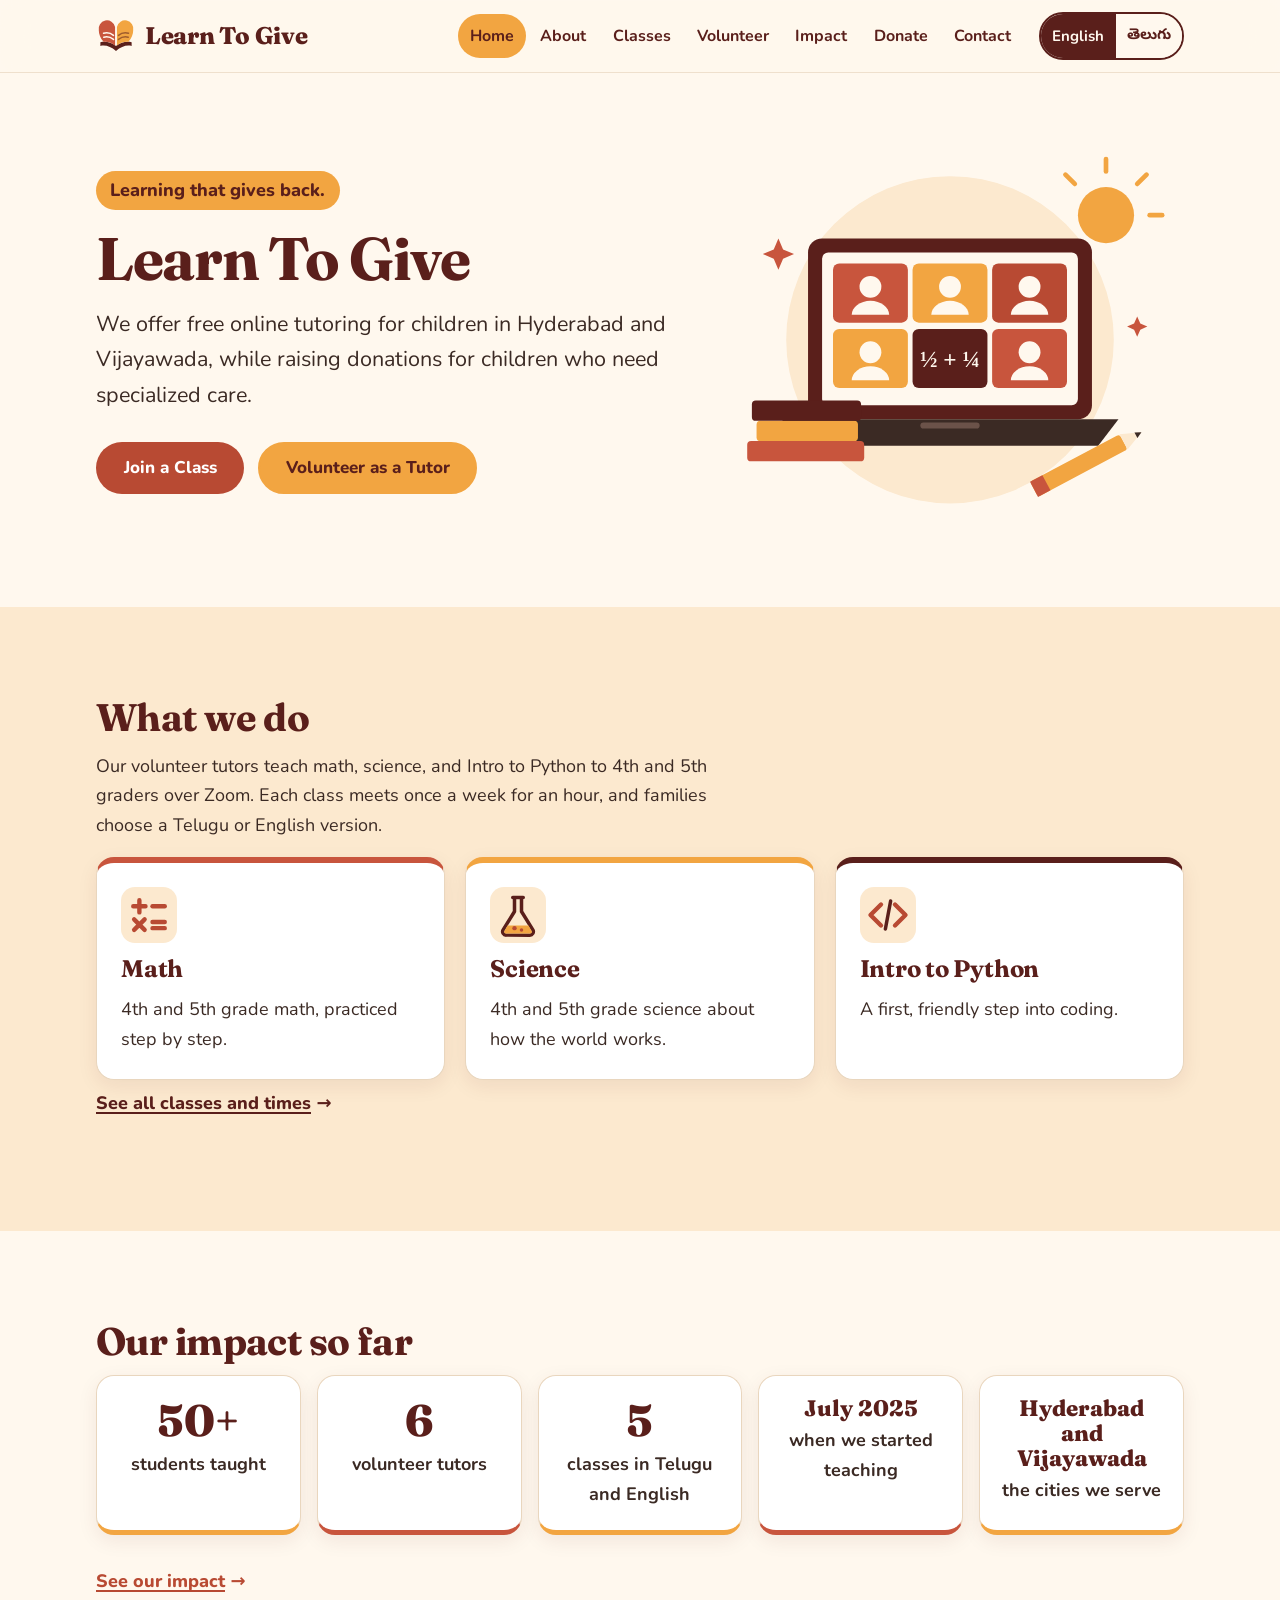
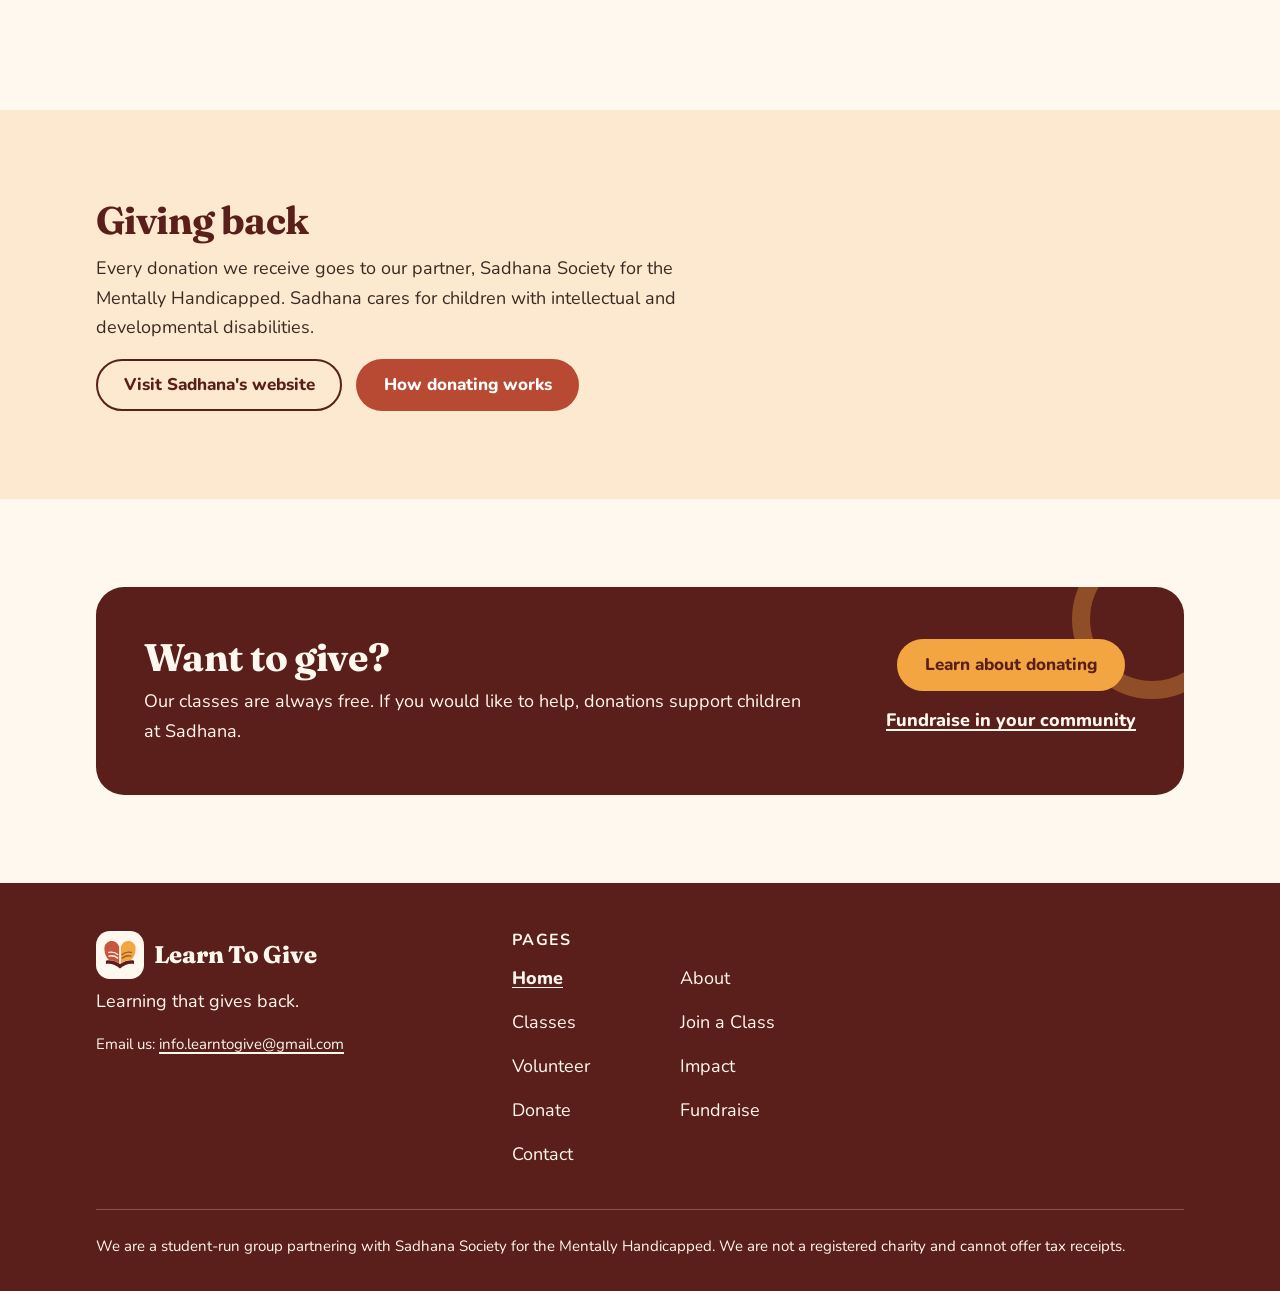
<file: index.html>
<!doctype html>
<html lang="en">
<head>
  <meta charset="utf-8">
  <meta name="viewport" content="width=device-width, initial-scale=1, viewport-fit=cover">
  <title>Learn To Give | Free online tutoring in Telugu and English</title>
  <meta name="description" content="Learn To Give offers free online tutoring over Zoom for 4th and 5th graders in Hyderabad and Vijayawada, in Telugu and English, while raising donations for Sadhana Society.">
  <!-- Canonical and Open Graph URLs use the placeholder domain. See README "Connect a custom domain". -->
  <link rel="canonical" href="https://www.example.com/">
  <link rel="icon" href="images/favicon.svg" type="image/svg+xml">
  <link rel="apple-touch-icon" href="images/apple-touch-icon.png">
  <!-- The site has one light theme, so one theme-color (the header's cream) is correct for both OS schemes. -->
  <meta name="theme-color" content="#FFF8EE">
  <meta name="color-scheme" content="light">
  <meta property="og:type" content="website">
  <meta property="og:site_name" content="Learn To Give">
  <meta property="og:title" content="Learn To Give | Free online tutoring in Telugu and English">
  <meta property="og:description" content="Learn To Give offers free online tutoring over Zoom for 4th and 5th graders in Hyderabad and Vijayawada, in Telugu and English, while raising donations for Sadhana Society.">
  <meta property="og:url" content="https://www.example.com/">
  <meta property="og:image" content="https://www.example.com/images/og-image.png">
  <meta property="og:image:type" content="image/png">
  <meta property="og:image:width" content="1200">
  <meta property="og:image:height" content="630">
  <meta property="og:image:alt" content="The Learn To Give logo, an open book whose pages curve into a heart, with the words Learn To Give: Learning that gives back.">
  <meta name="twitter:image:alt" content="The Learn To Give logo, an open book whose pages curve into a heart, with the words Learn To Give: Learning that gives back.">
  <meta name="twitter:card" content="summary_large_image">
  <meta name="twitter:title" content="Learn To Give | Free online tutoring in Telugu and English">
  <meta name="twitter:description" content="Learn To Give offers free online tutoring over Zoom for 4th and 5th graders in Hyderabad and Vijayawada, in Telugu and English, while raising donations for Sadhana Society.">
  <meta name="twitter:image" content="https://www.example.com/images/og-image.png">
  <link rel="preconnect" href="https://fonts.googleapis.com">
  <link rel="preconnect" href="https://fonts.gstatic.com" crossorigin>
  <link rel="stylesheet" href="https://fonts.googleapis.com/css2?family=Fraunces:opsz,wght@9..144,600;9..144,700;9..144,800&family=Noto+Sans+Telugu:wght@400;600;700&family=Nunito:wght@400;600;700;800&display=swap">
  <link rel="stylesheet" href="css/styles.css">
</head>
<body data-page="home">
  <a class="skip-link" href="#main" data-i18n="skip">Skip to main content</a>

  <header id="site-header" class="site-header">
    <noscript>
      <div class="container noscript-nav">
        <p><a href="index.html"><strong>Learn To Give</strong></a></p>
        <ul>
          <li><a href="index.html">Home</a></li>
          <li><a href="about.html">About</a></li>
          <li><a href="classes.html">Classes</a></li>
          <li><a href="join.html">Join a Class</a></li>
          <li><a href="volunteer.html">Volunteer</a></li>
          <li><a href="impact.html">Impact</a></li>
          <li><a href="donate.html">Donate</a></li>
          <li><a href="fundraise.html">Fundraise</a></li>
          <li><a href="contact.html">Contact</a></li>
        </ul>
        <p class="noscript-note">Some parts of this site, like class times and figures, need JavaScript. You can always email us at <a href="mailto:info.learntogive@gmail.com">info.learntogive@gmail.com</a>.</p>
      </div>
    </noscript>
  </header>

  <main id="main" tabindex="-1">
    <section class="hero" aria-labelledby="hero-title">
      <div class="container hero-grid">
        <div>
          <p class="hero-tagline" data-config="tagline">Learning that gives back.</p>
          <h1 id="hero-title" lang="en" data-config="orgName">Learn To Give</h1>
          <p class="lead" data-config="mission">We offer free online tutoring for children in Hyderabad and Vijayawada, while raising donations for children who need specialized care.</p>
          <div class="btn-row">
            <a class="btn btn-primary" href="join.html" data-i18n="home.ctaJoin">Join a Class</a>
            <a class="btn btn-secondary" href="volunteer.html" data-i18n="home.ctaVolunteer">Volunteer as a Tutor</a>
          </div>
        </div>
        <div class="hero-art">
          <img src="images/hero.svg" data-config-src="images.hero" width="600" height="480" alt="Illustration of an online class on a laptop screen, with books and a pencil" data-i18n-attr="alt:home.heroAlt" fetchpriority="high">
        </div>
      </div>
    </section>

    <section class="section section--tint" aria-labelledby="what-title">
      <div class="container">
        <h2 id="what-title" data-i18n="home.whatTitle">What we do</h2>
        <p class="section-intro" data-i18n="home.whatBody">Our volunteer tutors teach math, science, and Intro to Python to 4th and 5th graders over Zoom. Each class meets once a week for an hour, and families choose a Telugu or English version.</p>
        <ul class="card-grid card-grid--3">
          <li class="card feature-card">
            <img src="images/class-math.svg" data-config-src="images.classIcons.math-4" alt="" width="56" height="56" loading="lazy" decoding="async">
            <h3 data-i18n="home.mathTitle">Math</h3>
            <p data-i18n="home.mathBody">4th and 5th grade math, practiced step by step.</p>
          </li>
          <li class="card feature-card">
            <img src="images/class-science.svg" data-config-src="images.classIcons.science-4" alt="" width="56" height="56" loading="lazy" decoding="async">
            <h3 data-i18n="home.scienceTitle">Science</h3>
            <p data-i18n="home.scienceBody">4th and 5th grade science about how the world works.</p>
          </li>
          <li class="card feature-card">
            <img src="images/class-python.svg" data-config-src="images.classIcons.python" alt="" width="56" height="56" loading="lazy" decoding="async">
            <h3 data-i18n="home.pythonTitle">Intro to Python</h3>
            <p data-i18n="home.pythonBody">A first, friendly step into coding.</p>
          </li>
        </ul>
        <p><a class="link-arrow" href="classes.html" data-i18n="home.whatLink">See all classes and times</a></p>
      </div>
    </section>

    <section class="section" aria-labelledby="impact-title">
      <div class="container">
        <h2 id="impact-title" data-i18n="home.impactTitle">Our impact so far</h2>
        <ul class="stats" data-render="stats"></ul>
        <p><a class="link-arrow" href="impact.html" data-i18n="home.impactLink">See our impact</a></p>
      </div>
    </section>

    <section class="section section--tint" aria-labelledby="giving-title">
      <div class="container">
        <h2 id="giving-title" data-i18n="home.givingTitle">Giving back</h2>
        <p class="section-intro" data-i18n="home.givingBody">Every donation we receive goes to our partner, Sadhana Society for the Mentally Handicapped. Sadhana cares for children with intellectual and developmental disabilities.</p>
        <div class="btn-row">
          <a class="btn btn-outline" href="https://sadhanawelfare.org/" data-config-href="sadhana.url" target="_blank" rel="noopener"><span data-i18n="home.givingSadhanaLink">Visit Sadhana's website</span><span class="visually-hidden" data-i18n="common.newTab">(opens in a new tab)</span></a>
          <a class="btn btn-primary" href="donate.html" data-i18n="home.givingDonateLink">How donating works</a>
        </div>
      </div>
    </section>

    <section class="section" aria-labelledby="banner-title">
      <div class="container">
        <div class="banner">
          <div>
            <h2 id="banner-title" data-i18n="home.bannerTitle">Want to give?</h2>
            <p data-i18n="home.bannerBody">Our classes are always free. If you would like to help, donations support children at Sadhana.</p>
          </div>
          <div class="banner-actions">
            <a class="btn btn-secondary" href="donate.html" data-i18n="home.bannerCta">Learn about donating</a>
            <a class="banner-link" href="fundraise.html" data-i18n="home.bannerFundraise">Fundraise in your community</a>
          </div>
        </div>
      </div>
    </section>
  </main>

  <footer id="site-footer" class="site-footer">
    <noscript>
      <div class="container">
        <p>We are a student-run group partnering with Sadhana Society for the Mentally Handicapped. We are not a registered charity and cannot offer tax receipts.</p>
      </div>
    </noscript>
  </footer>

  <script src="js/site-config.js"></script>
  <script src="js/translations.js"></script>
  <script src="js/components.js"></script>
  <script src="js/main.js"></script>
</body>
</html>
</file>
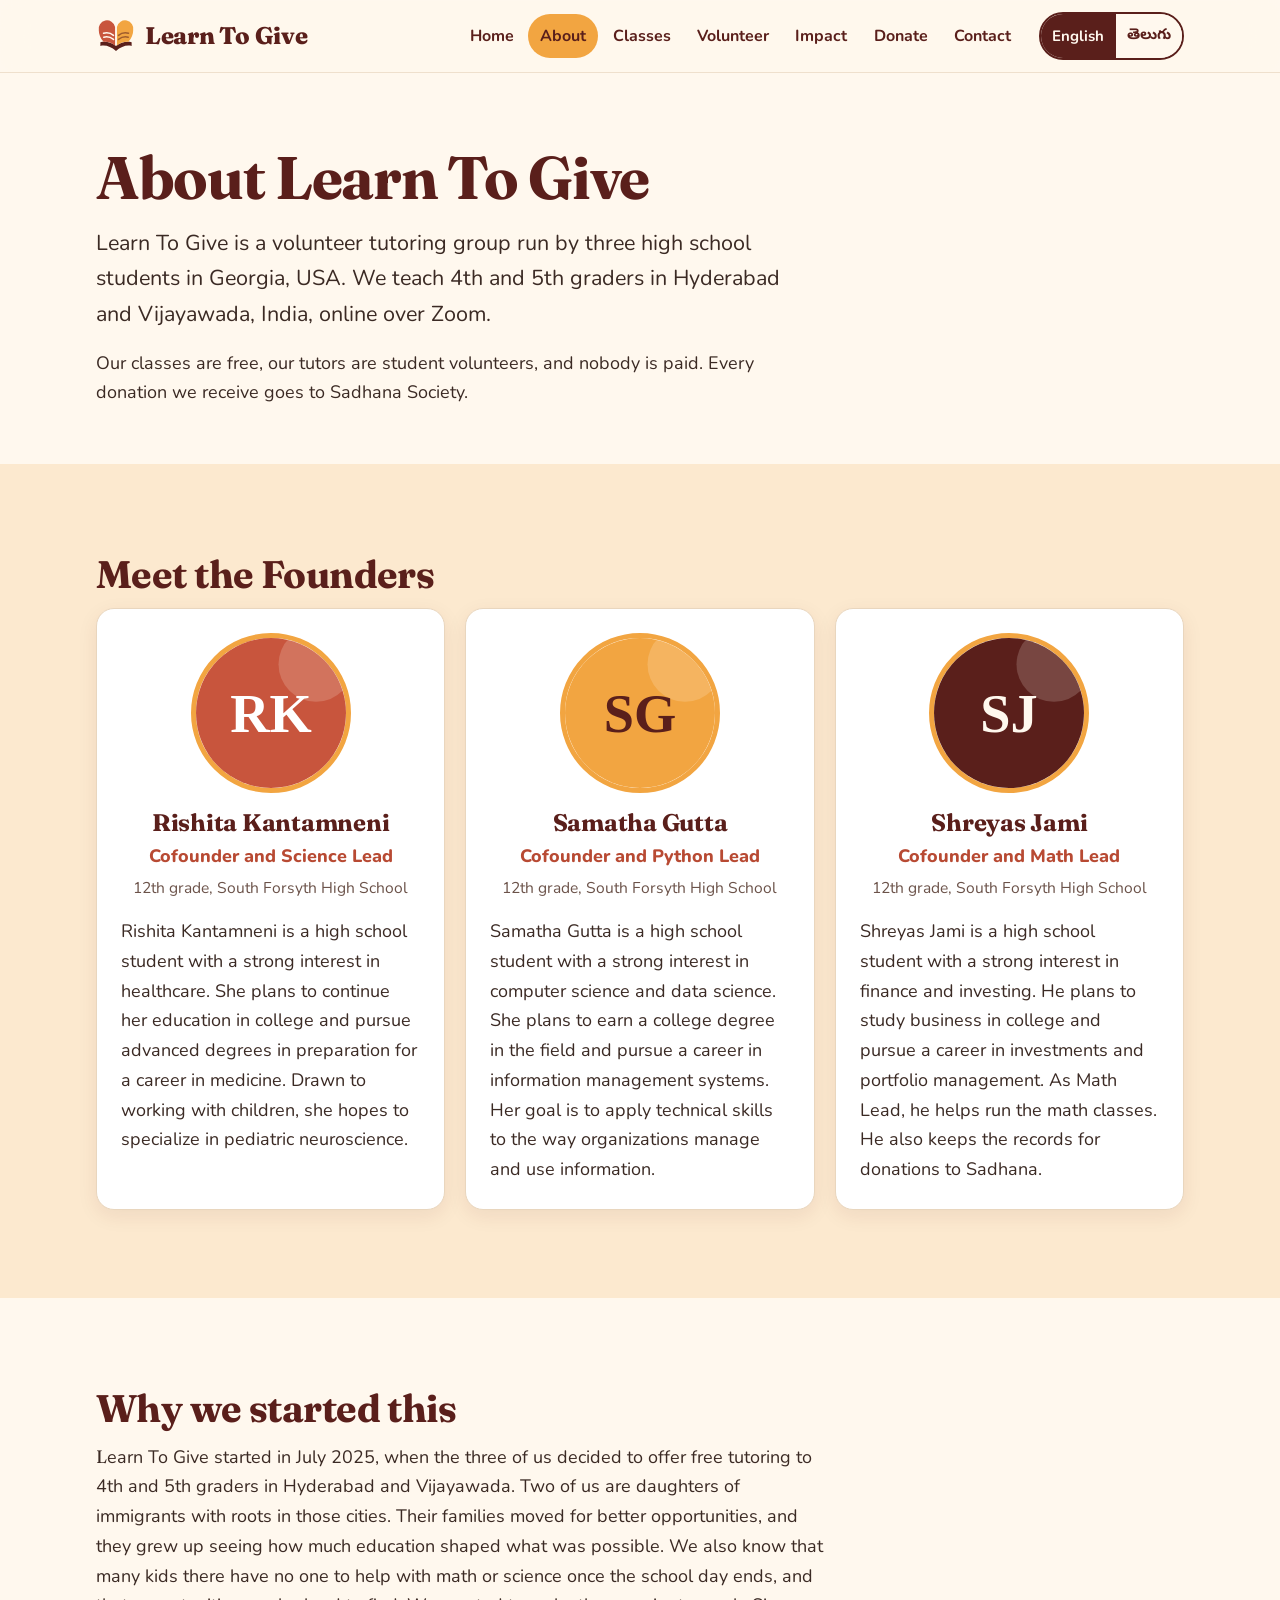
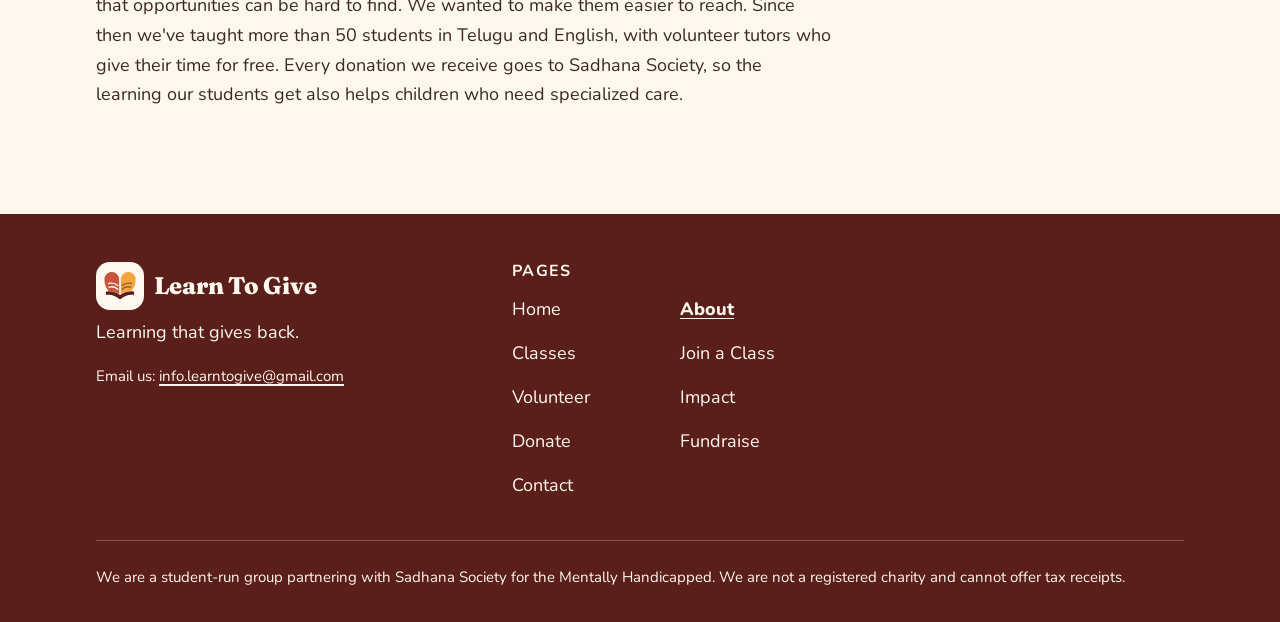
<file: about.html>
<!doctype html>
<html lang="en">
<head>
  <meta charset="utf-8">
  <meta name="viewport" content="width=device-width, initial-scale=1, viewport-fit=cover">
  <title>About Us | Learn To Give</title>
  <meta name="description" content="Meet the three high school students who founded Learn To Give, a volunteer tutoring group teaching 4th and 5th graders in Hyderabad and Vijayawada over Zoom.">
  <!-- Canonical and Open Graph URLs use the placeholder domain. See README "Connect a custom domain". -->
  <link rel="canonical" href="https://www.example.com/about.html">
  <link rel="icon" href="images/favicon.svg" type="image/svg+xml">
  <link rel="apple-touch-icon" href="images/apple-touch-icon.png">
  <!-- The site has one light theme, so one theme-color (the header's cream) is correct for both OS schemes. -->
  <meta name="theme-color" content="#FFF8EE">
  <meta name="color-scheme" content="light">
  <meta property="og:type" content="website">
  <meta property="og:site_name" content="Learn To Give">
  <meta property="og:title" content="About Us | Learn To Give">
  <meta property="og:description" content="Meet the three high school students who founded Learn To Give, a volunteer tutoring group teaching 4th and 5th graders in Hyderabad and Vijayawada over Zoom.">
  <meta property="og:url" content="https://www.example.com/about.html">
  <meta property="og:image" content="https://www.example.com/images/og-image.png">
  <meta property="og:image:type" content="image/png">
  <meta property="og:image:width" content="1200">
  <meta property="og:image:height" content="630">
  <meta property="og:image:alt" content="The Learn To Give logo, an open book whose pages curve into a heart, with the words Learn To Give: Learning that gives back.">
  <meta name="twitter:image:alt" content="The Learn To Give logo, an open book whose pages curve into a heart, with the words Learn To Give: Learning that gives back.">
  <meta name="twitter:card" content="summary_large_image">
  <meta name="twitter:title" content="About Us | Learn To Give">
  <meta name="twitter:description" content="Meet the three high school students who founded Learn To Give, a volunteer tutoring group teaching 4th and 5th graders in Hyderabad and Vijayawada over Zoom.">
  <meta name="twitter:image" content="https://www.example.com/images/og-image.png">
  <link rel="preconnect" href="https://fonts.googleapis.com">
  <link rel="preconnect" href="https://fonts.gstatic.com" crossorigin>
  <link rel="stylesheet" href="https://fonts.googleapis.com/css2?family=Fraunces:opsz,wght@9..144,600;9..144,700;9..144,800&family=Noto+Sans+Telugu:wght@400;600;700&family=Nunito:wght@400;600;700;800&display=swap">
  <link rel="stylesheet" href="css/styles.css">
</head>
<body data-page="about">
  <a class="skip-link" href="#main" data-i18n="skip">Skip to main content</a>

  <header id="site-header" class="site-header">
    <noscript>
      <div class="container noscript-nav">
        <p><a href="index.html"><strong>Learn To Give</strong></a></p>
        <ul>
          <li><a href="index.html">Home</a></li>
          <li><a href="about.html">About</a></li>
          <li><a href="classes.html">Classes</a></li>
          <li><a href="join.html">Join a Class</a></li>
          <li><a href="volunteer.html">Volunteer</a></li>
          <li><a href="impact.html">Impact</a></li>
          <li><a href="donate.html">Donate</a></li>
          <li><a href="fundraise.html">Fundraise</a></li>
          <li><a href="contact.html">Contact</a></li>
        </ul>
        <p class="noscript-note">Some parts of this site, like class times and figures, need JavaScript. You can always email us at <a href="mailto:info.learntogive@gmail.com">info.learntogive@gmail.com</a>.</p>
      </div>
    </noscript>
  </header>

  <main id="main" tabindex="-1">
    <section class="page-hero" aria-labelledby="page-title">
      <div class="container">
        <h1 id="page-title" data-i18n="about.title">About Learn To Give</h1>
        <p class="lead" data-i18n="about.intro1">Learn To Give is a volunteer tutoring group run by three high school students in Georgia, USA. We teach 4th and 5th graders in Hyderabad and Vijayawada, India, online over Zoom.</p>
        <p class="section-intro" data-i18n="about.intro2">Our classes are free, our tutors are student volunteers, and nobody is paid. Every donation we receive goes to Sadhana Society.</p>
      </div>
    </section>

    <section class="section section--tint" aria-labelledby="founders-title">
      <div class="container">
        <h2 id="founders-title" data-i18n="about.foundersTitle">Meet the Founders</h2>
        <p class="te-only-note" data-show-lang="te" hidden data-i18n="about.englishOnlyNote">The founder bios and our story are only in English for now.</p>
        <!-- Founder cards are rendered from SITE_CONFIG.founders in js/site-config.js -->
        <ul class="card-grid card-grid--3" data-render="founders"></ul>
      </div>
    </section>

    <section class="section" aria-labelledby="story-title">
      <div class="container">
        <h2 id="story-title" data-i18n="about.storyTitle">Why we started this</h2>
        <!-- The founders' story stays in English (lang="en") in both languages until a real translation exists.
             Its text lives in js/translations.js under "about.story". This copy is the no-JavaScript fallback. -->
        <div class="story" lang="en">
          <p data-i18n="about.story">Learn To Give started in July 2025, when the three of us decided to offer free tutoring to 4th and 5th graders in Hyderabad and Vijayawada. Two of us are daughters of immigrants with roots in those cities. Their families moved for better opportunities, and they grew up seeing how much education shaped what was possible. We also know that many kids there have no one to help with math or science once the school day ends, and that opportunities can be hard to find. We wanted to make them easier to reach. Since then we've taught more than 50 students in Telugu and English, with volunteer tutors who give their time for free. Every donation we receive goes to Sadhana Society, so the learning our students get also helps children who need specialized care.</p>
        </div>
      </div>
    </section>
  </main>

  <footer id="site-footer" class="site-footer">
    <noscript>
      <div class="container">
        <p>We are a student-run group partnering with Sadhana Society for the Mentally Handicapped. We are not a registered charity and cannot offer tax receipts.</p>
      </div>
    </noscript>
  </footer>

  <script src="js/site-config.js"></script>
  <script src="js/translations.js"></script>
  <script src="js/components.js"></script>
  <script src="js/main.js"></script>
</body>
</html>
</file>
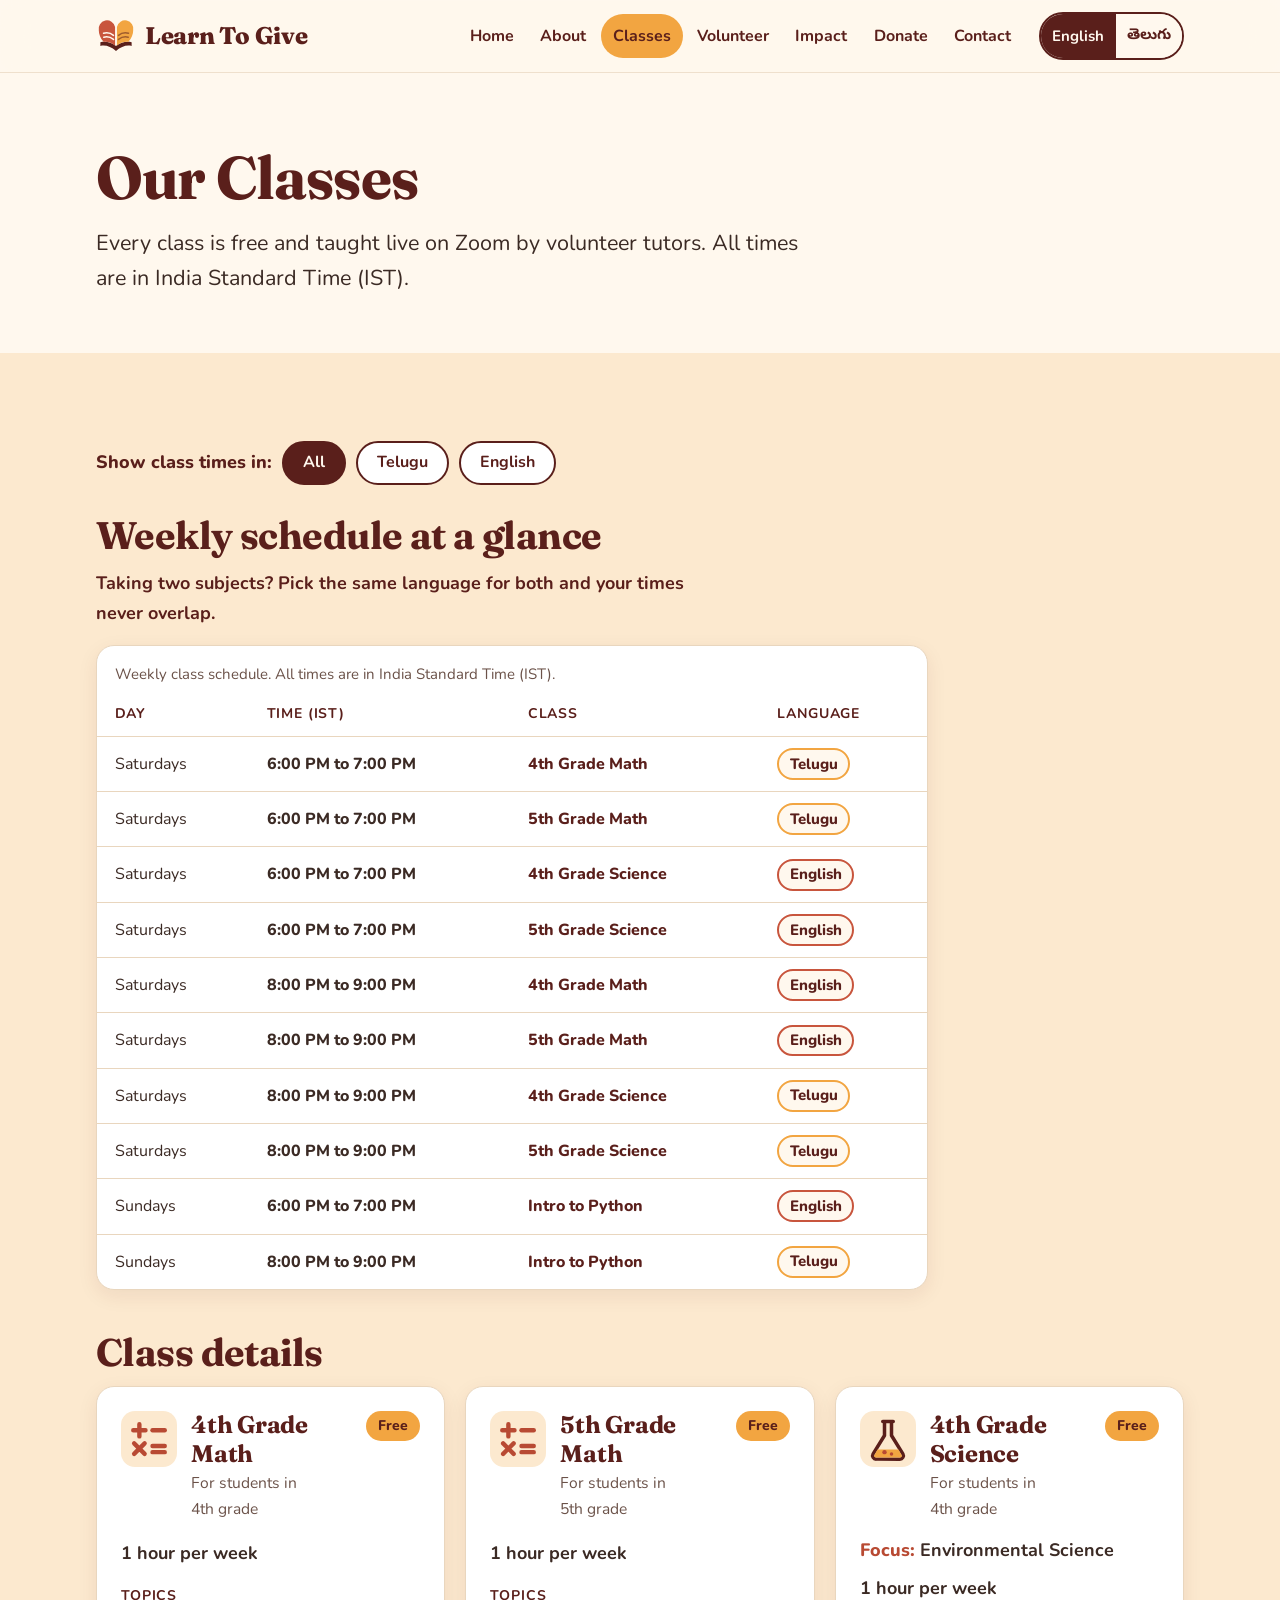
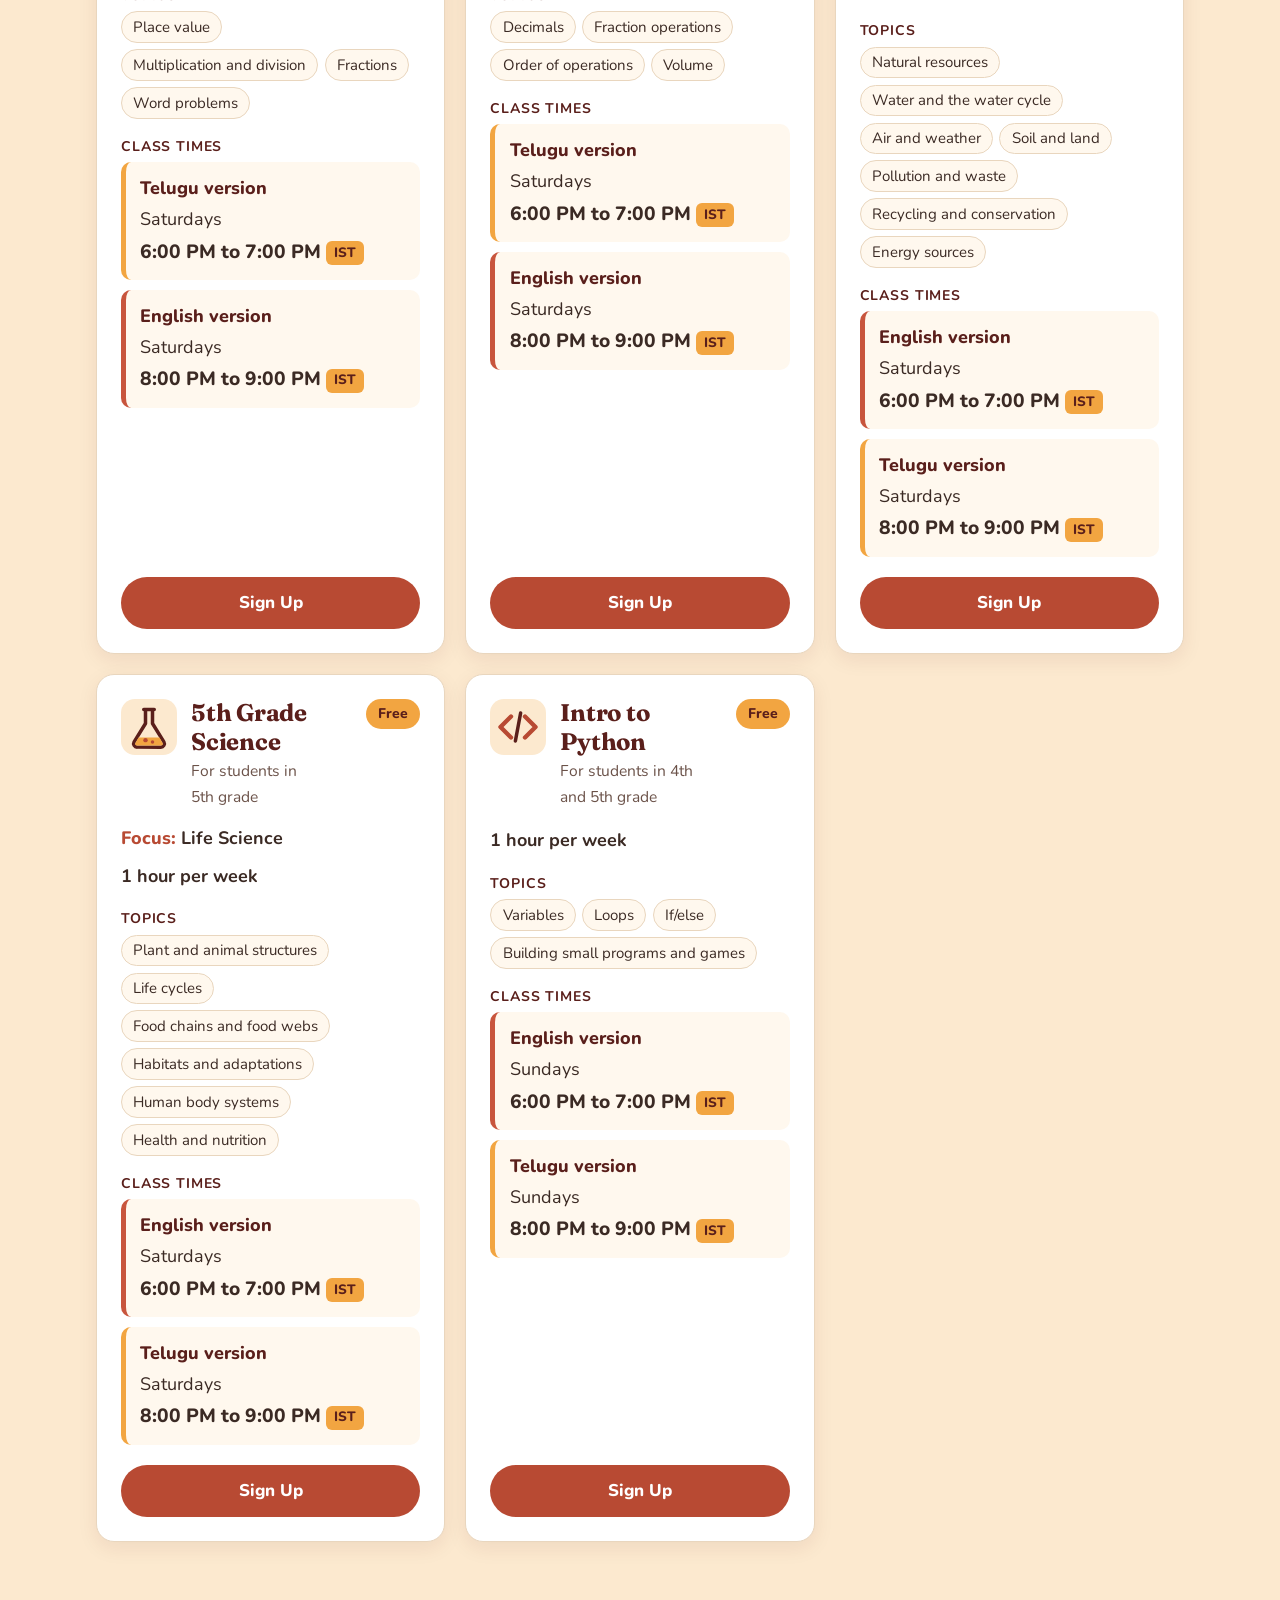
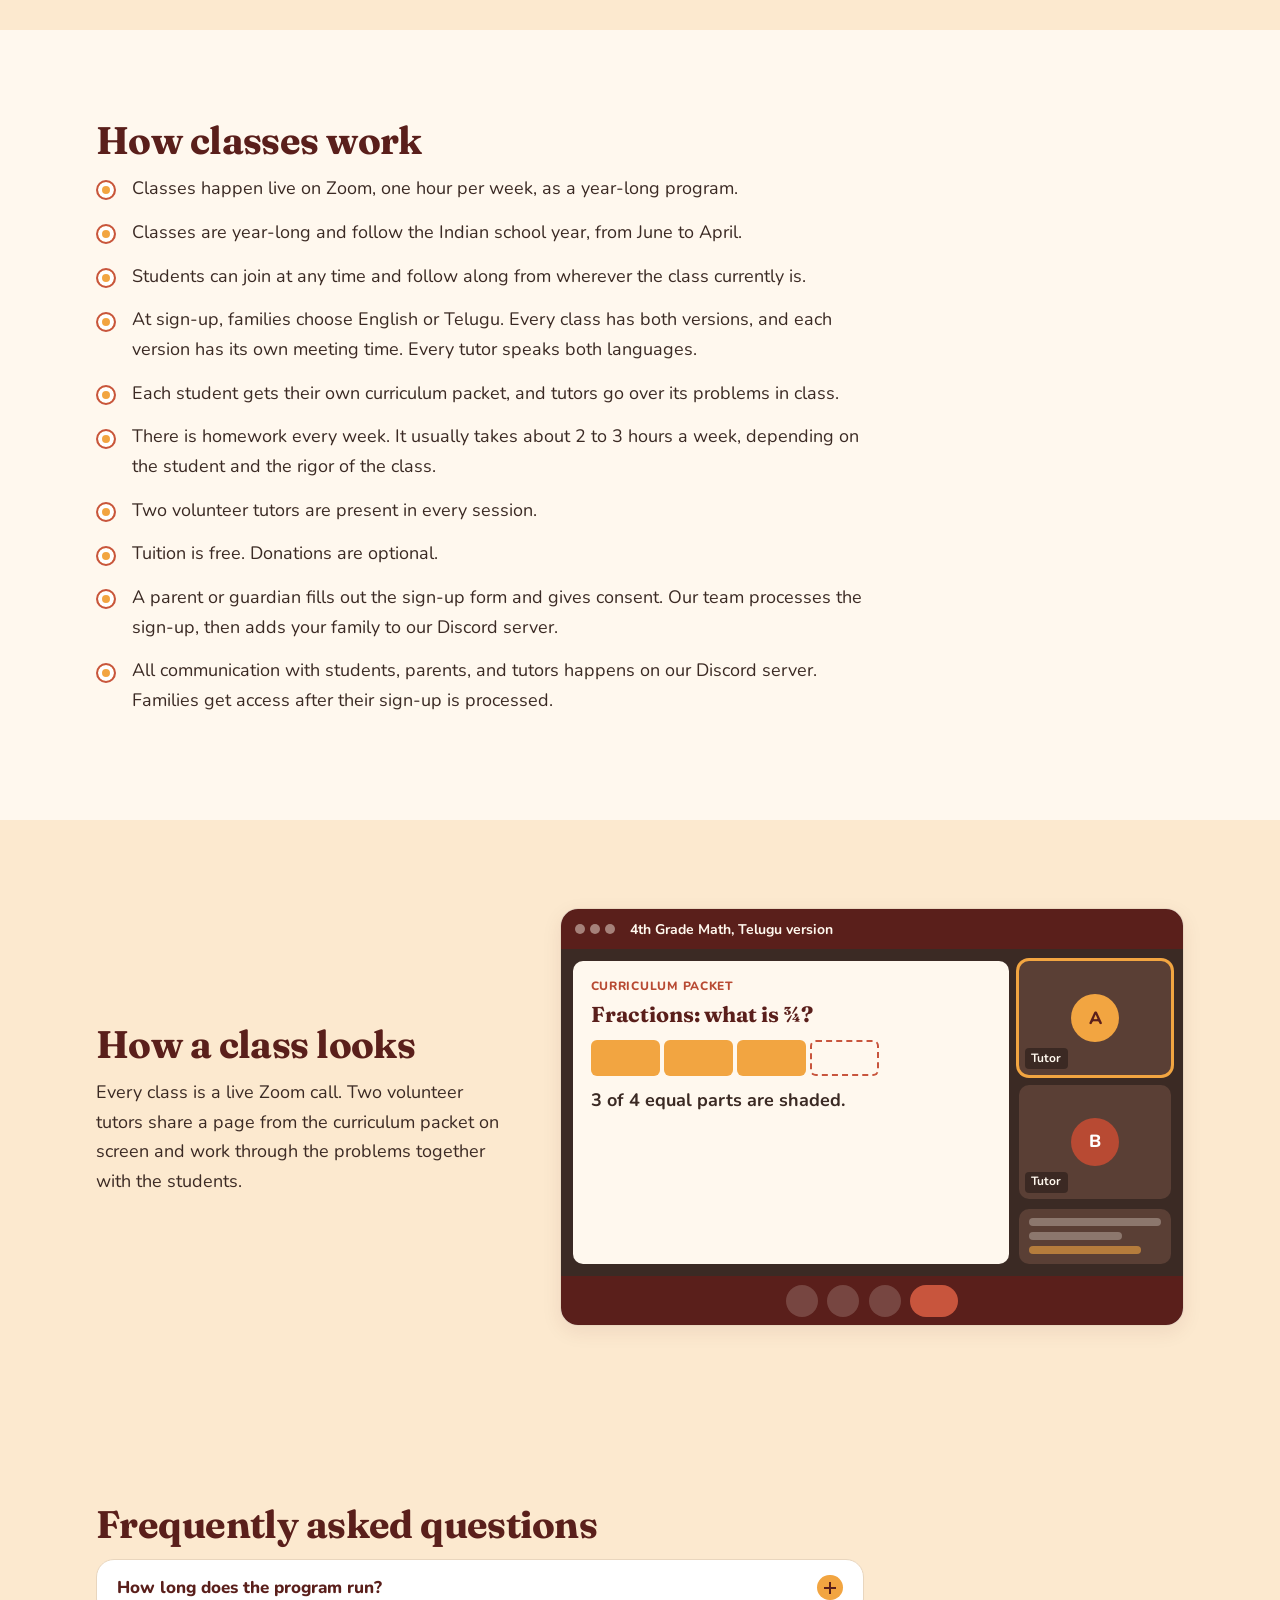
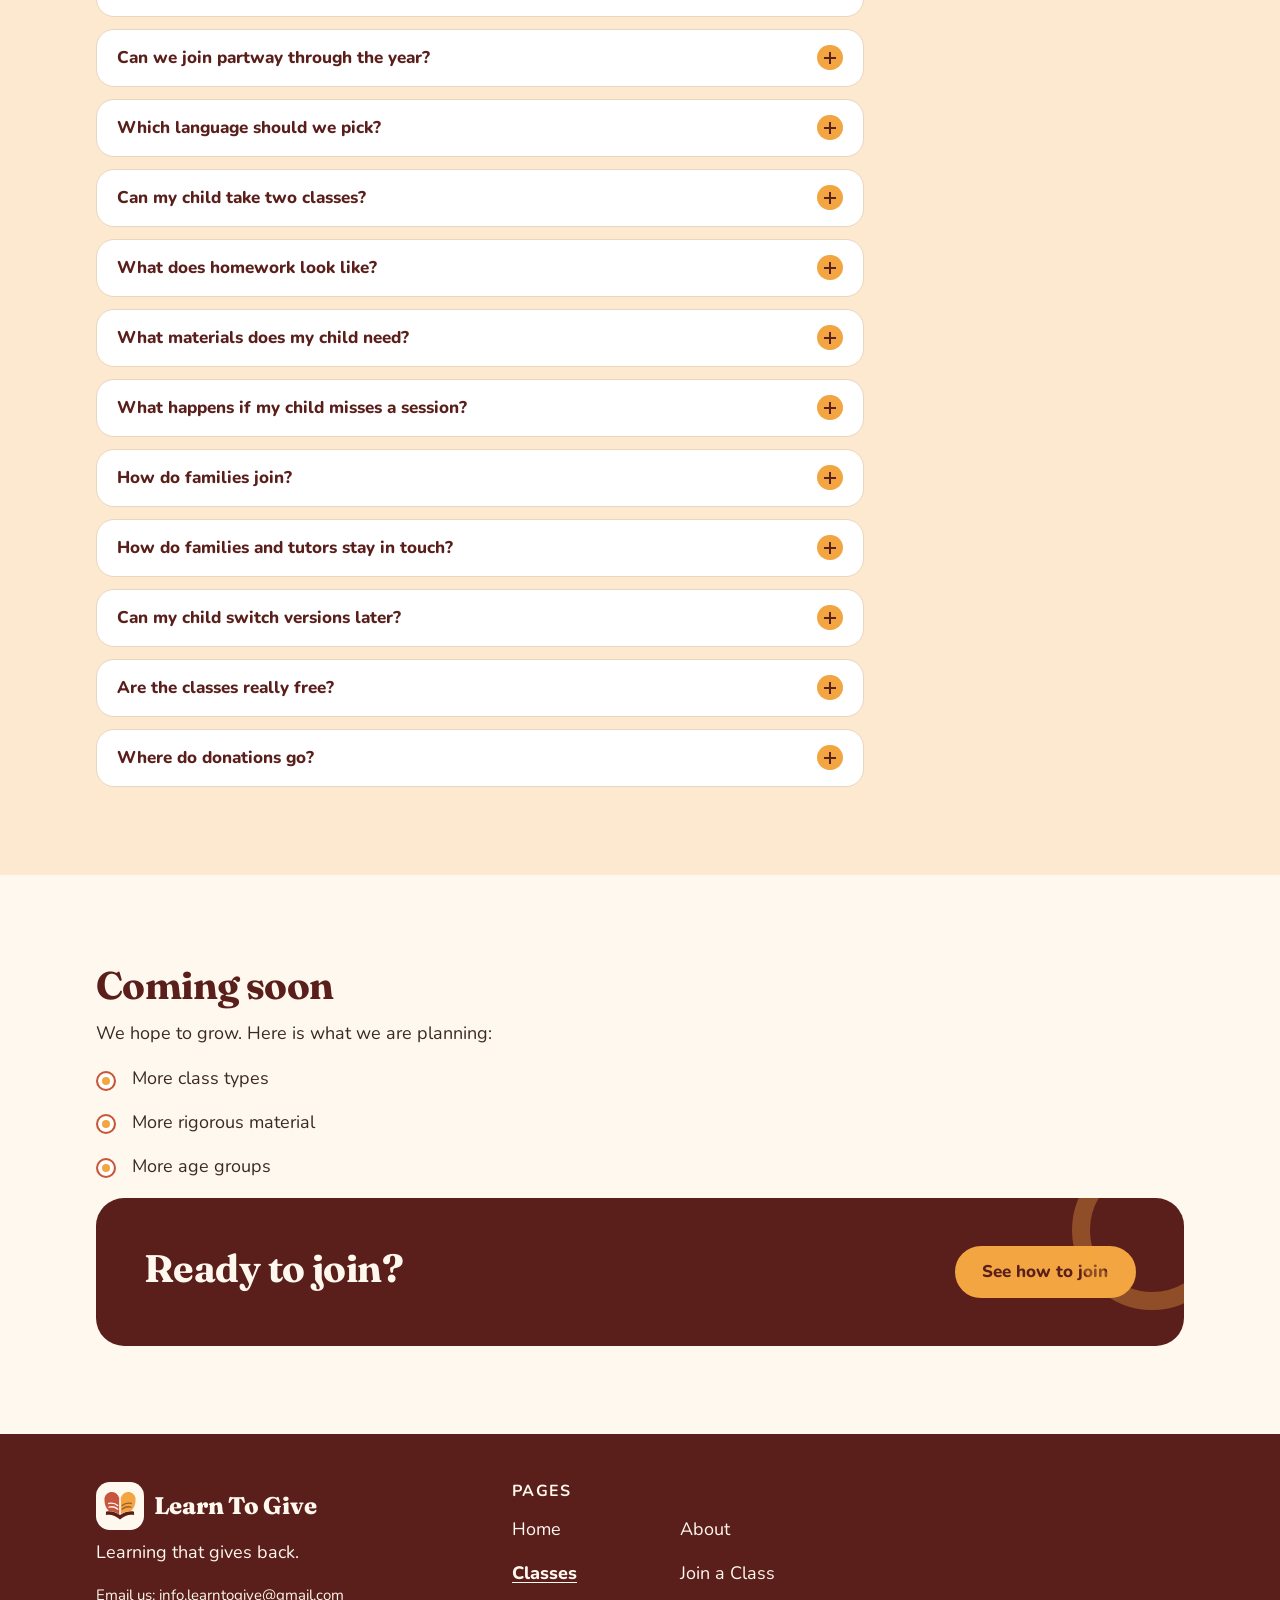
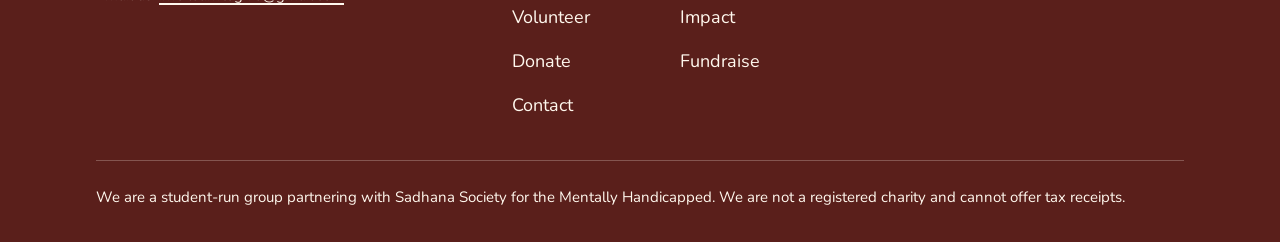
<file: classes.html>
<!doctype html>
<html lang="en">
<head>
  <meta charset="utf-8">
  <meta name="viewport" content="width=device-width, initial-scale=1, viewport-fit=cover">
  <title>Free Classes | Learn To Give</title>
  <meta name="description" content="Free, year-long Zoom classes in math, science, and Intro to Python for 4th and 5th graders, taught in Telugu and English. Weekly schedule in IST.">
  <!-- Canonical and Open Graph URLs use the placeholder domain. See README "Connect a custom domain". -->
  <link rel="canonical" href="https://www.example.com/classes.html">
  <link rel="icon" href="images/favicon.svg" type="image/svg+xml">
  <link rel="apple-touch-icon" href="images/apple-touch-icon.png">
  <!-- The site has one light theme, so one theme-color (the header's cream) is correct for both OS schemes. -->
  <meta name="theme-color" content="#FFF8EE">
  <meta name="color-scheme" content="light">
  <meta property="og:type" content="website">
  <meta property="og:site_name" content="Learn To Give">
  <meta property="og:title" content="Free Classes | Learn To Give">
  <meta property="og:description" content="Free, year-long Zoom classes in math, science, and Intro to Python for 4th and 5th graders, taught in Telugu and English. Weekly schedule in IST.">
  <meta property="og:url" content="https://www.example.com/classes.html">
  <meta property="og:image" content="https://www.example.com/images/og-image.png">
  <meta property="og:image:type" content="image/png">
  <meta property="og:image:width" content="1200">
  <meta property="og:image:height" content="630">
  <meta property="og:image:alt" content="The Learn To Give logo, an open book whose pages curve into a heart, with the words Learn To Give: Learning that gives back.">
  <meta name="twitter:image:alt" content="The Learn To Give logo, an open book whose pages curve into a heart, with the words Learn To Give: Learning that gives back.">
  <meta name="twitter:card" content="summary_large_image">
  <meta name="twitter:title" content="Free Classes | Learn To Give">
  <meta name="twitter:description" content="Free, year-long Zoom classes in math, science, and Intro to Python for 4th and 5th graders, taught in Telugu and English. Weekly schedule in IST.">
  <meta name="twitter:image" content="https://www.example.com/images/og-image.png">
  <link rel="preconnect" href="https://fonts.googleapis.com">
  <link rel="preconnect" href="https://fonts.gstatic.com" crossorigin>
  <link rel="stylesheet" href="https://fonts.googleapis.com/css2?family=Fraunces:opsz,wght@9..144,600;9..144,700;9..144,800&family=Noto+Sans+Telugu:wght@400;600;700&family=Nunito:wght@400;600;700;800&display=swap">
  <link rel="stylesheet" href="css/styles.css">
</head>
<body data-page="classes">
  <a class="skip-link" href="#main" data-i18n="skip">Skip to main content</a>

  <header id="site-header" class="site-header">
    <noscript>
      <div class="container noscript-nav">
        <p><a href="index.html"><strong>Learn To Give</strong></a></p>
        <ul>
          <li><a href="index.html">Home</a></li>
          <li><a href="about.html">About</a></li>
          <li><a href="classes.html">Classes</a></li>
          <li><a href="join.html">Join a Class</a></li>
          <li><a href="volunteer.html">Volunteer</a></li>
          <li><a href="impact.html">Impact</a></li>
          <li><a href="donate.html">Donate</a></li>
          <li><a href="fundraise.html">Fundraise</a></li>
          <li><a href="contact.html">Contact</a></li>
        </ul>
        <p class="noscript-note">Some parts of this site, like class times and figures, need JavaScript. You can always email us at <a href="mailto:info.learntogive@gmail.com">info.learntogive@gmail.com</a>.</p>
      </div>
    </noscript>
  </header>

  <main id="main" tabindex="-1">
    <section class="page-hero" aria-labelledby="page-title">
      <div class="container">
        <h1 id="page-title" data-i18n="classes.title">Our Classes</h1>
        <p class="lead" data-i18n="classes.intro">Every class is free and taught live on Zoom by volunteer tutors. All times are in India Standard Time (IST).</p>
      </div>
    </section>

    <section class="section section--tint" aria-labelledby="schedule-title">
      <div class="container">
        <!-- The filter applies to the schedule table and to the times on every class card. -->
        <div class="filter-bar js-only" role="group" aria-labelledby="filter-label">
          <p id="filter-label" class="filter-label" data-i18n="classes.filterLabel">Show class times in:</p>
          <button type="button" class="filter-btn" data-filter="all" aria-pressed="true" data-i18n="classes.filterAll">All</button>
          <button type="button" class="filter-btn" data-filter="Telugu" aria-pressed="false" data-i18n="lang:Telugu">Telugu</button>
          <button type="button" class="filter-btn" data-filter="English" aria-pressed="false" data-i18n="lang:English">English</button>
        </div>

        <h2 id="schedule-title" data-i18n="schedule.title">Weekly schedule at a glance</h2>
        <p class="schedule-note js-only" data-i18n="schedule.note">Taking two subjects? Pick the same language for both and your times never overlap.</p>
        <!-- Generated from SITE_CONFIG.classes. On phones the table scrolls inside this box, not the page. -->
        <div class="table-scroll js-only" role="region" aria-labelledby="schedule-title" tabindex="0" data-render="schedule"></div>

        <h2 id="class-list-title" class="class-list-title" data-i18n="classes.listTitle">Class details</h2>
        <!-- Class cards are rendered from SITE_CONFIG.classes in js/site-config.js -->
        <ul class="class-list" data-render="classes" aria-labelledby="class-list-title"></ul>
      </div>
    </section>

    <section class="section" aria-labelledby="how-title">
      <div class="container">
        <h2 id="how-title" data-i18n="classes.howTitle">How classes work</h2>
        <ul class="info-list">
          <li data-i18n="classes.howZoom">Classes happen live on Zoom, one hour per week, as a year-long program.</li>
          <li data-i18n="classes.howYear">Classes are year-long and follow the Indian school year, from June to April.</li>
          <li data-i18n="classes.howJoinAnytime">Students can join at any time and follow along from wherever the class currently is.</li>
          <li data-i18n="classes.howLanguage">At sign-up, families choose English or Telugu. Every class has both versions, and each version has its own meeting time. Every tutor speaks both languages.</li>
          <li data-i18n="classes.howPacket">Each student gets their own curriculum packet, and tutors go over its problems in class.</li>
          <li data-i18n="classes.howHomework">There is homework every week. It usually takes about 2 to 3 hours a week, depending on the student and the rigor of the class.</li>
          <li data-i18n="classes.howTutors">Two volunteer tutors are present in every session.</li>
          <li data-i18n="classes.howFree">Tuition is free. Donations are optional.</li>
          <li data-i18n="classes.howSignup">A parent or guardian fills out the sign-up form and gives consent. Our team processes the sign-up, then adds your family to our Discord server.</li>
          <li data-i18n="classes.howDiscord" data-show-if="discord.enabled">All communication with students, parents, and tutors happens on our Discord server. Families get access after their sign-up is processed.</li>
        </ul>
      </div>
    </section>

    <section class="section section--tint" aria-labelledby="look-title">
      <div class="container class-look">
        <div>
          <h2 id="look-title" data-i18n="classes.lookTitle">How a class looks</h2>
          <p class="section-intro" data-i18n="classes.lookBody">Every class is a live Zoom call. Two volunteer tutors share a page from the curriculum packet on screen and work through the problems together with the students.</p>
        </div>
        <!-- Illustration built in HTML/CSS (chosen with the prototype skill over an SVG version, because its text
             translates and it reflows on phones). Tutors are shown as initials only. No children, no faces. -->
        <figure class="cw" role="img" aria-label="Illustration of a Zoom class: a shared lesson slide on fractions, with two tutor tiles showing initials and a chat panel." data-i18n-attr="aria-label:classes.lookAlt">
          <div class="cw-bar" aria-hidden="true"><span class="cw-dots"><i></i><i></i><i></i></span><span class="cw-title" data-i18n="classes.lookWindowTitle">4th Grade Math, Telugu version</span></div>
          <div class="cw-body" aria-hidden="true">
            <div class="cw-slide">
              <p class="cw-slide-kicker" data-i18n="classes.lookKicker">Curriculum packet</p>
              <p class="cw-slide-title" data-i18n="classes.lookSlideTitle">Fractions: what is ¾?</p>
              <div class="cw-bar-model"><span></span><span></span><span></span><span></span></div>
              <p class="cw-slide-q" data-i18n="classes.lookSlideBody">3 of 4 equal parts are shaded.</p>
            </div>
            <div class="cw-side">
              <div class="cw-tiles">
                <div class="cw-tile is-speaking"><span class="cw-initials">A</span><span class="cw-name" data-i18n="classes.lookTutor">Tutor</span></div>
                <div class="cw-tile"><span class="cw-initials">B</span><span class="cw-name" data-i18n="classes.lookTutor">Tutor</span></div>
              </div>
              <div class="cw-chat"><i></i><i></i><i></i></div>
            </div>
          </div>
          <div class="cw-tools" aria-hidden="true"><i></i><i></i><i></i><i></i></div>
        </figure>
      </div>
    </section>

    <!-- Gallery: only added when SITE_CONFIG.images.gallery has photos. Nothing is rendered by default. -->
    <div data-render="gallery"></div>

    <!-- Curriculum packet samples: only added when SITE_CONFIG.curriculumSamples has entries. -->
    <div data-render="samples"></div>

    <section class="section section--tint" aria-labelledby="faq-title">
      <div class="container">
        <h2 id="faq-title" data-i18n="classes.faqTitle">Frequently asked questions</h2>
        <div class="accordion">
          <div class="accordion-item">
            <h3 class="accordion-heading"><button type="button" class="accordion-trigger" id="faq-1-btn" aria-expanded="true" aria-controls="faq-1"><span data-i18n="faq.q1">How long does the program run?</span><span class="accordion-icon" aria-hidden="true"></span></button></h3>
            <div class="accordion-panel" id="faq-1" role="region" aria-labelledby="faq-1-btn"><p data-i18n="faq.a1">It is a year-long program that follows the Indian school year, from June to April. Each class meets once a week for one hour.</p></div>
          </div>
          <div class="accordion-item">
            <h3 class="accordion-heading"><button type="button" class="accordion-trigger" id="faq-10-btn" aria-expanded="true" aria-controls="faq-10"><span data-i18n="faq.q10">Can we join partway through the year?</span><span class="accordion-icon" aria-hidden="true"></span></button></h3>
            <div class="accordion-panel" id="faq-10" role="region" aria-labelledby="faq-10-btn"><p data-i18n="faq.a10">Yes. Students can join at any time and follow along from wherever the class currently is.</p></div>
          </div>
          <div class="accordion-item">
            <h3 class="accordion-heading"><button type="button" class="accordion-trigger" id="faq-6-btn" aria-expanded="true" aria-controls="faq-6"><span data-i18n="faq.q6">Which language should we pick?</span><span class="accordion-icon" aria-hidden="true"></span></button></h3>
            <div class="accordion-panel" id="faq-6" role="region" aria-labelledby="faq-6-btn"><p data-i18n="faq.a6">Pick the language your child is most comfortable learning in. You choose at sign-up. Both versions follow the same curriculum, and every tutor speaks both languages.</p></div>
          </div>
          <div class="accordion-item">
            <h3 class="accordion-heading"><button type="button" class="accordion-trigger" id="faq-11-btn" aria-expanded="true" aria-controls="faq-11"><span data-i18n="faq.q11">Can my child take two classes?</span><span class="accordion-icon" aria-hidden="true"></span></button></h3>
            <div class="accordion-panel" id="faq-11" role="region" aria-labelledby="faq-11-btn"><p data-i18n="faq.a11">Yes. The English version of one subject meets at the same time as the Telugu version of the other subject, then they trade. If you pick the same language for both classes, the times never overlap.</p></div>
          </div>
          <div class="accordion-item">
            <h3 class="accordion-heading"><button type="button" class="accordion-trigger" id="faq-2-btn" aria-expanded="true" aria-controls="faq-2"><span data-i18n="faq.q2">What does homework look like?</span><span class="accordion-icon" aria-hidden="true"></span></button></h3>
            <div class="accordion-panel" id="faq-2" role="region" aria-labelledby="faq-2-btn"><p data-i18n="faq.a2">Students get homework every week from their curriculum packet. It usually takes about 2 to 3 hours a week, depending on the student and the rigor of the class.</p></div>
          </div>
          <div class="accordion-item">
            <h3 class="accordion-heading"><button type="button" class="accordion-trigger" id="faq-3-btn" aria-expanded="true" aria-controls="faq-3"><span data-i18n="faq.q3">What materials does my child need?</span><span class="accordion-icon" aria-hidden="true"></span></button></h3>
            <div class="accordion-panel" id="faq-3" role="region" aria-labelledby="faq-3-btn"><p data-i18n="faq.a3">A device that can join Zoom, a steady internet connection, their curriculum packet, and something to write with. For Intro to Python, a computer works best.</p></div>
          </div>
          <div class="accordion-item">
            <h3 class="accordion-heading"><button type="button" class="accordion-trigger" id="faq-4-btn" aria-expanded="true" aria-controls="faq-4"><span data-i18n="faq.q4">What happens if my child misses a session?</span><span class="accordion-icon" aria-hidden="true"></span></button></h3>
            <div class="accordion-panel" id="faq-4" role="region" aria-labelledby="faq-4-btn"><p data-i18n="faq.a4">Please let us know on our Discord server if your child will miss a class. The curriculum packet helps students catch up, and they can bring questions to the next session.</p></div>
          </div>
          <div class="accordion-item">
            <h3 class="accordion-heading"><button type="button" class="accordion-trigger" id="faq-5-btn" aria-expanded="true" aria-controls="faq-5"><span data-i18n="faq.q5">How do families join?</span><span class="accordion-icon" aria-hidden="true"></span></button></h3>
            <div class="accordion-panel" id="faq-5" role="region" aria-labelledby="faq-5-btn"><p data-i18n="faq.a5">A parent or guardian fills out our sign-up form and gives consent. Our team processes the sign-up, then adds your family to our Discord server and sends the information you need to join.</p></div>
          </div>
          <div class="accordion-item" data-show-if="discord.enabled">
            <h3 class="accordion-heading"><button type="button" class="accordion-trigger" id="faq-12-btn" aria-expanded="true" aria-controls="faq-12"><span data-i18n="faq.q12">How do families and tutors stay in touch?</span><span class="accordion-icon" aria-hidden="true"></span></button></h3>
            <div class="accordion-panel" id="faq-12" role="region" aria-labelledby="faq-12-btn"><p data-i18n="faq.a12">All communication with students, parents, and tutors happens on our Discord server. Your family gets access after your sign-up is processed, so we never post an invite link publicly.</p></div>
          </div>
          <div class="accordion-item">
            <h3 class="accordion-heading"><button type="button" class="accordion-trigger" id="faq-7-btn" aria-expanded="true" aria-controls="faq-7"><span data-i18n="faq.q7">Can my child switch versions later?</span><span class="accordion-icon" aria-hidden="true"></span></button></h3>
            <div class="accordion-panel" id="faq-7" role="region" aria-labelledby="faq-7-btn"><p data-i18n="faq.a7">Please email us if you would like to switch, and we will let you know what is possible.</p></div>
          </div>
          <div class="accordion-item">
            <h3 class="accordion-heading"><button type="button" class="accordion-trigger" id="faq-8-btn" aria-expanded="true" aria-controls="faq-8"><span data-i18n="faq.q8">Are the classes really free?</span><span class="accordion-icon" aria-hidden="true"></span></button></h3>
            <div class="accordion-panel" id="faq-8" role="region" aria-labelledby="faq-8-btn"><p data-i18n="faq.a8">Yes. Classes are free for every student. Our tutors are volunteers and nobody is paid. Donations are optional.</p></div>
          </div>
          <div class="accordion-item">
            <h3 class="accordion-heading"><button type="button" class="accordion-trigger" id="faq-9-btn" aria-expanded="true" aria-controls="faq-9"><span data-i18n="faq.q9">Where do donations go?</span><span class="accordion-icon" aria-hidden="true"></span></button></h3>
            <div class="accordion-panel" id="faq-9" role="region" aria-labelledby="faq-9-btn"><p data-i18n="faq.a9">Every donation goes to our partner, Sadhana Society for the Mentally Handicapped, which cares for children with intellectual and developmental disabilities.</p></div>
          </div>
        </div>
      </div>
    </section>

    <section class="section" aria-labelledby="coming-title">
      <div class="container">
        <h2 id="coming-title" data-i18n="classes.comingTitle">Coming soon</h2>
        <p data-i18n="classes.comingIntro">We hope to grow. Here is what we are planning:</p>
        <ul class="info-list">
          <li data-i18n="classes.coming1">More class types</li>
          <li data-i18n="classes.coming2">More rigorous material</li>
          <li data-i18n="classes.coming3">More age groups</li>
        </ul>
        <div class="banner">
          <h2 data-i18n="classes.ctaTitle">Ready to join?</h2>
          <a class="btn btn-secondary" href="join.html" data-i18n="classes.ctaButton">See how to join</a>
        </div>
      </div>
    </section>
  </main>

  <footer id="site-footer" class="site-footer">
    <noscript>
      <div class="container">
        <p>We are a student-run group partnering with Sadhana Society for the Mentally Handicapped. We are not a registered charity and cannot offer tax receipts.</p>
      </div>
    </noscript>
  </footer>

  <script src="js/site-config.js"></script>
  <script src="js/translations.js"></script>
  <script src="js/components.js"></script>
  <script src="js/main.js"></script>
</body>
</html>
</file>
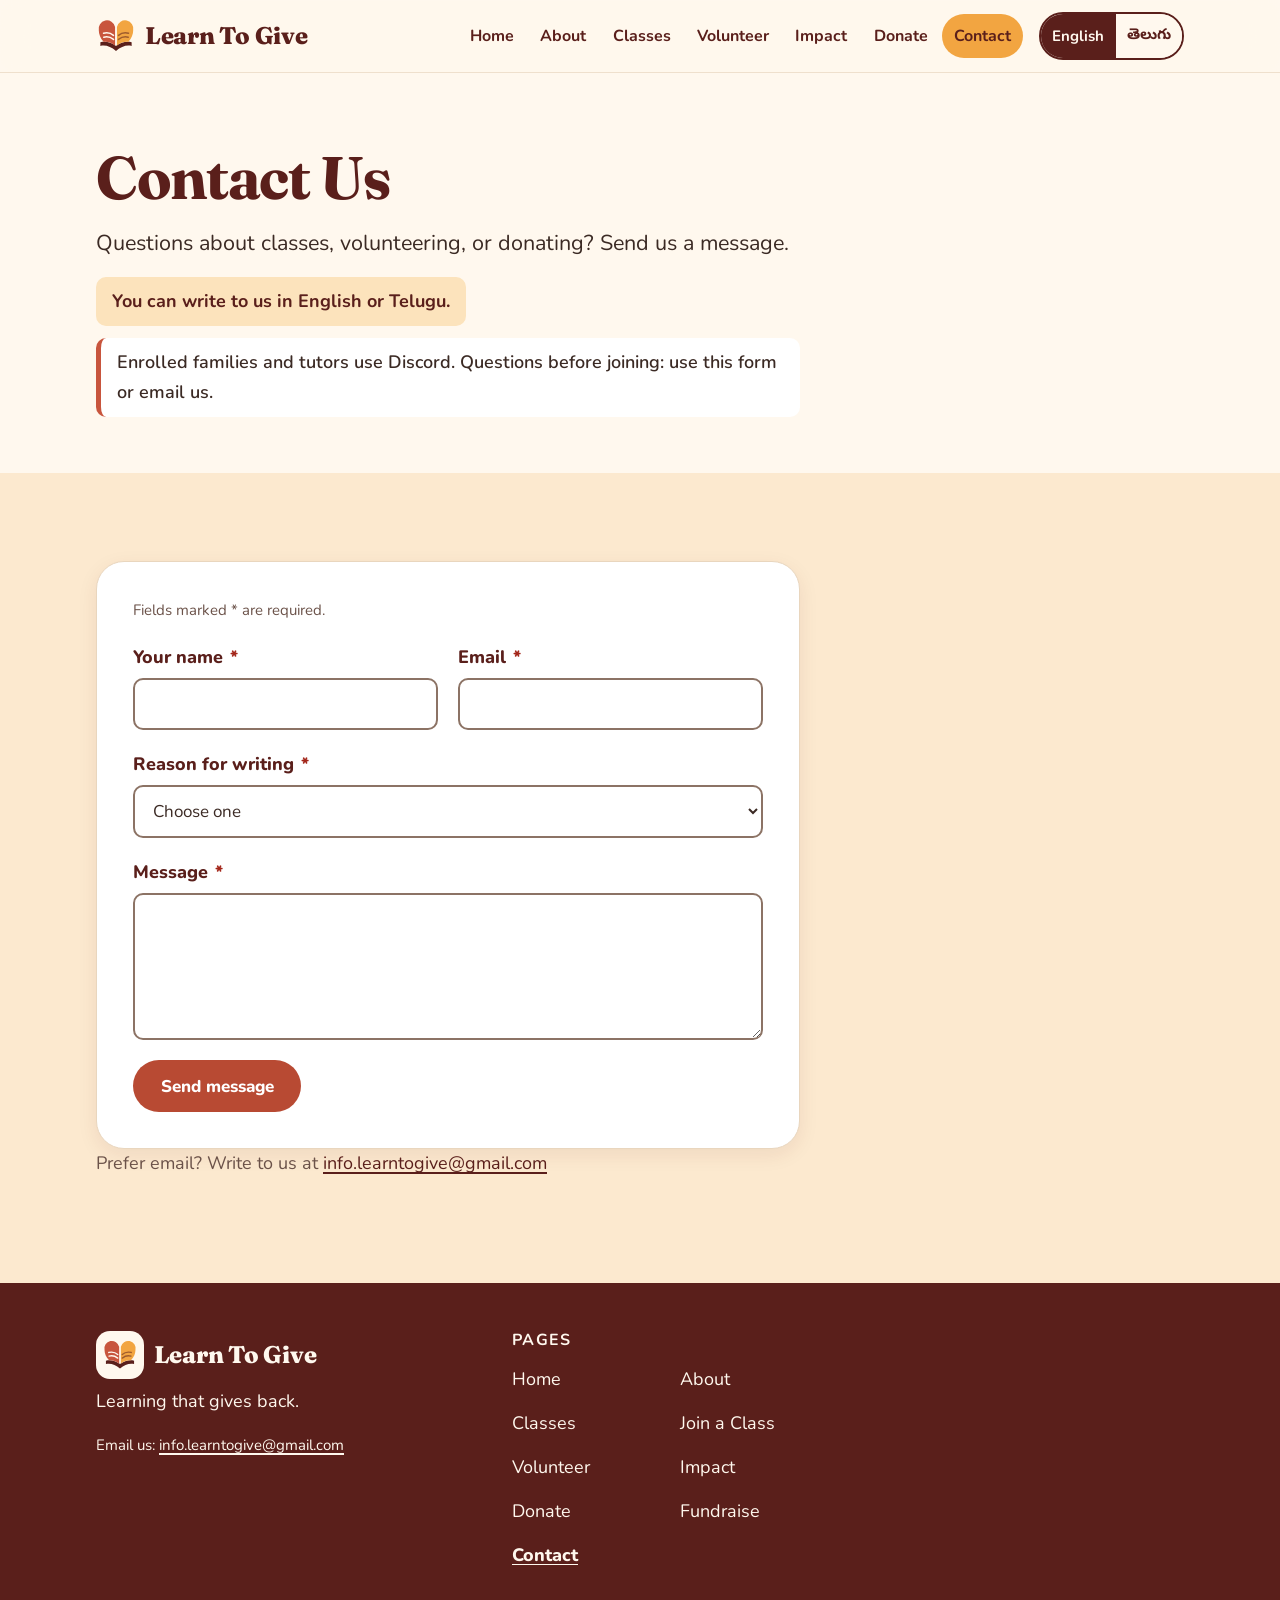
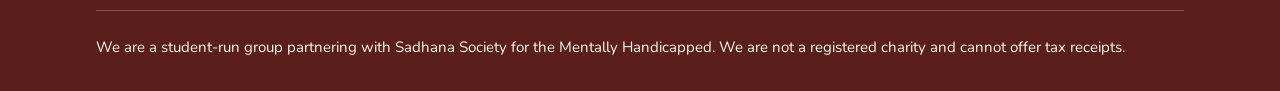
<file: contact.html>
<!doctype html>
<html lang="en">
<head>
  <meta charset="utf-8">
  <meta name="viewport" content="width=device-width, initial-scale=1, viewport-fit=cover">
  <title>Contact Us | Learn To Give</title>
  <meta name="description" content="Contact Learn To Give about joining a class, volunteering, donating, or any other question. Write to us in English or Telugu.">
  <!-- Canonical and Open Graph URLs use the placeholder domain. See README "Connect a custom domain". -->
  <link rel="canonical" href="https://www.example.com/contact.html">
  <link rel="icon" href="images/favicon.svg" type="image/svg+xml">
  <link rel="apple-touch-icon" href="images/apple-touch-icon.png">
  <!-- The site has one light theme, so one theme-color (the header's cream) is correct for both OS schemes. -->
  <meta name="theme-color" content="#FFF8EE">
  <meta name="color-scheme" content="light">
  <meta property="og:type" content="website">
  <meta property="og:site_name" content="Learn To Give">
  <meta property="og:title" content="Contact Us | Learn To Give">
  <meta property="og:description" content="Contact Learn To Give about joining a class, volunteering, donating, or any other question. Write to us in English or Telugu.">
  <meta property="og:url" content="https://www.example.com/contact.html">
  <meta property="og:image" content="https://www.example.com/images/og-image.png">
  <meta property="og:image:type" content="image/png">
  <meta property="og:image:width" content="1200">
  <meta property="og:image:height" content="630">
  <meta property="og:image:alt" content="The Learn To Give logo, an open book whose pages curve into a heart, with the words Learn To Give: Learning that gives back.">
  <meta name="twitter:image:alt" content="The Learn To Give logo, an open book whose pages curve into a heart, with the words Learn To Give: Learning that gives back.">
  <meta name="twitter:card" content="summary_large_image">
  <meta name="twitter:title" content="Contact Us | Learn To Give">
  <meta name="twitter:description" content="Contact Learn To Give about joining a class, volunteering, donating, or any other question. Write to us in English or Telugu.">
  <meta name="twitter:image" content="https://www.example.com/images/og-image.png">
  <link rel="preconnect" href="https://fonts.googleapis.com">
  <link rel="preconnect" href="https://fonts.gstatic.com" crossorigin>
  <link rel="stylesheet" href="https://fonts.googleapis.com/css2?family=Fraunces:opsz,wght@9..144,600;9..144,700;9..144,800&family=Noto+Sans+Telugu:wght@400;600;700&family=Nunito:wght@400;600;700;800&display=swap">
  <link rel="stylesheet" href="css/styles.css">
</head>
<body data-page="contact">
  <a class="skip-link" href="#main" data-i18n="skip">Skip to main content</a>

  <header id="site-header" class="site-header">
    <noscript>
      <div class="container noscript-nav">
        <p><a href="index.html"><strong>Learn To Give</strong></a></p>
        <ul>
          <li><a href="index.html">Home</a></li>
          <li><a href="about.html">About</a></li>
          <li><a href="classes.html">Classes</a></li>
          <li><a href="join.html">Join a Class</a></li>
          <li><a href="volunteer.html">Volunteer</a></li>
          <li><a href="impact.html">Impact</a></li>
          <li><a href="donate.html">Donate</a></li>
          <li><a href="fundraise.html">Fundraise</a></li>
          <li><a href="contact.html">Contact</a></li>
        </ul>
        <p class="noscript-note">Some parts of this site, like class times and figures, need JavaScript. You can always email us at <a href="mailto:info.learntogive@gmail.com">info.learntogive@gmail.com</a>.</p>
      </div>
    </noscript>
  </header>

  <main id="main" tabindex="-1">
    <section class="page-hero" aria-labelledby="page-title">
      <div class="container">
        <h1 id="page-title" data-i18n="contact.title">Contact Us</h1>
        <p class="lead" data-i18n="contact.intro">Questions about classes, volunteering, or donating? Send us a message.</p>
        <p class="callout" data-flag="showContactLanguageNote" hidden data-i18n="contact.langNote">You can write to us in English or Telugu.</p>
        <!-- Hidden when SITE_CONFIG.discord.enabled is false. There is never a public Discord invite link. -->
        <p class="discord-note" data-show-if="discord.enabled" data-i18n="contact.discordNote">Enrolled families and tutors use Discord. Questions before joining: use this form or email us.</p>
      </div>
    </section>

    <section class="section section--tint" aria-labelledby="page-title">
      <div class="container">
        <!-- action is the no-JavaScript fallback. js/main.js replaces it with SITE_CONFIG.forms.endpoint. -->
        <form class="form-card" data-form="contact" data-success="contact-success" action="https://formspree.io/f/YOUR_FORM_ID" method="POST" aria-labelledby="page-title">
          <input type="hidden" name="_subject" value="New contact message">
          <div class="honeypot" aria-hidden="true">
            <label for="con-gotcha">Leave this field empty</label>
            <input type="text" id="con-gotcha" name="_gotcha" tabindex="-1" autocomplete="off">
          </div>
          <div class="form-grid">
            <p class="hint" data-i18n="form.requiredNote">Fields marked * are required.</p>
            <div class="form-grid form-grid--2">
              <div class="field">
                <label for="con-name"><span data-i18n="form.name">Your name</span> <span class="req" aria-hidden="true">*</span></label>
                <input type="text" id="con-name" name="name" autocomplete="name" required aria-describedby="con-name-error">
                <p class="field-error" id="con-name-error" hidden></p>
              </div>
              <div class="field">
                <label for="con-email"><span data-i18n="form.email">Email</span> <span class="req" aria-hidden="true">*</span></label>
                <input type="email" id="con-email" name="email" autocomplete="email" required aria-describedby="con-email-error">
                <p class="field-error" id="con-email-error" hidden></p>
              </div>
            </div>
            <div class="field">
              <label for="con-reason"><span data-i18n="contact.reason">Reason for writing</span> <span class="req" aria-hidden="true">*</span></label>
              <select id="con-reason" name="reason" required data-preselect="reason" aria-describedby="con-reason-error">
                <option value="" data-i18n="form.choose">Choose one</option>
                <option value="Join a class" data-reason="join" data-i18n="contact.reasonJoin">Join a class</option>
                <option value="Volunteer" data-reason="volunteer" data-i18n="contact.reasonVolunteer">Volunteer</option>
                <option value="Donate" data-reason="donate" data-i18n="contact.reasonDonate">Donate</option>
                <option value="General question" data-reason="general" data-i18n="contact.reasonGeneral">General question</option>
              </select>
              <p class="field-error" id="con-reason-error" hidden></p>
            </div>
            <div class="field">
              <label for="con-message"><span data-i18n="form.message">Message</span> <span class="req" aria-hidden="true">*</span></label>
              <textarea id="con-message" name="message" rows="5" required aria-describedby="con-message-error"></textarea>
              <p class="field-error" id="con-message-error" hidden></p>
            </div>
            <div class="form-failure" tabindex="-1" role="alert" hidden>
              <p><strong data-i18n="form.failTitle">Sorry, something went wrong.</strong> <span data-i18n="form.failBody">Your message was not sent. Please try again, or email us directly:</span> <a data-mailto lang="en"></a></p>
            </div>
            <div>
              <button type="submit" class="btn btn-primary"><span class="btn-label" data-i18n="contact.submit">Send message</span></button>
            </div>
          </div>
        </form>

        <div class="form-success" id="contact-success" tabindex="-1" role="status" hidden>
          <h2 data-i18n="contact.thanksTitle">Thanks for reaching out!</h2>
          <p data-i18n="contact.thanksBody">We received your message and will reply by email.</p>
        </div>

        <div class="stack">
          <p class="text-muted js-only"><span data-i18n="contact.emailAlt">Prefer email? Write to us at</span> <a data-mailto lang="en"></a></p>
          <div data-show-if="socialLinks" hidden>
            <h2 data-i18n="contact.socialTitle">Find us online</h2>
            <ul data-render="social"></ul>
          </div>
        </div>
      </div>
    </section>
  </main>

  <footer id="site-footer" class="site-footer">
    <noscript>
      <div class="container">
        <p>We are a student-run group partnering with Sadhana Society for the Mentally Handicapped. We are not a registered charity and cannot offer tax receipts.</p>
      </div>
    </noscript>
  </footer>

  <script src="js/site-config.js"></script>
  <script src="js/translations.js"></script>
  <script src="js/components.js"></script>
  <script src="js/main.js"></script>
</body>
</html>
</file>
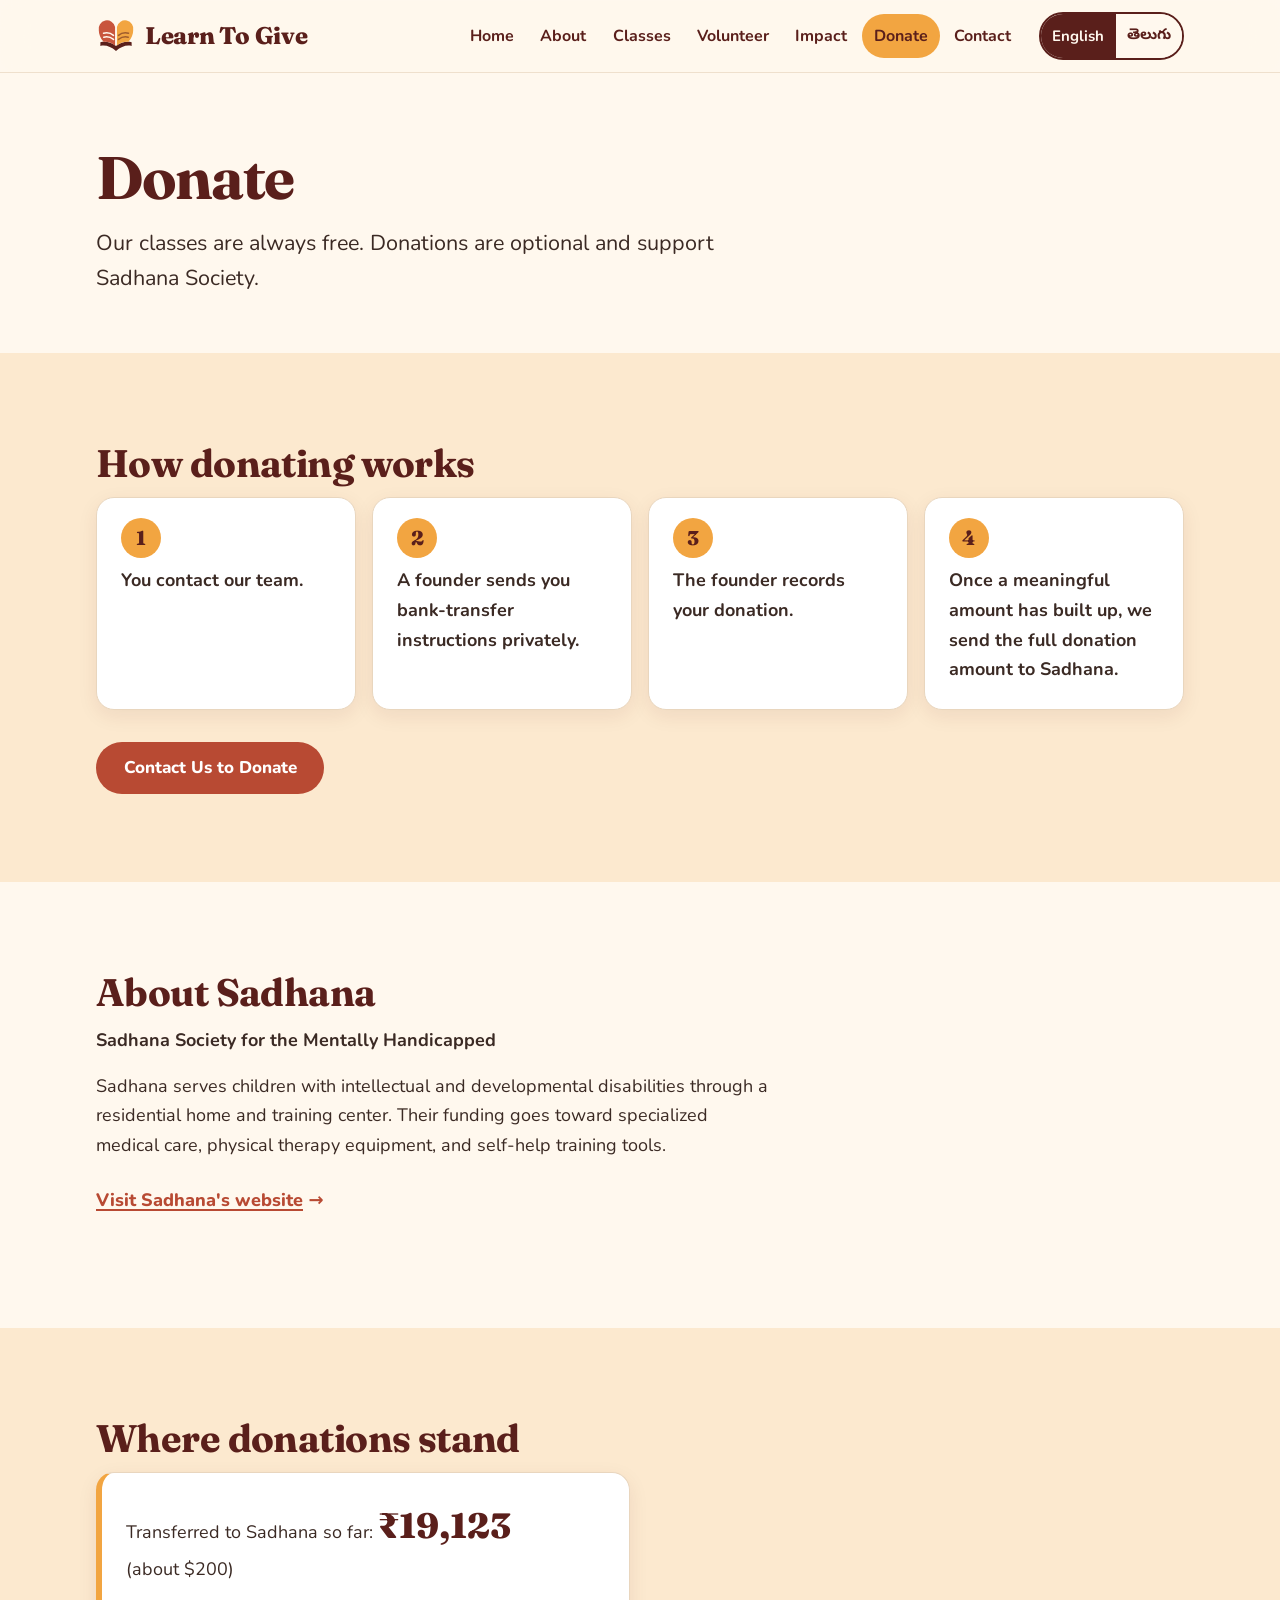
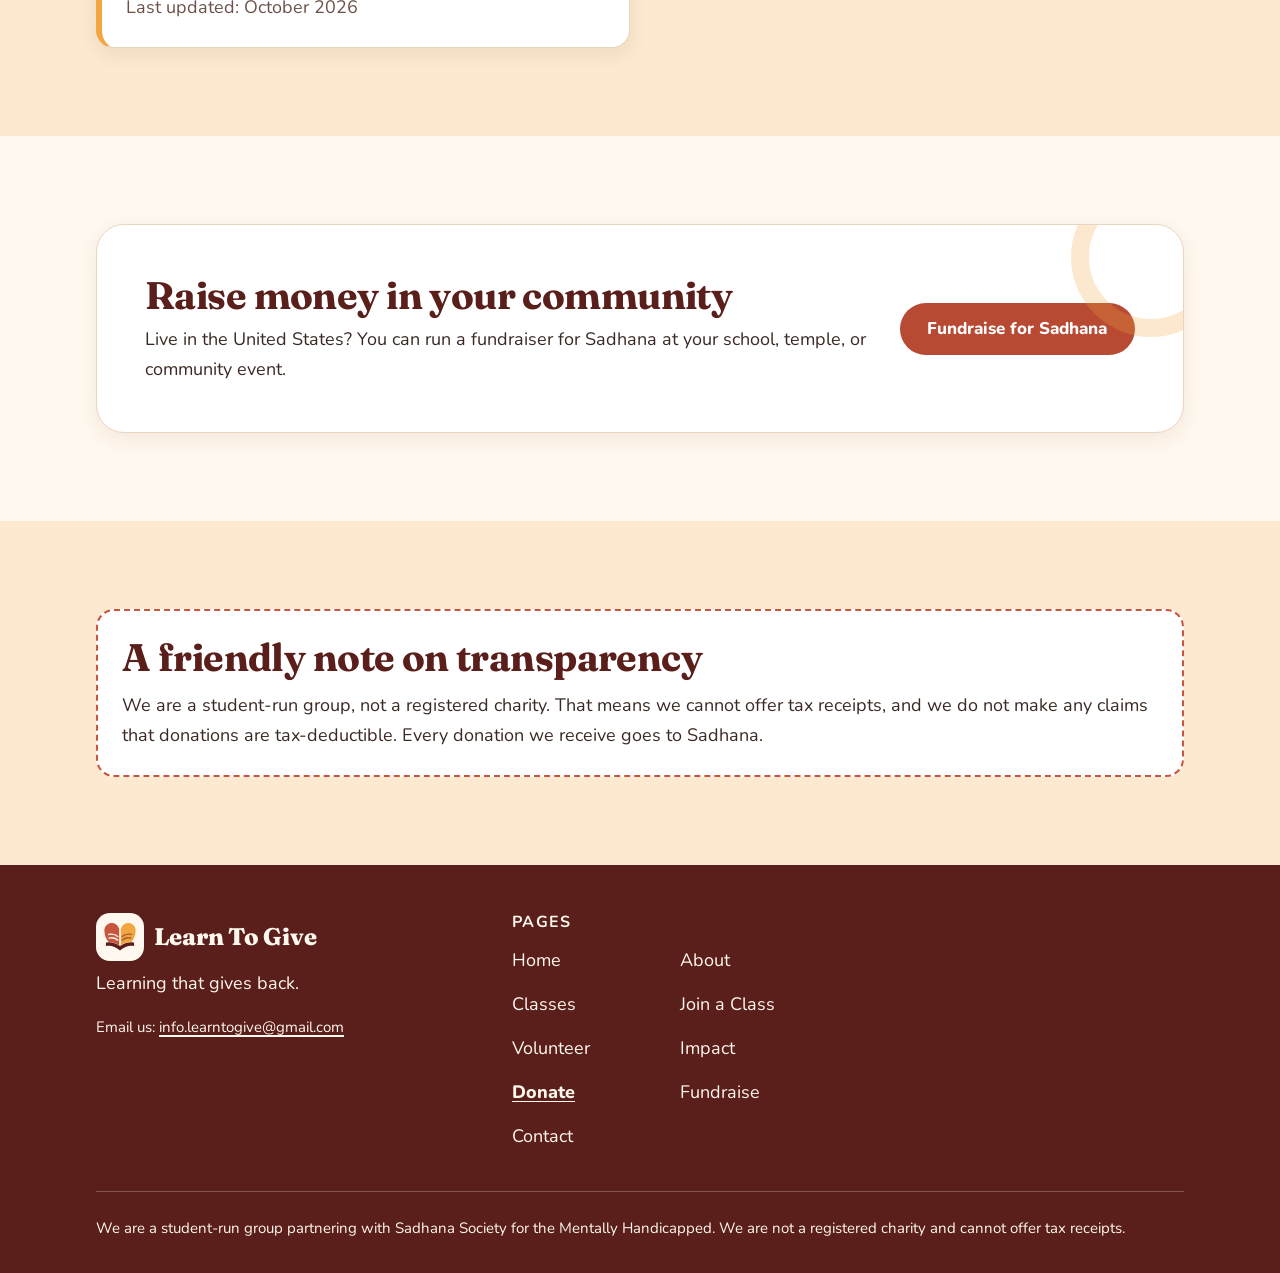
<file: donate.html>
<!doctype html>
<html lang="en">
<head>
  <meta charset="utf-8">
  <meta name="viewport" content="width=device-width, initial-scale=1, viewport-fit=cover">
  <title>Donate | Learn To Give</title>
  <meta name="description" content="Our classes are always free. Donations are optional and go to Sadhana Society for the Mentally Handicapped. Learn how donating works.">
  <!-- Canonical and Open Graph URLs use the placeholder domain. See README "Connect a custom domain". -->
  <link rel="canonical" href="https://www.example.com/donate.html">
  <link rel="icon" href="images/favicon.svg" type="image/svg+xml">
  <link rel="apple-touch-icon" href="images/apple-touch-icon.png">
  <!-- The site has one light theme, so one theme-color (the header's cream) is correct for both OS schemes. -->
  <meta name="theme-color" content="#FFF8EE">
  <meta name="color-scheme" content="light">
  <meta property="og:type" content="website">
  <meta property="og:site_name" content="Learn To Give">
  <meta property="og:title" content="Donate | Learn To Give">
  <meta property="og:description" content="Our classes are always free. Donations are optional and go to Sadhana Society for the Mentally Handicapped. Learn how donating works.">
  <meta property="og:url" content="https://www.example.com/donate.html">
  <meta property="og:image" content="https://www.example.com/images/og-image.png">
  <meta property="og:image:type" content="image/png">
  <meta property="og:image:width" content="1200">
  <meta property="og:image:height" content="630">
  <meta property="og:image:alt" content="The Learn To Give logo, an open book whose pages curve into a heart, with the words Learn To Give: Learning that gives back.">
  <meta name="twitter:image:alt" content="The Learn To Give logo, an open book whose pages curve into a heart, with the words Learn To Give: Learning that gives back.">
  <meta name="twitter:card" content="summary_large_image">
  <meta name="twitter:title" content="Donate | Learn To Give">
  <meta name="twitter:description" content="Our classes are always free. Donations are optional and go to Sadhana Society for the Mentally Handicapped. Learn how donating works.">
  <meta name="twitter:image" content="https://www.example.com/images/og-image.png">
  <link rel="preconnect" href="https://fonts.googleapis.com">
  <link rel="preconnect" href="https://fonts.gstatic.com" crossorigin>
  <link rel="stylesheet" href="https://fonts.googleapis.com/css2?family=Fraunces:opsz,wght@9..144,600;9..144,700;9..144,800&family=Noto+Sans+Telugu:wght@400;600;700&family=Nunito:wght@400;600;700;800&display=swap">
  <link rel="stylesheet" href="css/styles.css">
</head>
<body data-page="donate">
  <a class="skip-link" href="#main" data-i18n="skip">Skip to main content</a>

  <header id="site-header" class="site-header">
    <noscript>
      <div class="container noscript-nav">
        <p><a href="index.html"><strong>Learn To Give</strong></a></p>
        <ul>
          <li><a href="index.html">Home</a></li>
          <li><a href="about.html">About</a></li>
          <li><a href="classes.html">Classes</a></li>
          <li><a href="join.html">Join a Class</a></li>
          <li><a href="volunteer.html">Volunteer</a></li>
          <li><a href="impact.html">Impact</a></li>
          <li><a href="donate.html">Donate</a></li>
          <li><a href="fundraise.html">Fundraise</a></li>
          <li><a href="contact.html">Contact</a></li>
        </ul>
        <p class="noscript-note">Some parts of this site, like class times and figures, need JavaScript. You can always email us at <a href="mailto:info.learntogive@gmail.com">info.learntogive@gmail.com</a>.</p>
      </div>
    </noscript>
  </header>

  <main id="main" tabindex="-1">
    <section class="page-hero" aria-labelledby="page-title">
      <div class="container">
        <h1 id="page-title" data-i18n="donate.title">Donate</h1>
        <p class="lead" data-i18n="donate.lead">Our classes are always free. Donations are optional and support Sadhana Society.</p>
      </div>
    </section>

    <section class="section section--tint" aria-labelledby="how-title">
      <div class="container">
        <h2 id="how-title" data-i18n="donate.howTitle">How donating works</h2>
        <ol class="steps">
          <li class="card step"><p data-i18n="donate.step1">You contact our team.</p></li>
          <li class="card step"><p data-i18n="donate.step2">A founder sends you bank-transfer instructions privately.</p></li>
          <li class="card step"><p data-i18n="donate.step3">The founder records your donation.</p></li>
          <li class="card step"><p data-i18n="donate.step4">Once a meaningful amount has built up, we send the full donation amount to Sadhana.</p></li>
        </ol>
        <!-- Without JavaScript this is a link to the Contact page. With JavaScript it opens the dialog below. -->
        <a class="btn btn-primary" href="contact.html?reason=donate" data-open-dialog="donate-dialog" aria-haspopup="dialog" data-i18n="donate.cta">Contact Us to Donate</a>
      </div>
    </section>

    <section class="section" aria-labelledby="sadhana-title">
      <div class="container">
        <h2 id="sadhana-title" data-i18n="donate.aboutTitle">About Sadhana</h2>
        <p class="section-intro"><strong lang="en" data-config="sadhana.name">Sadhana Society for the Mentally Handicapped</strong></p>
        <p class="section-intro" data-config="sadhana.description">Sadhana serves children with intellectual and developmental disabilities through a residential home and training center. Their funding goes toward specialized medical care, physical therapy equipment, and self-help training tools.</p>
        <p><a class="link-arrow" href="https://sadhanawelfare.org/" data-config-href="sadhana.url" target="_blank" rel="noopener"><span data-i18n="donate.aboutLink">Visit Sadhana's website</span><span class="visually-hidden" data-i18n="common.newTab">(opens in a new tab)</span></a></p>
      </div>
    </section>

    <section class="section section--tint" aria-labelledby="stand-title">
      <div class="container">
        <h2 id="stand-title" data-i18n="donate.standTitle">Where donations stand</h2>
        <div class="card-grid card-grid--2 js-only">
          <!-- Money TRANSFERRED to Sadhana. Kept separate from total received. -->
          <div class="card figure-card">
            <p class="figure-line">
              <span data-i18n="donation.transferred">Transferred to Sadhana so far:</span>
              <span class="figure-amount" data-config="donations.transferredToSadhanaINR"></span>
              <span lang="en">(<span data-config="donations.transferredApproxUSD"></span>)</span>
            </p>
            <p class="figure-meta" data-i18n="donation.lastUpdated"></p>
          </div>
          <!-- Total received: hidden until SITE_CONFIG.donations.totalReceived is set. -->
          <div class="card figure-card" data-show-if="donations.totalReceived" hidden>
            <p class="figure-line">
              <span data-i18n="donation.totalReceived">Total received so far:</span>
              <span class="figure-amount" data-config="donations.totalReceived"></span>
            </p>
          </div>
        </div>
      </div>
    </section>

    <section class="section" aria-labelledby="fundraise-title">
      <div class="container">
        <div class="banner banner--light">
          <div>
            <h2 id="fundraise-title" data-i18n="donate.fundraiseTitle">Raise money in your community</h2>
            <p data-i18n="donate.fundraiseBody">Live in the United States? You can run a fundraiser for Sadhana at your school, temple, or community event.</p>
          </div>
          <a class="btn btn-primary" href="fundraise.html" data-i18n="donate.fundraiseLink">Fundraise for Sadhana</a>
        </div>
      </div>
    </section>

    <section class="section section--tint" aria-labelledby="transparency-title">
      <div class="container">
        <div class="note-card">
          <h2 id="transparency-title" data-i18n="donate.transparencyTitle">A friendly note on transparency</h2>
          <p data-i18n="donate.transparencyBody">We are a student-run group, not a registered charity. That means we cannot offer tax receipts, and we do not make any claims that donations are tax-deductible. Every donation we receive goes to Sadhana.</p>
        </div>
      </div>
    </section>

    <dialog id="donate-dialog" aria-labelledby="donate-dialog-title">
      <div class="dialog-inner">
        <div class="dialog-head">
          <h2 id="donate-dialog-title" data-i18n="donate.dialogTitle">Contact us to donate</h2>
          <button type="button" class="dialog-close" data-close-dialog aria-label="Close" data-i18n-attr="aria-label:donate.close"><span aria-hidden="true">×</span></button>
        </div>
        <p data-i18n="donate.dialogIntro">Send us a note and a founder will email you privately with instructions. Please do not include any bank or card details here.</p>

        <!-- No payment fields and no bank details, by design. -->
        <form data-form="donate" data-success="donate-success" action="https://formspree.io/f/YOUR_FORM_ID" method="POST" aria-labelledby="donate-dialog-title">
          <input type="hidden" name="_subject" value="New donation inquiry">
          <div class="honeypot" aria-hidden="true">
            <label for="don-gotcha">Leave this field empty</label>
            <input type="text" id="don-gotcha" name="_gotcha" tabindex="-1" autocomplete="off">
          </div>
          <div class="form-grid">
            <p class="hint" data-i18n="form.requiredNote">Fields marked * are required.</p>
            <div class="field">
              <label for="don-name"><span data-i18n="form.name">Your name</span> <span class="req" aria-hidden="true">*</span></label>
              <input type="text" id="don-name" name="name" autocomplete="name" required aria-describedby="don-name-error">
              <p class="field-error" id="don-name-error" hidden></p>
            </div>
            <div class="field">
              <label for="don-email"><span data-i18n="form.email">Email</span> <span class="req" aria-hidden="true">*</span></label>
              <input type="email" id="don-email" name="email" autocomplete="email" required aria-describedby="don-email-error">
              <p class="field-error" id="don-email-error" hidden></p>
            </div>
            <div class="field">
              <label for="don-message"><span data-i18n="form.message">Message</span> <span class="optional" data-i18n="form.optional">(optional)</span></label>
              <textarea id="don-message" name="message" rows="3"></textarea>
            </div>
            <div class="form-failure" tabindex="-1" role="alert" hidden>
              <p><strong data-i18n="form.failTitle">Sorry, something went wrong.</strong> <span data-i18n="form.failBody">Your message was not sent. Please try again, or email us directly:</span> <a data-mailto lang="en"></a></p>
            </div>
            <div class="btn-row">
              <button type="submit" class="btn btn-primary"><span class="btn-label" data-i18n="donate.submit">Send</span></button>
            </div>
          </div>
        </form>

        <div class="form-success" id="donate-success" tabindex="-1" role="status" hidden>
          <h3 data-i18n="donate.thanksTitle">Thank you!</h3>
          <p data-i18n="donate.thanksBody">We received your note. A founder will email you privately with instructions.</p>
        </div>
      </div>
    </dialog>
  </main>

  <footer id="site-footer" class="site-footer">
    <noscript>
      <div class="container">
        <p>We are a student-run group partnering with Sadhana Society for the Mentally Handicapped. We are not a registered charity and cannot offer tax receipts.</p>
      </div>
    </noscript>
  </footer>

  <script src="js/site-config.js"></script>
  <script src="js/translations.js"></script>
  <script src="js/components.js"></script>
  <script src="js/main.js"></script>
</body>
</html>
</file>
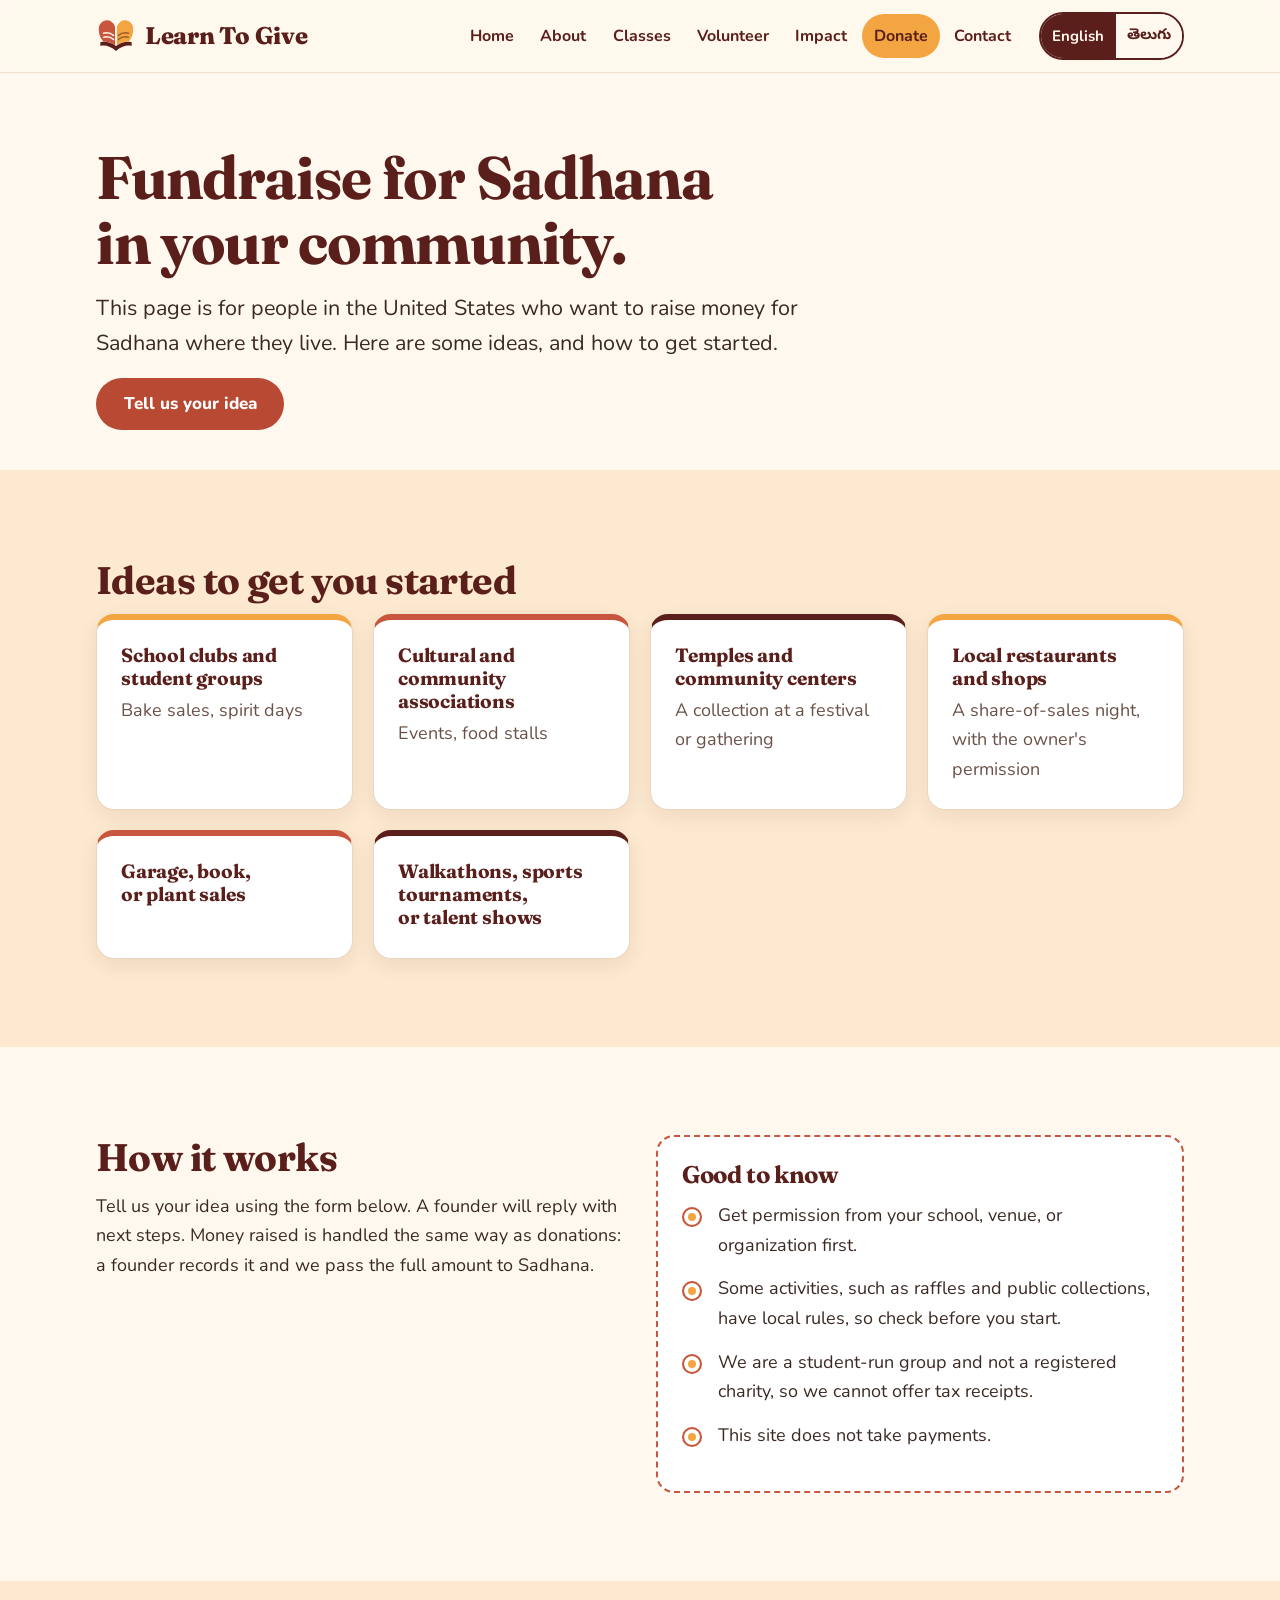
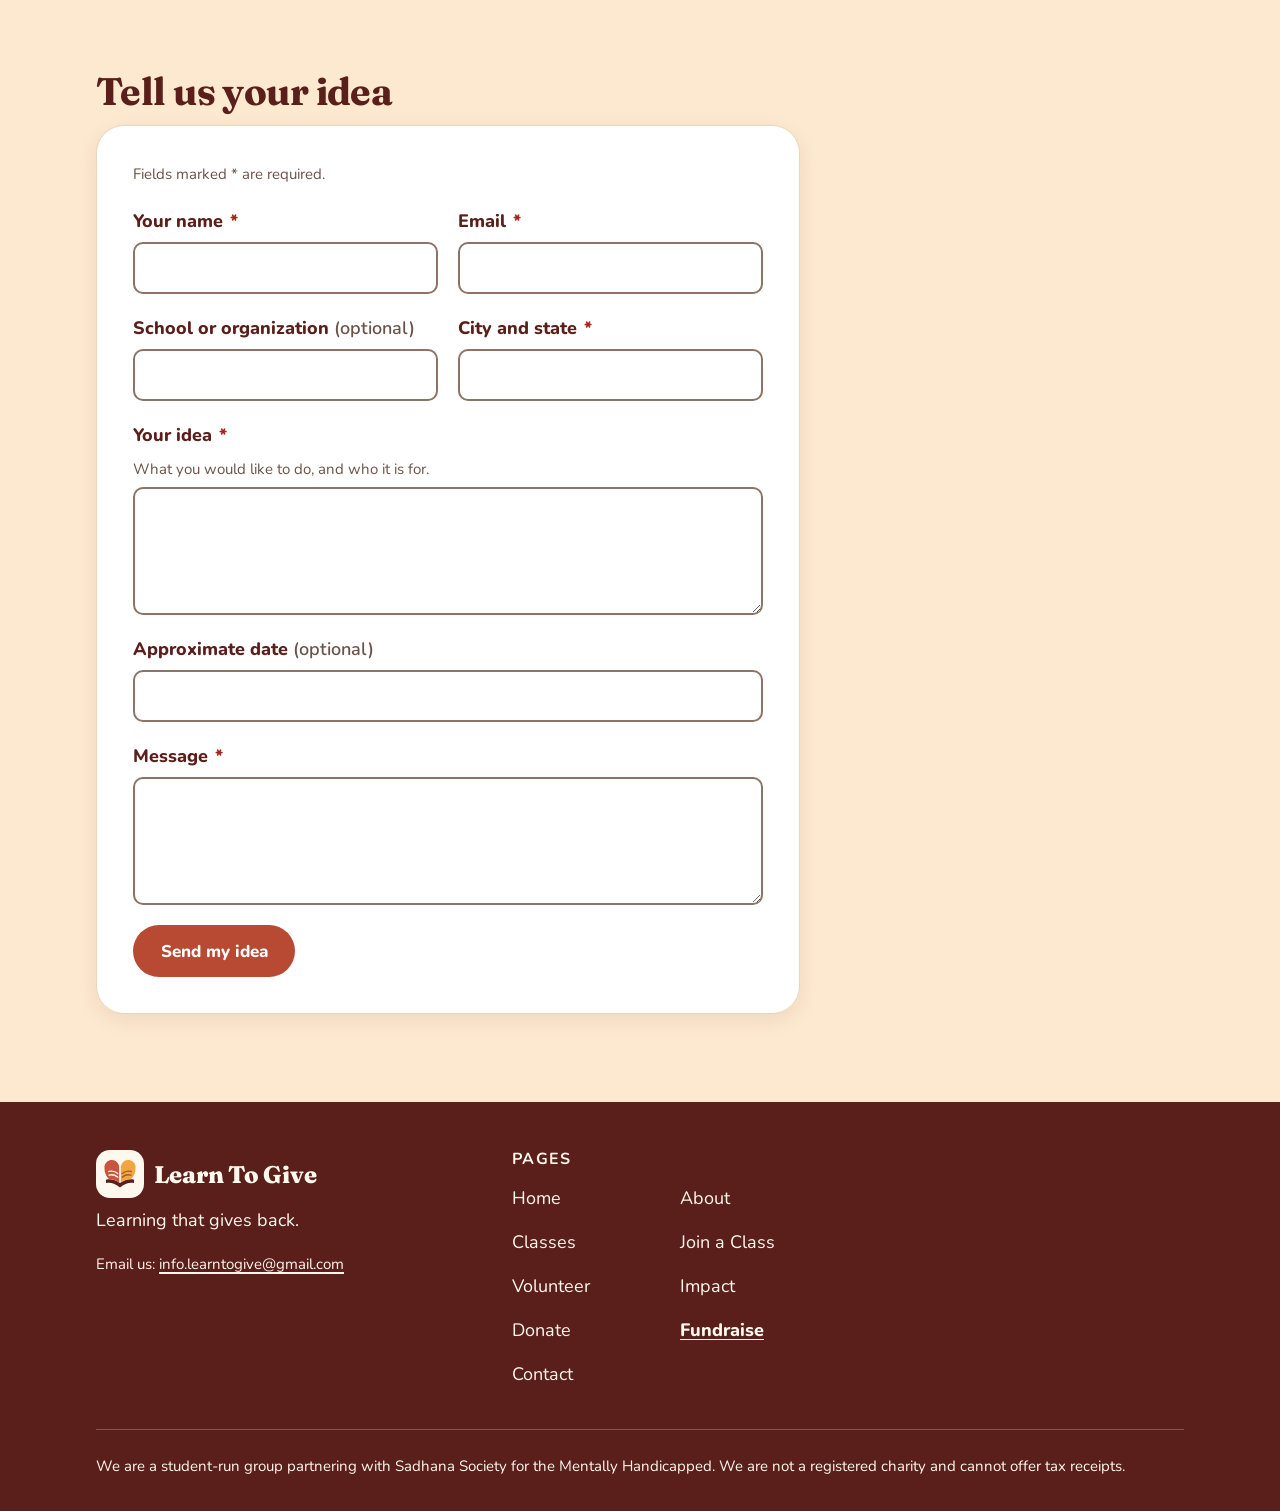
<file: fundraise.html>
<!doctype html>
<html lang="en">
<head>
  <meta charset="utf-8">
  <meta name="viewport" content="width=device-width, initial-scale=1, viewport-fit=cover">
  <title>Fundraise for Sadhana | Learn To Give</title>
  <meta name="description" content="Live in the United States? Ideas and simple steps for raising money for Sadhana Society in your own community, with Learn To Give.">
  <!-- Canonical and Open Graph URLs use the placeholder domain. See README "Connect a custom domain". -->
  <link rel="canonical" href="https://www.example.com/fundraise.html">
  <link rel="icon" href="images/favicon.svg" type="image/svg+xml">
  <link rel="apple-touch-icon" href="images/apple-touch-icon.png">
  <!-- The site has one light theme, so one theme-color (the header's cream) is correct for both OS schemes. -->
  <meta name="theme-color" content="#FFF8EE">
  <meta name="color-scheme" content="light">
  <meta property="og:type" content="website">
  <meta property="og:site_name" content="Learn To Give">
  <meta property="og:title" content="Fundraise for Sadhana | Learn To Give">
  <meta property="og:description" content="Live in the United States? Ideas and simple steps for raising money for Sadhana Society in your own community, with Learn To Give.">
  <meta property="og:url" content="https://www.example.com/fundraise.html">
  <meta property="og:image" content="https://www.example.com/images/og-image.png">
  <meta property="og:image:type" content="image/png">
  <meta property="og:image:width" content="1200">
  <meta property="og:image:height" content="630">
  <meta property="og:image:alt" content="The Learn To Give logo, an open book whose pages curve into a heart, with the words Learn To Give: Learning that gives back.">
  <meta name="twitter:image:alt" content="The Learn To Give logo, an open book whose pages curve into a heart, with the words Learn To Give: Learning that gives back.">
  <meta name="twitter:card" content="summary_large_image">
  <meta name="twitter:title" content="Fundraise for Sadhana | Learn To Give">
  <meta name="twitter:description" content="Live in the United States? Ideas and simple steps for raising money for Sadhana Society in your own community, with Learn To Give.">
  <meta name="twitter:image" content="https://www.example.com/images/og-image.png">
  <link rel="preconnect" href="https://fonts.googleapis.com">
  <link rel="preconnect" href="https://fonts.gstatic.com" crossorigin>
  <link rel="stylesheet" href="https://fonts.googleapis.com/css2?family=Fraunces:opsz,wght@9..144,600;9..144,700;9..144,800&family=Noto+Sans+Telugu:wght@400;600;700&family=Nunito:wght@400;600;700;800&display=swap">
  <link rel="stylesheet" href="css/styles.css">
</head>
<body data-page="fundraise">
  <a class="skip-link" href="#main" data-i18n="skip">Skip to main content</a>

  <header id="site-header" class="site-header">
    <noscript>
      <div class="container noscript-nav">
        <p><a href="index.html"><strong>Learn To Give</strong></a></p>
        <ul>
          <li><a href="index.html">Home</a></li>
          <li><a href="about.html">About</a></li>
          <li><a href="classes.html">Classes</a></li>
          <li><a href="join.html">Join a Class</a></li>
          <li><a href="volunteer.html">Volunteer</a></li>
          <li><a href="impact.html">Impact</a></li>
          <li><a href="donate.html">Donate</a></li>
          <li><a href="fundraise.html">Fundraise</a></li>
          <li><a href="fundraise.html">Contact</a></li>
        </ul>
        <p class="noscript-note">Some parts of this site, like class times and figures, need JavaScript. You can always email us at <a href="mailto:info.learntogive@gmail.com">info.learntogive@gmail.com</a>.</p>
      </div>
    </noscript>
  </header>

  <main id="main" tabindex="-1">
    <section class="page-hero" aria-labelledby="page-title">
      <div class="container">
        <h1 id="page-title" data-i18n="fundraise.title">Fundraise for Sadhana in your community.</h1>
        <p class="lead" data-i18n="fundraise.intro">This page is for people in the United States who want to raise money for Sadhana where they live. Here are some ideas, and how to get started.</p>
        <div class="btn-row"><a class="btn btn-primary" href="#idea-form" data-i18n="fundraise.formTitle">Tell us your idea</a></div>
      </div>
    </section>

    <section class="section section--tint" aria-labelledby="ideas-title">
      <div class="container">
        <h2 id="ideas-title" data-i18n="fundraise.ideasTitle">Ideas to get you started</h2>
        <!-- Rendered from SITE_CONFIG.fundraiseIdeas. The list below is the no-JavaScript fallback. -->
        <ul class="card-grid idea-grid" data-render="fundraise-ideas">
          <li class="card idea-card"><h3>School clubs and student groups</h3><p>Bake sales, spirit days</p></li>
          <li class="card idea-card"><h3>Cultural and community associations</h3><p>Events, food stalls</p></li>
          <li class="card idea-card"><h3>Temples and community centers</h3><p>A collection at a festival or gathering</p></li>
          <li class="card idea-card"><h3>Local restaurants and shops</h3><p>A share-of-sales night, with the owner's permission</p></li>
          <li class="card idea-card"><h3>Garage, book, or plant sales</h3></li>
          <li class="card idea-card"><h3>Walkathons, sports tournaments, or talent shows</h3></li>
        </ul>
      </div>
    </section>

    <section class="section" aria-labelledby="fr-how-title">
      <div class="container fundraise-info">
        <div>
          <h2 id="fr-how-title" data-i18n="fundraise.howTitle">How it works</h2>
          <!-- Text from SITE_CONFIG.fundraiseHowItWorks (marked "confirm"). -->
          <p class="section-intro" data-config="fundraiseHowItWorks.text">Tell us your idea using the form below. A founder will reply with next steps. Money raised is handled the same way as donations: a founder records it and we pass the full amount to Sadhana.</p>
        </div>
        <div class="note-card">
          <h2 class="h3" data-i18n="fundraise.goodTitle">Good to know</h2>
          <ul class="info-list">
            <li data-i18n="fundraise.good1">Get permission from your school, venue, or organization first.</li>
            <li data-i18n="fundraise.good2">Some activities, such as raffles and public collections, have local rules, so check before you start.</li>
            <li data-i18n="fundraise.good3">We are a student-run group and not a registered charity, so we cannot offer tax receipts.</li>
            <li data-i18n="fundraise.good4">This site does not take payments.</li>
          </ul>
        </div>
      </div>
    </section>

    <section class="section section--tint" id="idea-form" aria-labelledby="idea-form-title">
      <div class="container">
        <h2 id="idea-form-title" data-i18n="fundraise.formTitle">Tell us your idea</h2>
        <!-- action is the no-JavaScript fallback. js/main.js replaces it with SITE_CONFIG.forms.endpoint.
             No payment fields and no bank details, by design. -->
        <form class="form-card" data-form="fundraise" data-success="fundraise-success" action="https://formspree.io/f/YOUR_FORM_ID" method="POST" aria-labelledby="idea-form-title">
          <input type="hidden" name="_subject" value="New fundraiser idea">
          <div class="honeypot" aria-hidden="true">
            <label for="fr-gotcha">Leave this field empty</label>
            <input type="text" id="fr-gotcha" name="_gotcha" tabindex="-1" autocomplete="off">
          </div>
          <div class="form-grid">
            <p class="hint" data-i18n="form.requiredNote">Fields marked * are required.</p>
            <div class="form-grid form-grid--2">
              <div class="field">
                <label for="fr-name"><span data-i18n="form.name">Your name</span> <span class="req" aria-hidden="true">*</span></label>
                <input type="text" id="fr-name" name="name" autocomplete="name" required aria-describedby="fr-name-error">
                <p class="field-error" id="fr-name-error" hidden></p>
              </div>
              <div class="field">
                <label for="fr-email"><span data-i18n="form.email">Email</span> <span class="req" aria-hidden="true">*</span></label>
                <input type="email" id="fr-email" name="email" autocomplete="email" required aria-describedby="fr-email-error">
                <p class="field-error" id="fr-email-error" hidden></p>
              </div>
            </div>
            <div class="form-grid form-grid--2">
              <div class="field">
                <label for="fr-org"><span data-i18n="fundraise.org">School or organization</span> <span class="optional" data-i18n="form.optional">(optional)</span></label>
                <input type="text" id="fr-org" name="school_or_organization" autocomplete="organization">
              </div>
              <div class="field">
                <label for="fr-city"><span data-i18n="fundraise.cityState">City and state</span> <span class="req" aria-hidden="true">*</span></label>
                <input type="text" id="fr-city" name="city_and_state" autocomplete="address-level2" required aria-describedby="fr-city-error">
                <p class="field-error" id="fr-city-error" hidden></p>
              </div>
            </div>
            <div class="field">
              <label for="fr-idea"><span data-i18n="fundraise.idea">Your idea</span> <span class="req" aria-hidden="true">*</span></label>
              <p class="hint" id="fr-idea-hint" data-i18n="fundraise.ideaHint">What you would like to do, and who it is for.</p>
              <textarea id="fr-idea" name="idea" rows="4" required aria-describedby="fr-idea-hint fr-idea-error"></textarea>
              <p class="field-error" id="fr-idea-error" hidden></p>
            </div>
            <div class="field">
              <label for="fr-date"><span data-i18n="fundraise.date">Approximate date</span> <span class="optional" data-i18n="form.optional">(optional)</span></label>
              <input type="text" id="fr-date" name="approximate_date">
            </div>
            <div class="field">
              <label for="fr-message"><span data-i18n="form.message">Message</span> <span class="req" aria-hidden="true">*</span></label>
              <textarea id="fr-message" name="message" rows="4" required aria-describedby="fr-message-error"></textarea>
              <p class="field-error" id="fr-message-error" hidden></p>
            </div>
            <div class="form-failure" tabindex="-1" role="alert" hidden>
              <p><strong data-i18n="form.failTitle">Sorry, something went wrong.</strong> <span data-i18n="form.failBody">Your message was not sent. Please try again, or email us directly:</span> <a data-mailto lang="en"></a></p>
            </div>
            <div>
              <button type="submit" class="btn btn-primary"><span class="btn-label" data-i18n="fundraise.submit">Send my idea</span></button>
            </div>
          </div>
        </form>

        <div class="form-success" id="fundraise-success" tabindex="-1" role="status" hidden>
          <h3 data-i18n="fundraise.thanksTitle">Thank you!</h3>
          <p data-i18n="fundraise.thanksBody">We received your idea. A founder will reply by email with next steps.</p>
        </div>
      </div>
    </section>
  </main>

  <footer id="site-footer" class="site-footer">
    <noscript>
      <div class="container">
        <p>We are a student-run group partnering with Sadhana Society for the Mentally Handicapped. We are not a registered charity and cannot offer tax receipts.</p>
      </div>
    </noscript>
  </footer>

  <script src="js/site-config.js"></script>
  <script src="js/translations.js"></script>
  <script src="js/components.js"></script>
  <script src="js/main.js"></script>
</body>
</html>
</file>
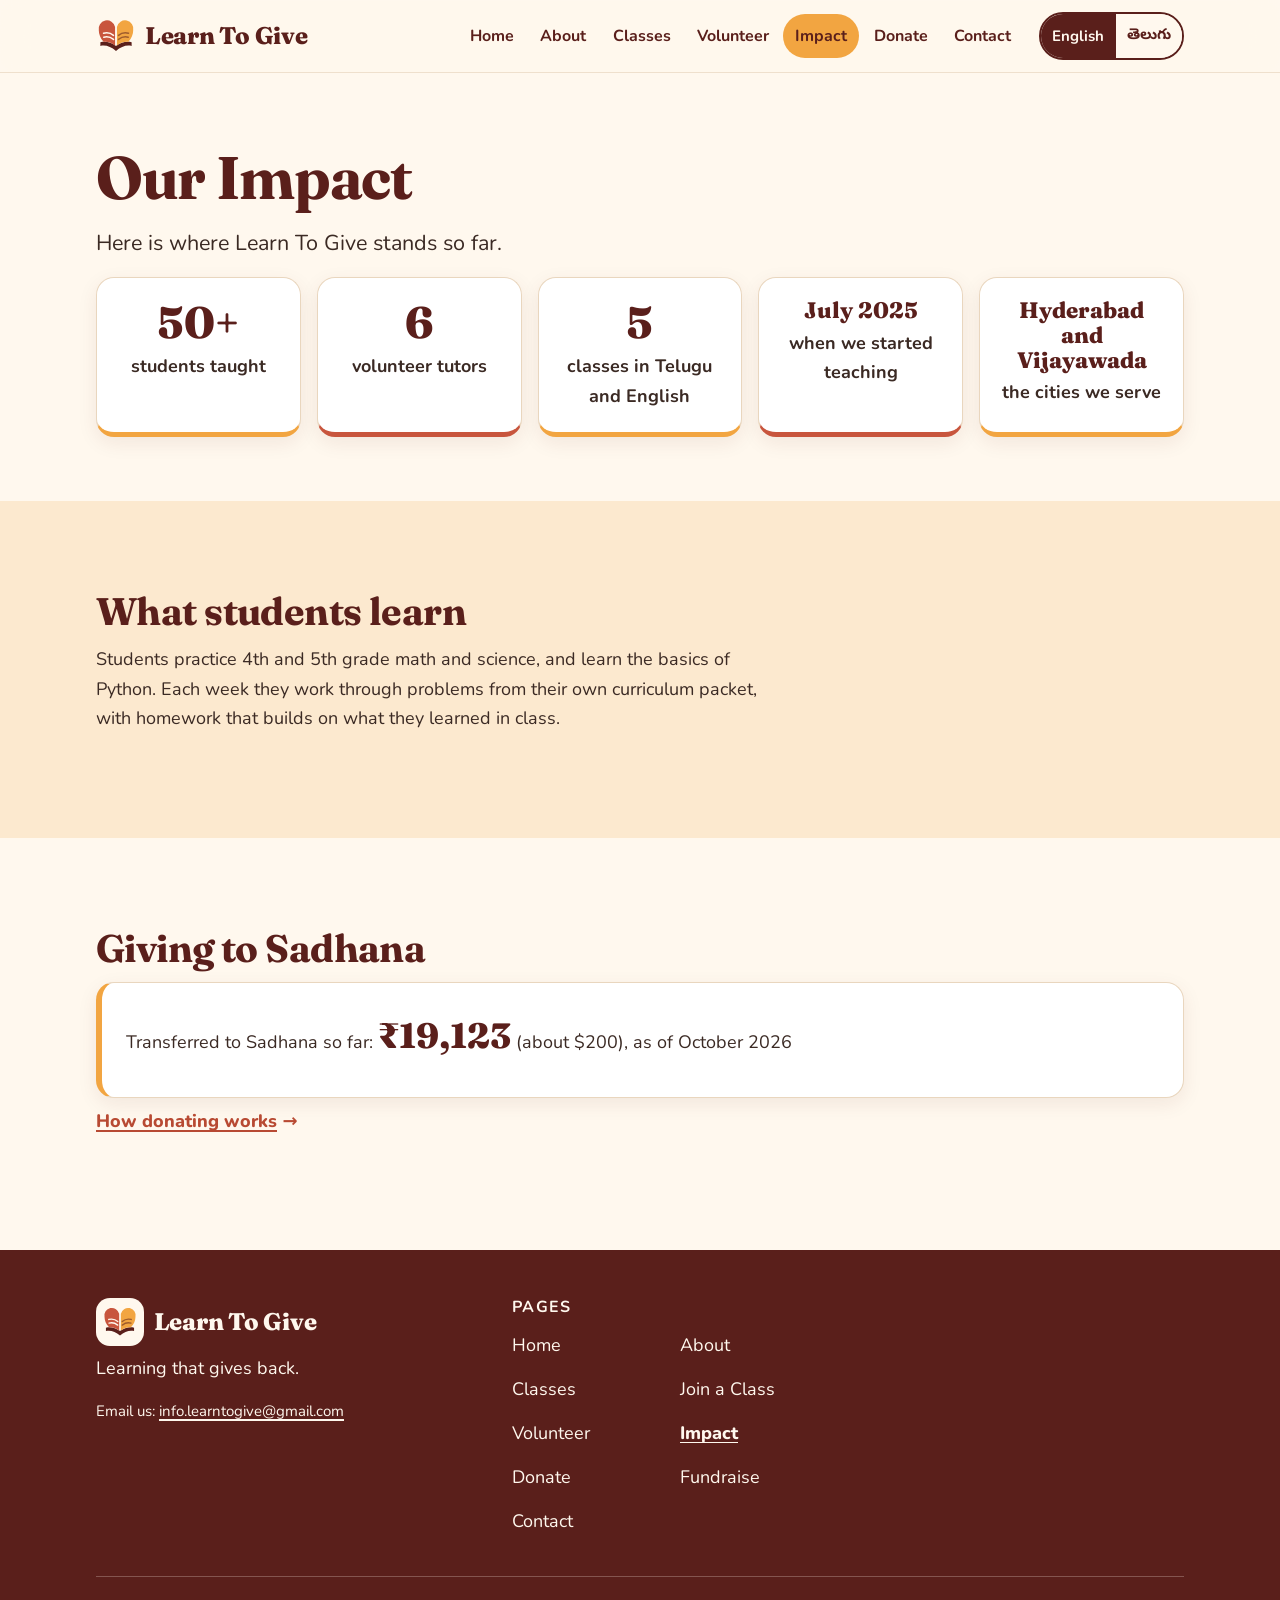
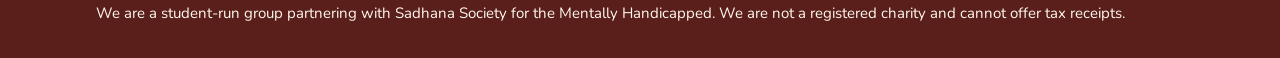
<file: impact.html>
<!doctype html>
<html lang="en">
<head>
  <meta charset="utf-8">
  <meta name="viewport" content="width=device-width, initial-scale=1, viewport-fit=cover">
  <title>Our Impact | Learn To Give</title>
  <meta name="description" content="Students taught, volunteer tutors, classes offered, and money transferred to Sadhana Society by Learn To Give.">
  <!-- Canonical and Open Graph URLs use the placeholder domain. See README "Connect a custom domain". -->
  <link rel="canonical" href="https://www.example.com/impact.html">
  <link rel="icon" href="images/favicon.svg" type="image/svg+xml">
  <link rel="apple-touch-icon" href="images/apple-touch-icon.png">
  <!-- The site has one light theme, so one theme-color (the header's cream) is correct for both OS schemes. -->
  <meta name="theme-color" content="#FFF8EE">
  <meta name="color-scheme" content="light">
  <meta property="og:type" content="website">
  <meta property="og:site_name" content="Learn To Give">
  <meta property="og:title" content="Our Impact | Learn To Give">
  <meta property="og:description" content="Students taught, volunteer tutors, classes offered, and money transferred to Sadhana Society by Learn To Give.">
  <meta property="og:url" content="https://www.example.com/impact.html">
  <meta property="og:image" content="https://www.example.com/images/og-image.png">
  <meta property="og:image:type" content="image/png">
  <meta property="og:image:width" content="1200">
  <meta property="og:image:height" content="630">
  <meta property="og:image:alt" content="The Learn To Give logo, an open book whose pages curve into a heart, with the words Learn To Give: Learning that gives back.">
  <meta name="twitter:image:alt" content="The Learn To Give logo, an open book whose pages curve into a heart, with the words Learn To Give: Learning that gives back.">
  <meta name="twitter:card" content="summary_large_image">
  <meta name="twitter:title" content="Our Impact | Learn To Give">
  <meta name="twitter:description" content="Students taught, volunteer tutors, classes offered, and money transferred to Sadhana Society by Learn To Give.">
  <meta name="twitter:image" content="https://www.example.com/images/og-image.png">
  <link rel="preconnect" href="https://fonts.googleapis.com">
  <link rel="preconnect" href="https://fonts.gstatic.com" crossorigin>
  <link rel="stylesheet" href="https://fonts.googleapis.com/css2?family=Fraunces:opsz,wght@9..144,600;9..144,700;9..144,800&family=Noto+Sans+Telugu:wght@400;600;700&family=Nunito:wght@400;600;700;800&display=swap">
  <link rel="stylesheet" href="css/styles.css">
</head>
<body data-page="impact">
  <a class="skip-link" href="#main" data-i18n="skip">Skip to main content</a>

  <header id="site-header" class="site-header">
    <noscript>
      <div class="container noscript-nav">
        <p><a href="index.html"><strong>Learn To Give</strong></a></p>
        <ul>
          <li><a href="index.html">Home</a></li>
          <li><a href="about.html">About</a></li>
          <li><a href="classes.html">Classes</a></li>
          <li><a href="join.html">Join a Class</a></li>
          <li><a href="volunteer.html">Volunteer</a></li>
          <li><a href="impact.html">Impact</a></li>
          <li><a href="donate.html">Donate</a></li>
          <li><a href="fundraise.html">Fundraise</a></li>
          <li><a href="contact.html">Contact</a></li>
        </ul>
        <p class="noscript-note">Some parts of this site, like class times and figures, need JavaScript. You can always email us at <a href="mailto:info.learntogive@gmail.com">info.learntogive@gmail.com</a>.</p>
      </div>
    </noscript>
  </header>

  <main id="main" tabindex="-1">
    <section class="page-hero" aria-labelledby="page-title">
      <div class="container">
        <h1 id="page-title" data-i18n="impact.title">Our Impact</h1>
        <p class="lead" data-i18n="impact.intro">Here is where Learn To Give stands so far.</p>
        <!-- Stats are rendered from SITE_CONFIG.stats -->
        <ul class="stats" data-render="stats"></ul>
      </div>
    </section>

    <section class="section section--tint" aria-labelledby="learn-title">
      <div class="container">
        <h2 id="learn-title" data-i18n="impact.learnTitle">What students learn</h2>
        <p class="section-intro" data-i18n="impact.learnBody">Students practice 4th and 5th grade math and science, and learn the basics of Python. Each week they work through problems from their own curriculum packet, with homework that builds on what they learned in class.</p>
      </div>
    </section>

    <section class="section" aria-labelledby="giving-title">
      <div class="container">
        <h2 id="giving-title" data-i18n="impact.givingTitle">Giving to Sadhana</h2>
        <!-- This is money TRANSFERRED to Sadhana. It is not the total received. -->
        <div class="card figure-card js-only">
          <p class="figure-line">
            <span data-i18n="donation.transferred">Transferred to Sadhana so far:</span>
            <span class="figure-amount" data-config="donations.transferredToSadhanaINR"></span>
            <span lang="en">(<span data-config="donations.transferredApproxUSD"></span>)</span>,
            <span data-i18n="donation.asOf"></span>
          </p>
        </div>
        <p><a class="link-arrow" href="donate.html" data-i18n="impact.givingLink">How donating works</a></p>
      </div>
    </section>

    <!-- "Share your experience": only added when SITE_CONFIG.feedbackFormUrl is a real https:// link. -->
    <div data-render="feedback"></div>

    <!-- Testimonials: only added to the page when SITE_CONFIG.flags.showTestimonials is true
         and SITE_CONFIG.testimonials has real entries. Nothing is rendered by default. -->
    <div data-render="testimonials"></div>
  </main>

  <footer id="site-footer" class="site-footer">
    <noscript>
      <div class="container">
        <p>We are a student-run group partnering with Sadhana Society for the Mentally Handicapped. We are not a registered charity and cannot offer tax receipts.</p>
      </div>
    </noscript>
  </footer>

  <script src="js/site-config.js"></script>
  <script src="js/translations.js"></script>
  <script src="js/components.js"></script>
  <script src="js/main.js"></script>
</body>
</html>
</file>
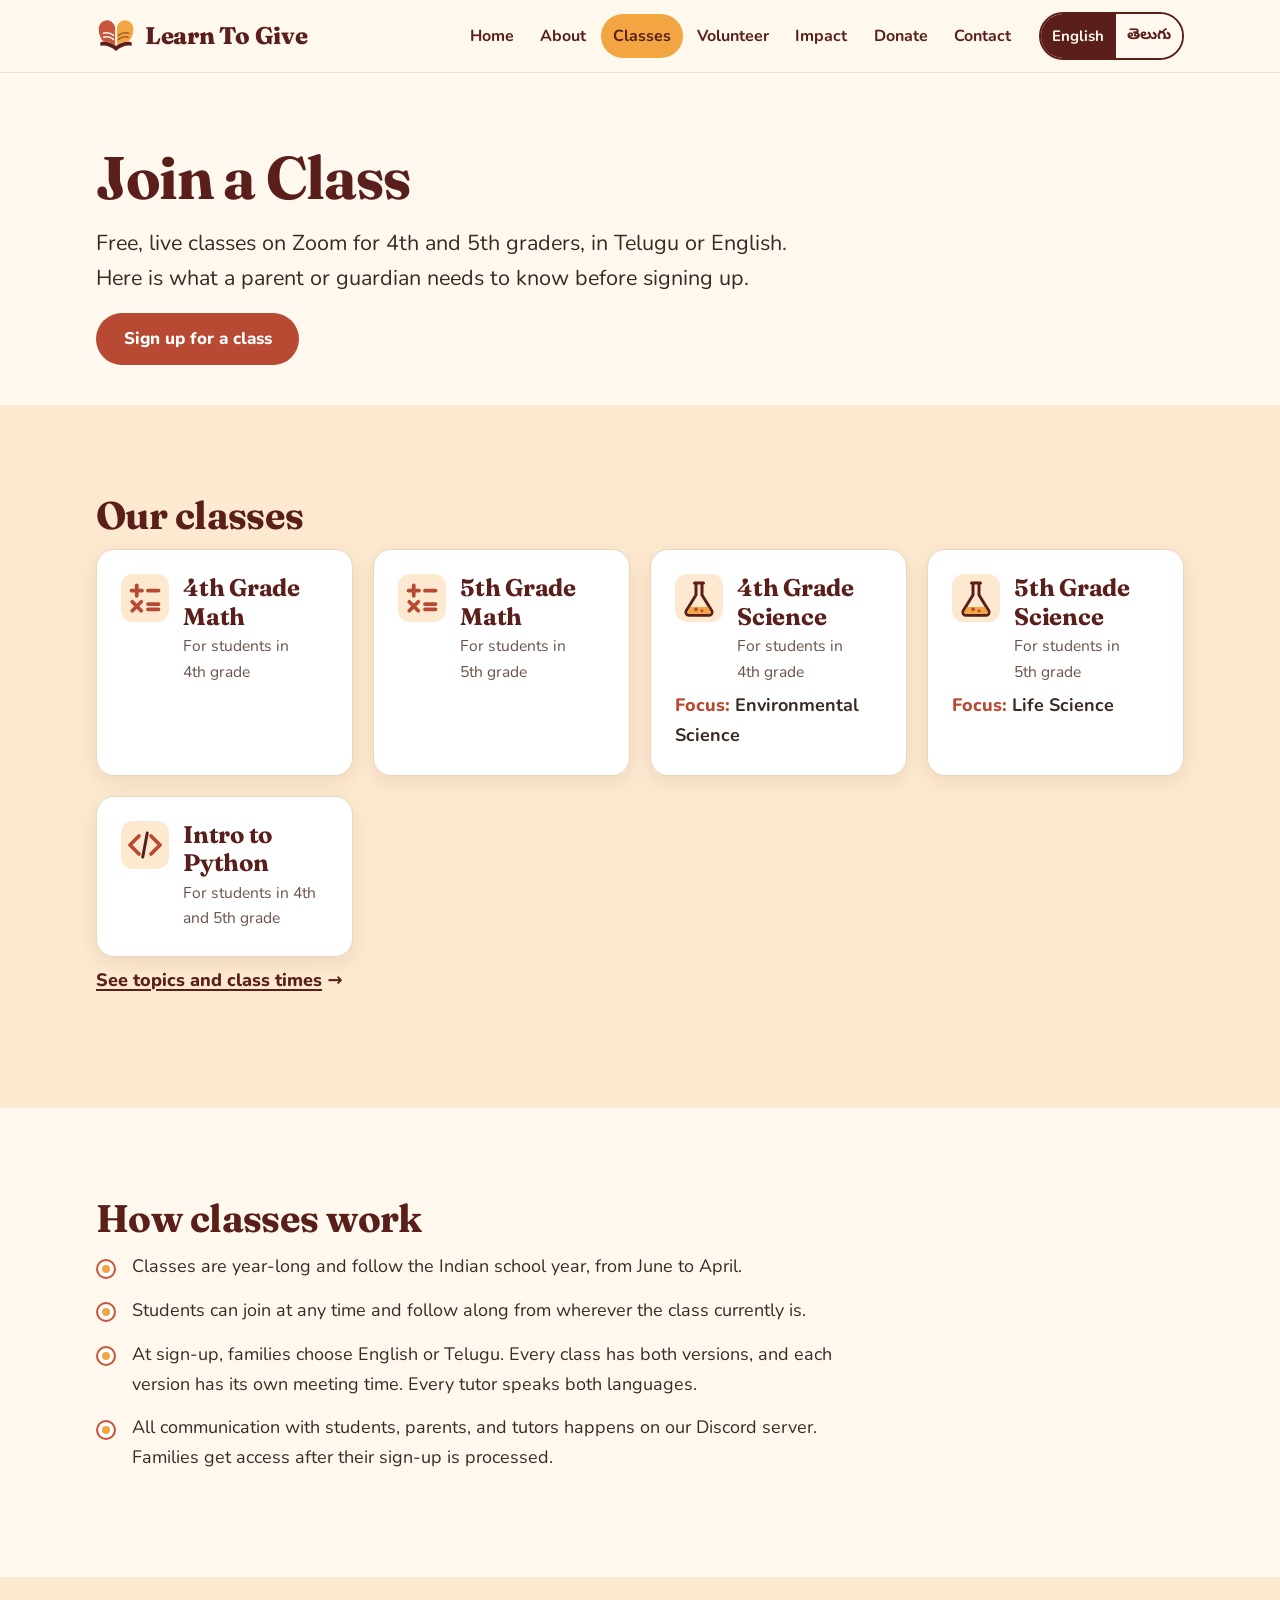
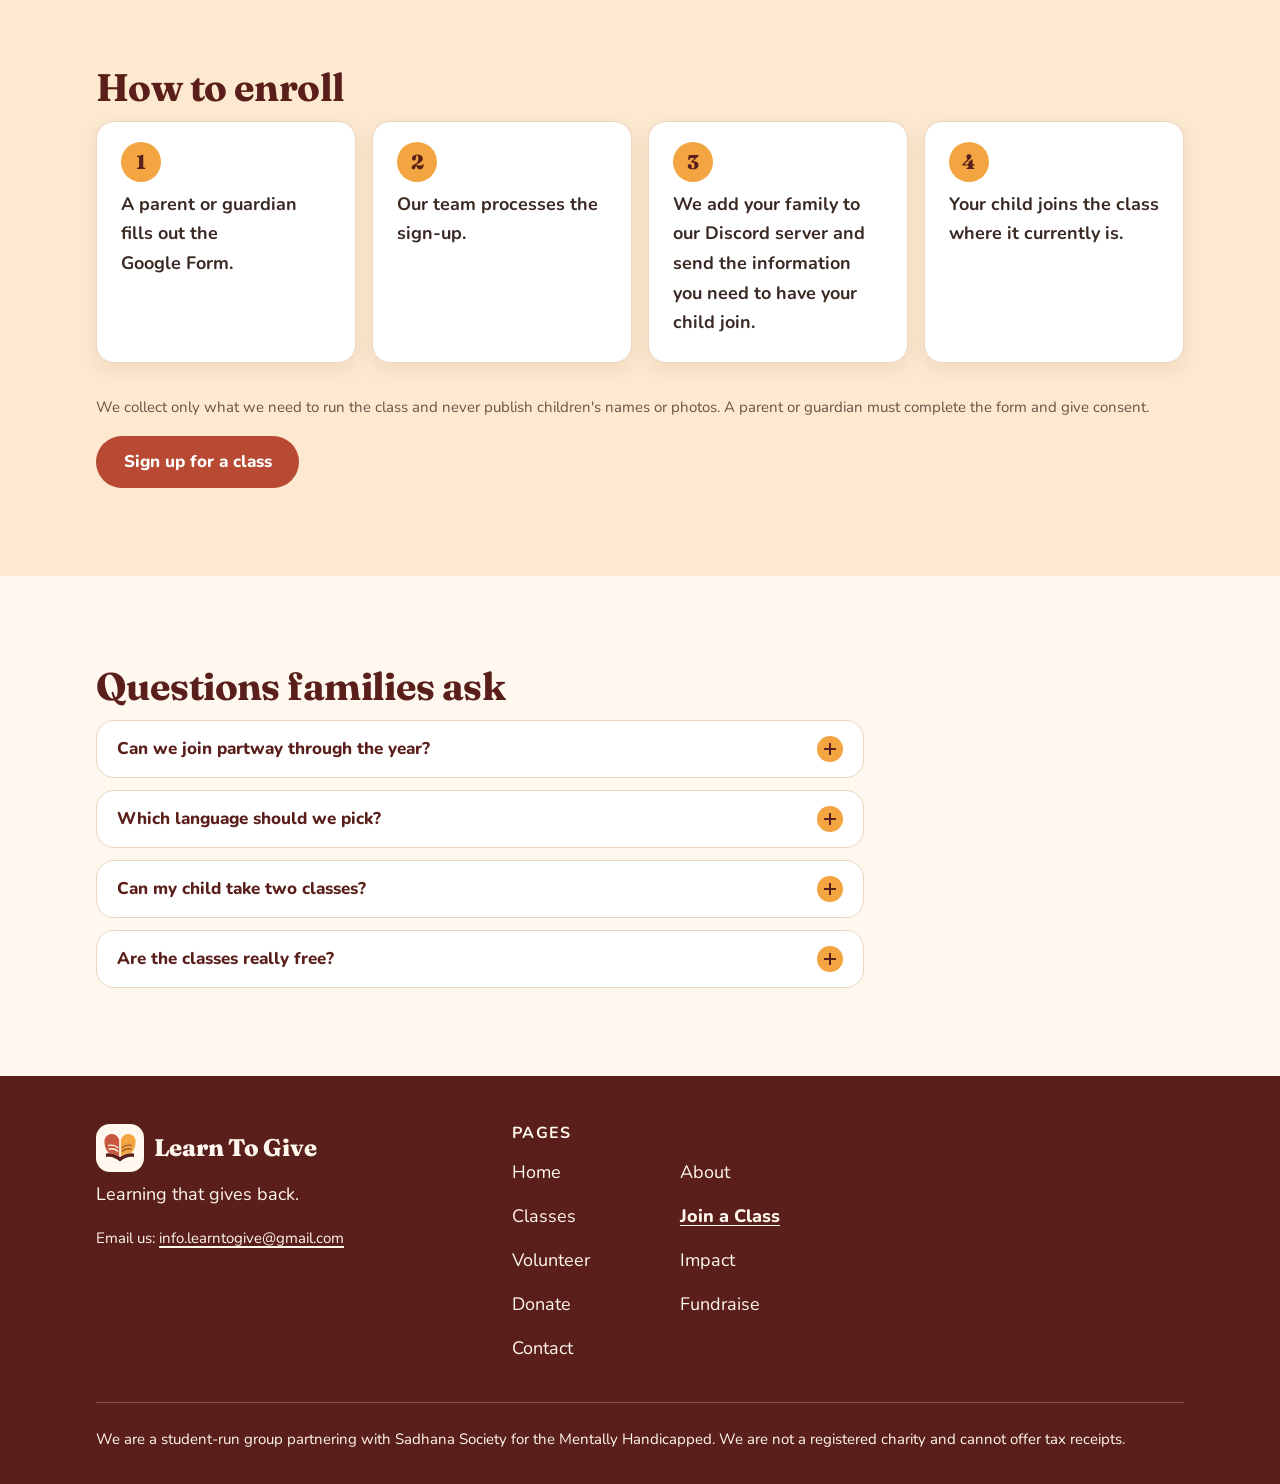
<file: join.html>
<!doctype html>
<html lang="en">
<head>
  <meta charset="utf-8">
  <meta name="viewport" content="width=device-width, initial-scale=1, viewport-fit=cover">
  <title>Join a Class | Learn To Give</title>
  <meta name="description" content="How Learn To Give classes work and how to enroll: free, year-long Zoom classes for 4th and 5th graders in Telugu or English.">
  <!-- Canonical and Open Graph URLs use the placeholder domain. See README "Connect a custom domain". -->
  <link rel="canonical" href="https://www.example.com/join.html">
  <link rel="icon" href="images/favicon.svg" type="image/svg+xml">
  <link rel="apple-touch-icon" href="images/apple-touch-icon.png">
  <!-- The site has one light theme, so one theme-color (the header's cream) is correct for both OS schemes. -->
  <meta name="theme-color" content="#FFF8EE">
  <meta name="color-scheme" content="light">
  <meta property="og:type" content="website">
  <meta property="og:site_name" content="Learn To Give">
  <meta property="og:title" content="Join a Class | Learn To Give">
  <meta property="og:description" content="How Learn To Give classes work and how to enroll: free, year-long Zoom classes for 4th and 5th graders in Telugu or English.">
  <meta property="og:url" content="https://www.example.com/join.html">
  <meta property="og:image" content="https://www.example.com/images/og-image.png">
  <meta property="og:image:type" content="image/png">
  <meta property="og:image:width" content="1200">
  <meta property="og:image:height" content="630">
  <meta property="og:image:alt" content="The Learn To Give logo, an open book whose pages curve into a heart, with the words Learn To Give: Learning that gives back.">
  <meta name="twitter:image:alt" content="The Learn To Give logo, an open book whose pages curve into a heart, with the words Learn To Give: Learning that gives back.">
  <meta name="twitter:card" content="summary_large_image">
  <meta name="twitter:title" content="Join a Class | Learn To Give">
  <meta name="twitter:description" content="How Learn To Give classes work and how to enroll: free, year-long Zoom classes for 4th and 5th graders in Telugu or English.">
  <meta name="twitter:image" content="https://www.example.com/images/og-image.png">
  <link rel="preconnect" href="https://fonts.googleapis.com">
  <link rel="preconnect" href="https://fonts.gstatic.com" crossorigin>
  <link rel="stylesheet" href="https://fonts.googleapis.com/css2?family=Fraunces:opsz,wght@9..144,600;9..144,700;9..144,800&family=Noto+Sans+Telugu:wght@400;600;700&family=Nunito:wght@400;600;700;800&display=swap">
  <link rel="stylesheet" href="css/styles.css">
</head>
<body data-page="join">
  <a class="skip-link" href="#main" data-i18n="skip">Skip to main content</a>

  <header id="site-header" class="site-header">
    <noscript>
      <div class="container noscript-nav">
        <p><a href="index.html"><strong>Learn To Give</strong></a></p>
        <ul>
          <li><a href="index.html">Home</a></li>
          <li><a href="about.html">About</a></li>
          <li><a href="classes.html">Classes</a></li>
          <li><a href="join.html">Join a Class</a></li>
          <li><a href="volunteer.html">Volunteer</a></li>
          <li><a href="impact.html">Impact</a></li>
          <li><a href="donate.html">Donate</a></li>
          <li><a href="fundraise.html">Fundraise</a></li>
          <li><a href="contact.html">Contact</a></li>
        </ul>
        <p class="noscript-note">Some parts of this site, like class times and figures, need JavaScript. You can always email us at <a href="mailto:info.learntogive@gmail.com">info.learntogive@gmail.com</a>.</p>
      </div>
    </noscript>
  </header>

  <main id="main" tabindex="-1">
    <section class="page-hero" aria-labelledby="page-title">
      <div class="container">
        <h1 id="page-title" data-i18n="join.title">Join a Class</h1>
        <p class="lead" data-i18n="join.intro">Free, live classes on Zoom for 4th and 5th graders, in Telugu or English. Here is what a parent or guardian needs to know before signing up.</p>
        <!-- Goes to the Google Form (SITE_CONFIG.signupFormUrl) once it is a real https:// link; until then, to contact.html. -->
        <div class="btn-row"><a class="btn btn-primary" href="contact.html?reason=join" data-render="signup-link"><span data-i18n="join.cta">Sign up for a class</span><span class="visually-hidden new-tab-note" data-i18n="common.newTab" hidden>(opens in a new tab)</span></a></div>
      </div>
    </section>

    <section class="section section--tint" aria-labelledby="join-classes-title">
      <div class="container">
        <h2 id="join-classes-title" data-i18n="join.classesTitle">Our classes</h2>
        <!-- Short cards rendered from SITE_CONFIG.classes. -->
        <ul class="card-grid summary-grid" data-render="class-summary">
          <li class="card summary-card"><h3 class="class-name">4th Grade Math</h3></li>
          <li class="card summary-card"><h3 class="class-name">5th Grade Math</h3></li>
          <li class="card summary-card"><h3 class="class-name">4th Grade Science</h3><p class="class-focus">Focus: Environmental Science</p></li>
          <li class="card summary-card"><h3 class="class-name">5th Grade Science</h3><p class="class-focus">Focus: Life Science</p></li>
          <li class="card summary-card"><h3 class="class-name">Intro to Python</h3></li>
        </ul>
        <p><a class="link-arrow" href="classes.html" data-i18n="join.classesLink">See topics and class times</a></p>
      </div>
    </section>

    <section class="section" aria-labelledby="join-how-title">
      <div class="container">
        <h2 id="join-how-title" data-i18n="join.howTitle">How classes work</h2>
        <ul class="info-list">
          <li data-i18n="classes.howYear">Classes are year-long and follow the Indian school year, from June to April.</li>
          <li data-i18n="classes.howJoinAnytime">Students can join at any time and follow along from wherever the class currently is.</li>
          <li data-i18n="classes.howLanguage">At sign-up, families choose English or Telugu. Every class has both versions, and each version has its own meeting time. Every tutor speaks both languages.</li>
          <li data-i18n="classes.howDiscord" data-show-if="discord.enabled">All communication with students, parents, and tutors happens on our Discord server. Families get access after their sign-up is processed.</li>
        </ul>
      </div>
    </section>

    <section class="section section--tint" aria-labelledby="enroll-title">
      <div class="container">
        <h2 id="enroll-title" data-i18n="join.enrollTitle">How to enroll</h2>
        <ol class="steps">
          <li class="card step"><p data-i18n="join.step1">A parent or guardian fills out the Google Form.</p></li>
          <li class="card step"><p data-i18n="join.step2">Our team processes the sign-up.</p></li>
          <li class="card step"><p data-i18n="join.step3">We add your family to our Discord server and send the information you need to have your child join.</p></li>
          <li class="card step"><p data-i18n="join.step4">Your child joins the class where it currently is.</p></li>
        </ol>
        <p class="privacy-line" data-i18n="join.privacy">We collect only what we need to run the class and never publish children's names or photos. A parent or guardian must complete the form and give consent.</p>
        <div class="btn-row"><a class="btn btn-primary" href="contact.html?reason=join" data-render="signup-link"><span data-i18n="join.cta">Sign up for a class</span><span class="visually-hidden new-tab-note" data-i18n="common.newTab" hidden>(opens in a new tab)</span></a></div>
      </div>
    </section>

    <section class="section" aria-labelledby="join-faq-title">
      <div class="container">
        <h2 id="join-faq-title" data-i18n="join.faqTitle">Questions families ask</h2>
        <div class="accordion">
          <div class="accordion-item">
            <h3 class="accordion-heading"><button type="button" class="accordion-trigger" id="join-faq-10-btn" aria-expanded="true" aria-controls="join-faq-10"><span data-i18n="faq.q10">Can we join partway through the year?</span><span class="accordion-icon" aria-hidden="true"></span></button></h3>
            <div class="accordion-panel" id="join-faq-10" role="region" aria-labelledby="join-faq-10-btn"><p data-i18n="faq.a10">Yes. Students can join at any time and follow along from wherever the class currently is.</p></div>
          </div>
          <div class="accordion-item">
            <h3 class="accordion-heading"><button type="button" class="accordion-trigger" id="join-faq-6-btn" aria-expanded="true" aria-controls="join-faq-6"><span data-i18n="faq.q6">Which language should we pick?</span><span class="accordion-icon" aria-hidden="true"></span></button></h3>
            <div class="accordion-panel" id="join-faq-6" role="region" aria-labelledby="join-faq-6-btn"><p data-i18n="faq.a6">Pick the language your child is most comfortable learning in. You choose at sign-up. Both versions follow the same curriculum, and every tutor speaks both languages.</p></div>
          </div>
          <div class="accordion-item">
            <h3 class="accordion-heading"><button type="button" class="accordion-trigger" id="join-faq-11-btn" aria-expanded="true" aria-controls="join-faq-11"><span data-i18n="faq.q11">Can my child take two classes?</span><span class="accordion-icon" aria-hidden="true"></span></button></h3>
            <div class="accordion-panel" id="join-faq-11" role="region" aria-labelledby="join-faq-11-btn"><p data-i18n="faq.a11">Yes. The English version of one subject meets at the same time as the Telugu version of the other subject, then they trade. If you pick the same language for both classes, the times never overlap.</p></div>
          </div>
          <div class="accordion-item">
            <h3 class="accordion-heading"><button type="button" class="accordion-trigger" id="join-faq-8-btn" aria-expanded="true" aria-controls="join-faq-8"><span data-i18n="faq.q8">Are the classes really free?</span><span class="accordion-icon" aria-hidden="true"></span></button></h3>
            <div class="accordion-panel" id="join-faq-8" role="region" aria-labelledby="join-faq-8-btn"><p data-i18n="faq.a8">Yes. Classes are free for every student. Our tutors are volunteers and nobody is paid. Donations are optional.</p></div>
          </div>
        </div>
      </div>
    </section>
  </main>

  <footer id="site-footer" class="site-footer">
    <noscript>
      <div class="container">
        <p>We are a student-run group partnering with Sadhana Society for the Mentally Handicapped. We are not a registered charity and cannot offer tax receipts.</p>
      </div>
    </noscript>
  </footer>

  <script src="js/site-config.js"></script>
  <script src="js/translations.js"></script>
  <script src="js/components.js"></script>
  <script src="js/main.js"></script>
</body>
</html>
</file>
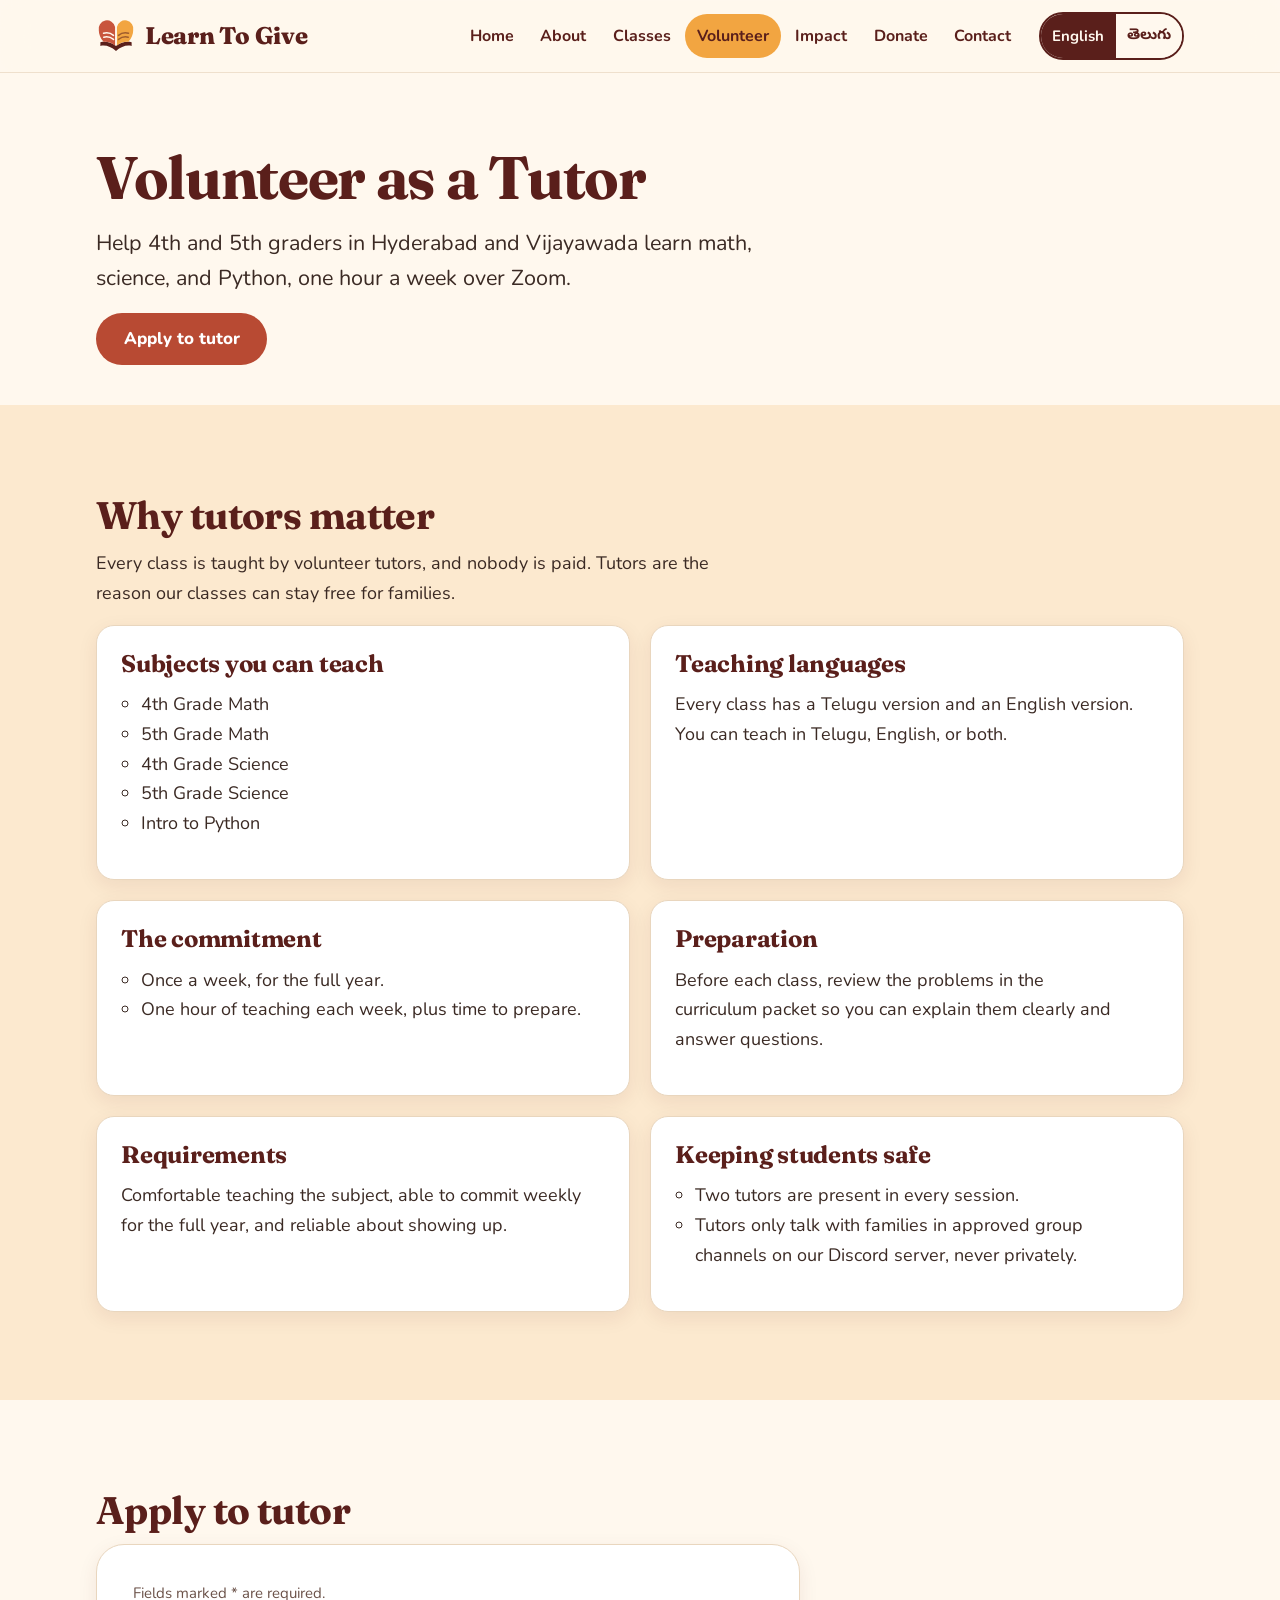
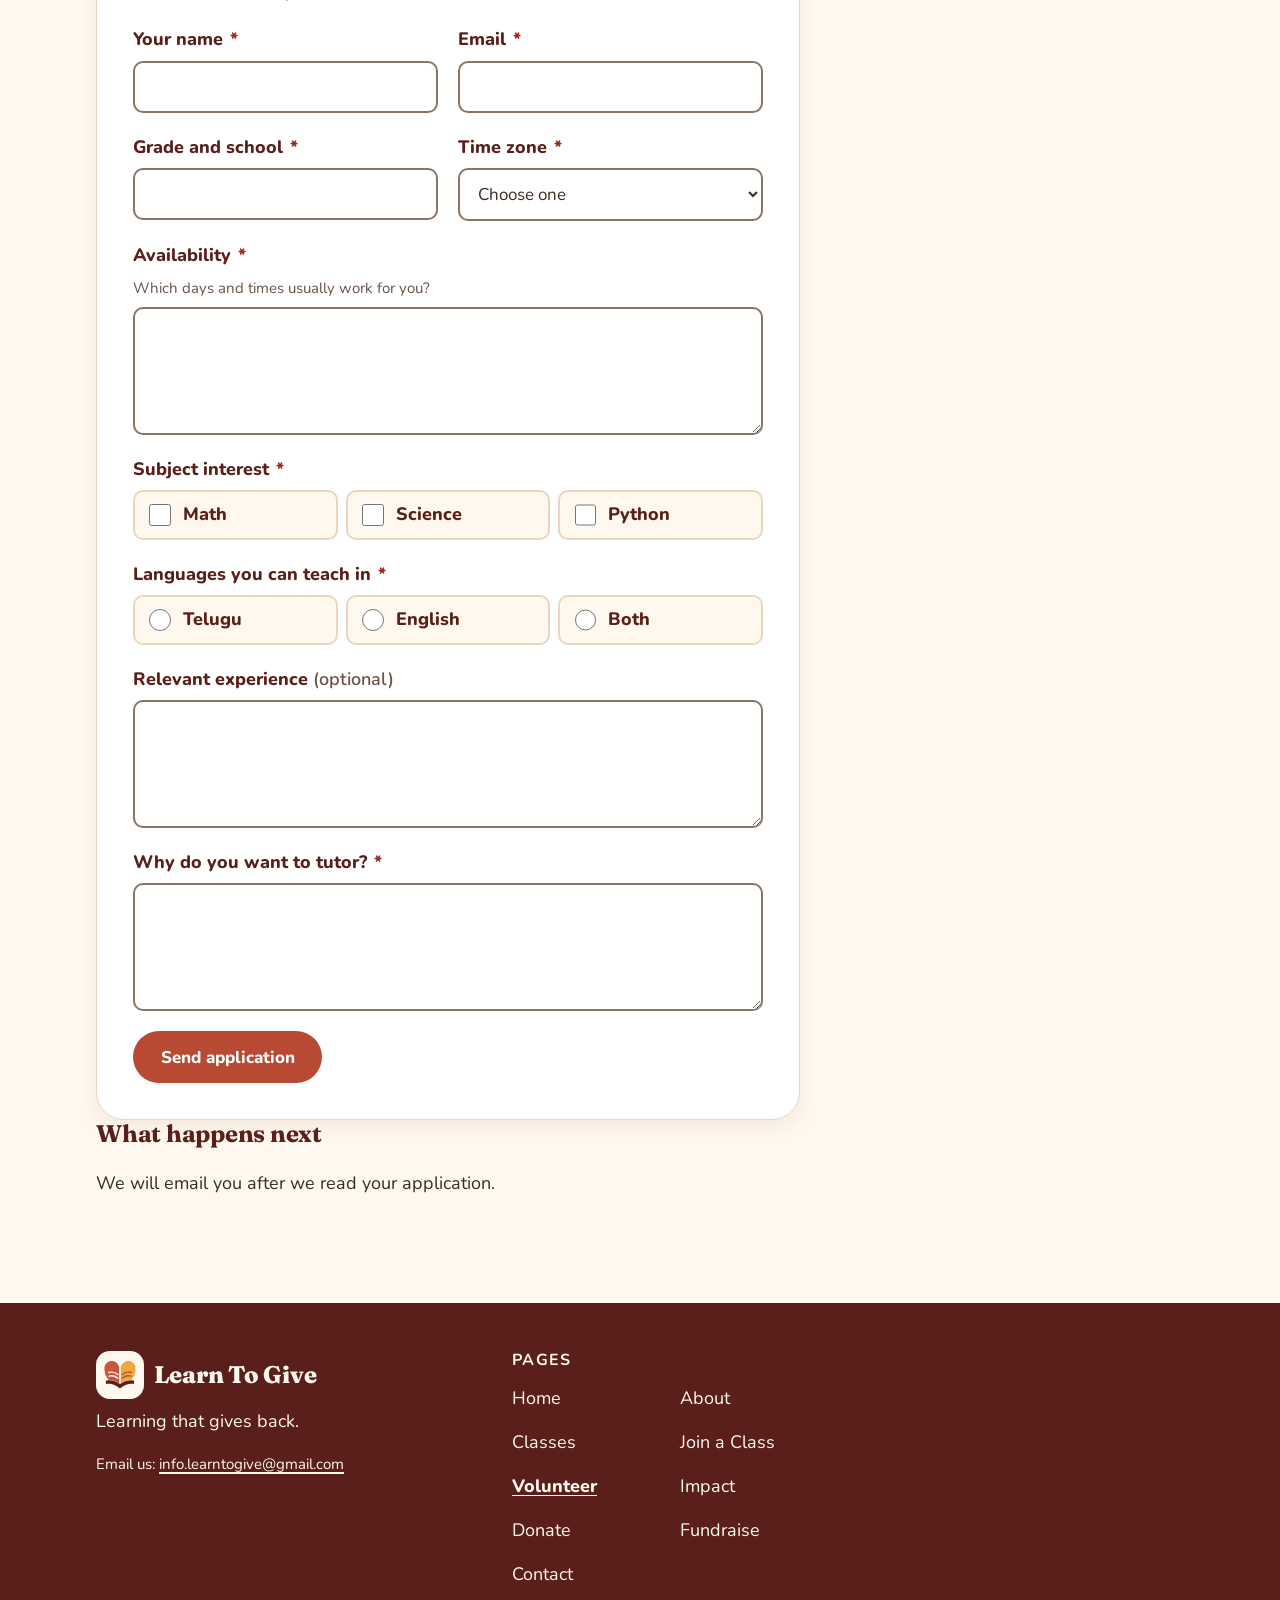
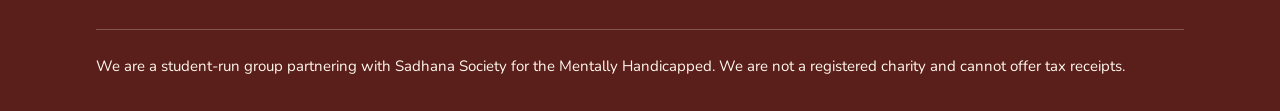
<file: volunteer.html>
<!doctype html>
<html lang="en">
<head>
  <meta charset="utf-8">
  <meta name="viewport" content="width=device-width, initial-scale=1, viewport-fit=cover">
  <title>Volunteer as a Tutor | Learn To Give</title>
  <meta name="description" content="Volunteer to tutor math, science, or Python to 4th and 5th graders in Hyderabad and Vijayawada, one hour a week over Zoom.">
  <!-- Canonical and Open Graph URLs use the placeholder domain. See README "Connect a custom domain". -->
  <link rel="canonical" href="https://www.example.com/volunteer.html">
  <link rel="icon" href="images/favicon.svg" type="image/svg+xml">
  <link rel="apple-touch-icon" href="images/apple-touch-icon.png">
  <!-- The site has one light theme, so one theme-color (the header's cream) is correct for both OS schemes. -->
  <meta name="theme-color" content="#FFF8EE">
  <meta name="color-scheme" content="light">
  <meta property="og:type" content="website">
  <meta property="og:site_name" content="Learn To Give">
  <meta property="og:title" content="Volunteer as a Tutor | Learn To Give">
  <meta property="og:description" content="Volunteer to tutor math, science, or Python to 4th and 5th graders in Hyderabad and Vijayawada, one hour a week over Zoom.">
  <meta property="og:url" content="https://www.example.com/volunteer.html">
  <meta property="og:image" content="https://www.example.com/images/og-image.png">
  <meta property="og:image:type" content="image/png">
  <meta property="og:image:width" content="1200">
  <meta property="og:image:height" content="630">
  <meta property="og:image:alt" content="The Learn To Give logo, an open book whose pages curve into a heart, with the words Learn To Give: Learning that gives back.">
  <meta name="twitter:image:alt" content="The Learn To Give logo, an open book whose pages curve into a heart, with the words Learn To Give: Learning that gives back.">
  <meta name="twitter:card" content="summary_large_image">
  <meta name="twitter:title" content="Volunteer as a Tutor | Learn To Give">
  <meta name="twitter:description" content="Volunteer to tutor math, science, or Python to 4th and 5th graders in Hyderabad and Vijayawada, one hour a week over Zoom.">
  <meta name="twitter:image" content="https://www.example.com/images/og-image.png">
  <link rel="preconnect" href="https://fonts.googleapis.com">
  <link rel="preconnect" href="https://fonts.gstatic.com" crossorigin>
  <link rel="stylesheet" href="https://fonts.googleapis.com/css2?family=Fraunces:opsz,wght@9..144,600;9..144,700;9..144,800&family=Noto+Sans+Telugu:wght@400;600;700&family=Nunito:wght@400;600;700;800&display=swap">
  <link rel="stylesheet" href="css/styles.css">
</head>
<body data-page="volunteer">
  <a class="skip-link" href="#main" data-i18n="skip">Skip to main content</a>

  <header id="site-header" class="site-header">
    <noscript>
      <div class="container noscript-nav">
        <p><a href="index.html"><strong>Learn To Give</strong></a></p>
        <ul>
          <li><a href="index.html">Home</a></li>
          <li><a href="about.html">About</a></li>
          <li><a href="classes.html">Classes</a></li>
          <li><a href="join.html">Join a Class</a></li>
          <li><a href="volunteer.html">Volunteer</a></li>
          <li><a href="impact.html">Impact</a></li>
          <li><a href="donate.html">Donate</a></li>
          <li><a href="fundraise.html">Fundraise</a></li>
          <li><a href="contact.html">Contact</a></li>
        </ul>
        <p class="noscript-note">Some parts of this site, like class times and figures, need JavaScript. You can always email us at <a href="mailto:info.learntogive@gmail.com">info.learntogive@gmail.com</a>.</p>
      </div>
    </noscript>
  </header>

  <main id="main" tabindex="-1">
    <section class="page-hero" aria-labelledby="page-title">
      <div class="container">
        <h1 id="page-title" data-i18n="volunteer.title">Volunteer as a Tutor</h1>
        <p class="lead" data-i18n="volunteer.intro">Help 4th and 5th graders in Hyderabad and Vijayawada learn math, science, and Python, one hour a week over Zoom.</p>
        <div class="btn-row"><a class="btn btn-primary" href="#apply" data-i18n="volunteer.formTitle">Apply to tutor</a></div>
      </div>
    </section>

    <section class="section section--tint" aria-labelledby="why-title">
      <div class="container">
        <h2 id="why-title" data-i18n="volunteer.whyTitle">Why tutors matter</h2>
        <p class="section-intro" data-i18n="volunteer.whyBody">Every class is taught by volunteer tutors, and nobody is paid. Tutors are the reason our classes can stay free for families.</p>

        <ul class="card-grid card-grid--2">
          <li class="card">
            <h3 data-i18n="volunteer.subjectsTitle">Subjects you can teach</h3>
            <!-- Rendered from SITE_CONFIG.classes -->
            <ul data-render="class-list"></ul>
          </li>
          <li class="card">
            <h3 data-i18n="volunteer.languagesTitle">Teaching languages</h3>
            <p data-i18n="volunteer.languagesBody">Every class has a Telugu version and an English version. You can teach in Telugu, English, or both.</p>
          </li>
          <li class="card">
            <h3 data-i18n="volunteer.commitTitle">The commitment</h3>
            <ul>
              <li data-i18n="volunteer.commit1">Once a week, for the full year.</li>
              <li data-i18n="volunteer.commit2">One hour of teaching each week, plus time to prepare.</li>
            </ul>
          </li>
          <li class="card">
            <h3 data-i18n="volunteer.prepTitle">Preparation</h3>
            <p data-i18n="volunteer.prepBody">Before each class, review the problems in the curriculum packet so you can explain them clearly and answer questions.</p>
          </li>
          <li class="card">
            <h3 data-i18n="volunteer.reqTitle">Requirements</h3>
            <p data-i18n="volunteer.reqBody">Comfortable teaching the subject, able to commit weekly for the full year, and reliable about showing up.</p>
          </li>
          <li class="card">
            <h3 data-i18n="volunteer.safeTitle">Keeping students safe</h3>
            <ul>
              <li data-i18n="volunteer.safe1">Two tutors are present in every session.</li>
              <li data-i18n="volunteer.safe2">Tutors only talk with families in approved group channels on our Discord server, never privately.</li>
            </ul>
          </li>
        </ul>
      </div>
    </section>

    <section class="section" id="apply" aria-labelledby="apply-title">
      <div class="container">
        <h2 id="apply-title" data-i18n="volunteer.formTitle">Apply to tutor</h2>
        <!-- action is the no-JavaScript fallback. js/main.js replaces it with SITE_CONFIG.forms.endpoint. -->
        <form class="form-card" data-form="volunteer" data-success="volunteer-success" action="https://formspree.io/f/YOUR_FORM_ID" method="POST" aria-labelledby="apply-title">
          <input type="hidden" name="_subject" value="New volunteer application">
          <div class="honeypot" aria-hidden="true">
            <label for="vol-gotcha">Leave this field empty</label>
            <input type="text" id="vol-gotcha" name="_gotcha" tabindex="-1" autocomplete="off">
          </div>

          <div class="form-grid">
            <p class="hint" data-i18n="form.requiredNote">Fields marked * are required.</p>

            <div class="form-grid form-grid--2">
              <div class="field">
                <label for="vol-name"><span data-i18n="form.name">Your name</span> <span class="req" aria-hidden="true">*</span></label>
                <input type="text" id="vol-name" name="name" autocomplete="name" required aria-describedby="vol-name-error">
                <p class="field-error" id="vol-name-error" hidden></p>
              </div>
              <div class="field">
                <label for="vol-email"><span data-i18n="form.email">Email</span> <span class="req" aria-hidden="true">*</span></label>
                <input type="email" id="vol-email" name="email" autocomplete="email" required aria-describedby="vol-email-error">
                <p class="field-error" id="vol-email-error" hidden></p>
              </div>
            </div>

            <div class="form-grid form-grid--2">
              <div class="field">
                <label for="vol-school"><span data-i18n="volunteer.gradeSchool">Grade and school</span> <span class="req" aria-hidden="true">*</span></label>
                <input type="text" id="vol-school" name="grade_and_school" required aria-describedby="vol-school-error">
                <p class="field-error" id="vol-school-error" hidden></p>
              </div>
              <div class="field">
                <label for="vol-timezone"><span data-i18n="volunteer.timezone">Time zone</span> <span class="req" aria-hidden="true">*</span></label>
                <select id="vol-timezone" name="time_zone" required aria-describedby="vol-timezone-error">
                  <option value="" data-i18n="form.choose">Choose one</option>
                  <option value="US Eastern" data-i18n="volunteer.tzEastern">US Eastern</option>
                  <option value="US Central" data-i18n="volunteer.tzCentral">US Central</option>
                  <option value="US Mountain" data-i18n="volunteer.tzMountain">US Mountain</option>
                  <option value="US Pacific" data-i18n="volunteer.tzPacific">US Pacific</option>
                  <option value="India (IST)" data-i18n="volunteer.tzIndia">India (IST)</option>
                  <option value="Other" data-i18n="volunteer.tzOther">Other</option>
                </select>
                <p class="field-error" id="vol-timezone-error" hidden></p>
              </div>
            </div>

            <div class="field">
              <label for="vol-availability"><span data-i18n="volunteer.availability">Availability</span> <span class="req" aria-hidden="true">*</span></label>
              <p class="hint" id="vol-availability-hint" data-i18n="volunteer.availabilityHint">Which days and times usually work for you?</p>
              <textarea id="vol-availability" name="availability" rows="3" required aria-describedby="vol-availability-hint vol-availability-error"></textarea>
              <p class="field-error" id="vol-availability-error" hidden></p>
            </div>

            <fieldset class="field" id="vol-subjects" data-required-group="checkbox">
              <legend><span data-i18n="volunteer.subjects">Subject interest</span> <span class="req" aria-hidden="true">*</span></legend>
              <div class="choice-group choice-group--inline">
                <label class="choice"><input type="checkbox" name="subjects" value="Math" aria-describedby="vol-subjects-error"> <span data-i18n="volunteer.subjectMath">Math</span></label>
                <label class="choice"><input type="checkbox" name="subjects" value="Science" aria-describedby="vol-subjects-error"> <span data-i18n="volunteer.subjectScience">Science</span></label>
                <label class="choice"><input type="checkbox" name="subjects" value="Python" aria-describedby="vol-subjects-error"> <span data-i18n="volunteer.subjectPython">Python</span></label>
              </div>
              <p class="field-error" id="vol-subjects-error" hidden></p>
            </fieldset>

            <fieldset class="field" id="vol-languages" data-required-group="radio">
              <legend><span data-i18n="volunteer.languages">Languages you can teach in</span> <span class="req" aria-hidden="true">*</span></legend>
              <div class="choice-group choice-group--inline">
                <label class="choice"><input type="radio" name="teaching_languages" value="Telugu" required aria-describedby="vol-languages-error"> <span data-i18n="lang:Telugu">Telugu</span></label>
                <label class="choice"><input type="radio" name="teaching_languages" value="English" required aria-describedby="vol-languages-error"> <span data-i18n="lang:English">English</span></label>
                <label class="choice"><input type="radio" name="teaching_languages" value="Both" required aria-describedby="vol-languages-error"> <span data-i18n="volunteer.langBoth">Both</span></label>
              </div>
              <p class="field-error" id="vol-languages-error" hidden></p>
            </fieldset>

            <div class="field">
              <label for="vol-experience"><span data-i18n="volunteer.experience">Relevant experience</span> <span class="optional" data-i18n="form.optional">(optional)</span></label>
              <textarea id="vol-experience" name="experience" rows="4"></textarea>
            </div>

            <div class="field">
              <label for="vol-why"><span data-i18n="volunteer.why">Why do you want to tutor?</span> <span class="req" aria-hidden="true">*</span></label>
              <textarea id="vol-why" name="why_tutor" rows="4" required aria-describedby="vol-why-error"></textarea>
              <p class="field-error" id="vol-why-error" hidden></p>
            </div>

            <div class="form-failure" tabindex="-1" role="alert" hidden>
              <p><strong data-i18n="form.failTitle">Sorry, something went wrong.</strong> <span data-i18n="form.failBody">Your message was not sent. Please try again, or email us directly:</span> <a data-mailto lang="en"></a></p>
            </div>

            <div>
              <button type="submit" class="btn btn-primary"><span class="btn-label" data-i18n="volunteer.submit">Send application</span></button>
            </div>
          </div>
        </form>

        <div class="form-success" id="volunteer-success" tabindex="-1" role="status" hidden>
          <h3 data-i18n="volunteer.thanksTitle">Thank you for applying!</h3>
          <p data-i18n="volunteer.thanksBody">We received your application and will email you.</p>
        </div>

        <div class="stack">
          <h3 data-i18n="volunteer.nextTitle">What happens next</h3>
          <p data-i18n="volunteer.nextBody">We will email you after we read your application.</p>
        </div>
      </div>
    </section>
  </main>

  <footer id="site-footer" class="site-footer">
    <noscript>
      <div class="container">
        <p>We are a student-run group partnering with Sadhana Society for the Mentally Handicapped. We are not a registered charity and cannot offer tax receipts.</p>
      </div>
    </noscript>
  </footer>

  <script src="js/site-config.js"></script>
  <script src="js/translations.js"></script>
  <script src="js/components.js"></script>
  <script src="js/main.js"></script>
</body>
</html>
</file>
<file: css/styles.css>
/* =====================================================================
   Learn To Give: shared stylesheet
   Mobile first. Breakpoints: 40em (640px), 48em (768px), 64em (1024px),
   75em (1200px, desktop navigation).

   Contrast notes (WCAG AA, measured):
   - --brown on --cream ............ 12.9:1  body text
   - --maroon on --cream ........... 12.1:1  headings, links on tints
   - --terracotta-dark on --cream ..  4.9:1  text links
   - white on --terracotta-dark ....  5.2:1  primary buttons
   - white on --terracotta-hover ...  7.7:1  primary button hover
   - --maroon on --saffron .........  6.2:1  secondary buttons, badges
   - --maroon on --saffron-hover ...  7.6:1  secondary button hover
   - --cream on --maroon ........... 12.1:1  footer
   - --maroon on --tint ............ 10.8:1  links and outline buttons on tinted sections
   --terracotta (#C8553D) is only 4.1:1 on cream and 4.35:1 under white
   text, so it is used for borders, icons and decoration only.
   --saffron is 1.95:1 on cream, so it is never used for text.
   ===================================================================== */

:root {
  --cream: #FFF8EE;
  --terracotta: #C8553D;
  --terracotta-dark: #B84A33;
  --terracotta-hover: #8E3826;
  --saffron: #F2A541;
  --saffron-hover: #F7BE6E;
  --maroon: #5A1F1B;
  --brown: #3B2A24;

  --white: #FFFFFF;
  --tint: #FCE9CF;          /* light saffron section background */
  --notice-bg: #FCE3BC;
  --muted: #6B5249;         /* secondary text, 6.8:1 on cream */
  --error: #A3261A;         /* 7.0:1 on cream, 7.4:1 on white */
  --success-bg: #E6F2E2;
  --success-border: #3F7D3A;
  --border: #E9D6BE;
  --input-border: #8C7365; /* 4.4:1 on white (non-text needs 3:1) */

  --font-heading: 'Fraunces', Georgia, 'Times New Roman', serif;
  --font-body: 'Nunito', 'Noto Sans Telugu', system-ui, -apple-system, 'Segoe UI', Roboto, sans-serif;
  --font-telugu: 'Noto Sans Telugu', 'Nunito', system-ui, sans-serif;

  --radius-sm: 10px;
  --radius: 18px;
  --radius-lg: 28px;
  --shadow: 0 6px 20px rgba(90, 31, 27, 0.08);
  --focus: 3px solid var(--maroon);
  --space-section: clamp(3rem, 8vw, 5.5rem);
  --container: 72rem;
  --tap: 44px;

  /* Motion tokens (emil-design-eng / apple-design). Named effects are labeled
     where they are used, using the animation-vocabulary terms. */
  --ease-out: cubic-bezier(0.23, 1, 0.32, 1);       /* strong ease-out: UI responding to the user */
  --ease-in-out: cubic-bezier(0.77, 0, 0.175, 1);   /* on-screen movement A to B */
  /* Spring (damping 1.0, response 0.35s), sampled into linear() over 380ms so
     plain CSS can play it: critically damped, no overshoot (apple-design default
     for UI that did not follow a flick). Used only through @supports below, so
     browsers without linear() keep --ease-out. */
  --ease-spring: var(--ease-out);
  --dur-press: 120ms;
  --dur-fast: 180ms;
  --dur-open: 380ms;
  --dur-close: 200ms;

  /* Translucent header material (apple-design): warm cream, not cold glass. */
  --header-material: rgba(255, 248, 238, 0.86);
}

@supports (transition-timing-function: linear(0, 1)) {
  :root { --ease-spring: linear(0, 0.0693, 0.2121, 0.3689, 0.5128, 0.6339, 0.7307, 0.8054, 0.8617, 0.9034, 0.9339, 0.9559, 0.9716, 0.9828, 0.9906, 0.9961, 1); }
}

/* ---------- Reset and base ---------- */
*, *::before, *::after { box-sizing: border-box; }

[hidden] { display: none !important; }

html {
  -webkit-text-size-adjust: 100%;
  text-size-adjust: 100%;
  scroll-padding-top: 6rem;
  /* mobile-native: no gray flash on tap; every control has its own :active state instead. */
  -webkit-tap-highlight-color: transparent;
  /* The page is a scrolling document, so pull-to-refresh stays (no overscroll-behavior here).
     Inner scrollers (menu, dialog, schedule table, gallery) use "contain". */
}

body {
  margin: 0;
  background: var(--cream);
  color: var(--brown);
  font-family: var(--font-body);
  font-size: 1.0625rem;
  line-height: 1.65;
  overflow-wrap: break-word;
}

@media (min-width: 48em) {
  body { font-size: 1.125rem; }
}

:lang(te) { font-family: var(--font-telugu); line-height: 1.8; }
:lang(te) h1, :lang(te) h2, :lang(te) h3, :lang(te) h4 { font-family: var(--font-telugu); line-height: 1.45; }
[lang="en"] { font-family: var(--font-body); }
h1[lang="en"], h2[lang="en"], h3[lang="en"] { font-family: var(--font-heading); }

img, svg { max-width: 100%; height: auto; display: block; }

h1, h2, h3, h4 {
  font-family: var(--font-heading);
  color: var(--maroon);
  line-height: 1.2;
  margin: 0 0 0.75rem;
  font-weight: 700;
}
/* apple-design typography: tracking tightens as size grows, body stays at 0.
   Fraunces has an optical-size axis, so large headings get the display cut. */
h1, h2, h3, h4 { font-optical-sizing: auto; text-wrap: balance; }
h1 { font-size: clamp(2.25rem, 7vw, 3.75rem); letter-spacing: -0.022em; line-height: 1.08; }
h2 { font-size: clamp(1.65rem, 4.5vw, 2.4rem); letter-spacing: -0.015em; line-height: 1.15; }
h3 { font-size: clamp(1.25rem, 3vw, 1.5rem); letter-spacing: -0.01em; }
:lang(te) h1, :lang(te) h2, :lang(te) h3, :lang(te) h4 { letter-spacing: 0; }
p, li { text-wrap: pretty; }
h4 { font-size: 1.05rem; }

p { margin: 0 0 1rem; }
ul, ol { margin: 0 0 1rem; padding-left: 1.25rem; }

a { color: var(--terracotta-dark); text-decoration-thickness: 2px; text-underline-offset: 3px; }

:focus-visible {
  outline: var(--focus);
  outline-offset: 3px;
  border-radius: 4px;
}

.visually-hidden {
  position: absolute !important;
  width: 1px; height: 1px;
  padding: 0; margin: -1px;
  overflow: hidden; clip: rect(0 0 0 0);
  white-space: nowrap; border: 0;
}

.container {
  width: 100%;
  max-width: var(--container);
  margin: 0 auto;
  padding: 0 1rem;
}
@media (min-width: 48em) { .container { padding: 0 2rem; } }

.skip-link {
  position: absolute;
  left: 1rem;
  top: -4rem;
  z-index: 100;
  background: var(--maroon);
  color: var(--cream);
  padding: 0.75rem 1.25rem;
  border-radius: var(--radius-sm);
  font-weight: 700;
  text-decoration: none;
}
.skip-link:focus { top: 1rem; color: var(--cream); outline-color: var(--saffron); }

/* ---------- Buttons ---------- */
.btn {
  display: inline-flex;
  align-items: center;
  justify-content: center;
  gap: 0.5rem;
  min-height: 52px;
  padding: 0.8rem 1.6rem;
  border: 2px solid transparent;
  border-radius: 999px;
  font-family: var(--font-body);
  font-size: 1.0625rem;
  font-weight: 800;
  line-height: 1.25;
  text-align: center;
  text-decoration: none;
  cursor: pointer;
  /* Press feedback: scale 0.97 on :active, 120ms ease-out. Color is a 180ms ease. */
  transition: background-color var(--dur-fast) ease, color var(--dur-fast) ease, border-color var(--dur-fast) ease, transform var(--dur-press) var(--ease-out);
}
:lang(te) .btn { font-family: var(--font-telugu); font-weight: 700; }
.btn:focus-visible { outline: var(--focus); outline-offset: 3px; }
/* Press / Tap feedback (animation-vocabulary): a subtle scale-down the moment a finger lands. */
.btn:active:not([disabled]) { transform: scale(0.97); }

/* mobile-native: controls fire click without the double-tap wait, and a long press
   does not select their label. Content text stays selectable. */
.btn, .lang-btn, .nav-toggle, .filter-btn, .accordion-trigger, .dialog-close, .primary-nav a, .choice {
  touch-action: manipulation;
  -webkit-user-select: none;
  user-select: none;
}
.lang-btn, .nav-toggle, .filter-btn, .dialog-close { transition: background-color var(--dur-fast) ease, color var(--dur-fast) ease, transform var(--dur-press) var(--ease-out); }
.lang-btn:active, .nav-toggle:active, .filter-btn:active, .dialog-close:active { transform: scale(0.96); }
.accordion-trigger:active, .primary-nav a:active { background: var(--tint); }

.btn-primary { background: var(--terracotta-dark); color: var(--white); }
.btn-primary:focus-visible { background: var(--terracotta-hover); color: var(--white); }

.btn-secondary { background: var(--saffron); color: var(--maroon); border-color: var(--saffron); }
.btn-secondary:focus-visible { background: var(--saffron-hover); color: var(--maroon); }

.btn-outline { background: transparent; color: var(--terracotta-dark); border-color: var(--terracotta-dark); }
.btn-outline:focus-visible { background: var(--terracotta-dark); color: var(--white); }

.btn-block { width: 100%; }
.btn[disabled] { cursor: progress; opacity: 0.85; transform: none; }
.btn.is-loading::before {
  content: '';
  width: 1em; height: 1em;
  border: 3px solid currentColor;
  border-right-color: transparent;
  border-radius: 50%;
  animation: spin 0.8s linear infinite;
}
@keyframes spin { to { transform: rotate(360deg); } }

.btn-row { display: flex; flex-wrap: wrap; gap: 0.875rem; }
.btn-row .btn { flex: 1 1 15rem; }
@media (min-width: 40em) { .btn-row .btn { flex: 0 1 auto; } }

/* ---------- Header ---------- */
.site-header {
  position: sticky;
  top: 0;
  z-index: 50;
  background: var(--cream);
  border-bottom: 1px solid var(--border);
  /* mobile-native: content under the notch in landscape stays clear of it. */
  padding-left: env(safe-area-inset-left, 0px);
  padding-right: env(safe-area-inset-right, 0px);
}
/* apple-design materials: a translucent, warm header that content scrolls under.
   Heavier tint (86%) keeps maroon text at 9:1 or better even over the maroon banner. */
@supports ((-webkit-backdrop-filter: blur(1px)) or (backdrop-filter: blur(1px))) {
  .site-header {
    background: var(--header-material);
    -webkit-backdrop-filter: blur(18px) saturate(1.6);
    backdrop-filter: blur(18px) saturate(1.6);
    border-bottom-color: rgba(233, 214, 190, 0.7);
  }
}
@media (prefers-reduced-transparency: reduce), (prefers-contrast: more) {
  .site-header { background: var(--cream); -webkit-backdrop-filter: none; backdrop-filter: none; border-bottom-color: var(--border); }
}
.header-inner {
  display: flex;
  flex-wrap: wrap;
  align-items: center;
  gap: 0.5rem;
  min-height: 4.25rem;
  padding-top: 0.5rem;
  padding-bottom: 0.5rem;
}
.wordmark {
  font-family: var(--font-heading);
  font-size: 1.25rem;
  font-weight: 800;
  color: var(--maroon);
  text-decoration: none;
  line-height: 1.1;
  margin-right: auto;
  padding: 0.5rem 0;
  min-height: var(--tap);
  display: inline-flex;
  align-items: center;
}
/* The logo mark sits beside the live-text wordmark. */
.wordmark { gap: 0.55rem; letter-spacing: -0.01em; }
.wordmark-mark { width: 2.25rem; height: 2.25rem; flex-shrink: 0; }
@media (min-width: 48em) { .wordmark-mark { width: 2.5rem; height: 2.5rem; } }
:lang(te) .wordmark { font-family: var(--font-heading); }
@media (min-width: 48em) { .wordmark { font-size: 1.5rem; } }

.header-actions { display: flex; align-items: center; gap: 0.5rem; }

.lang-toggle {
  display: inline-flex;
  border: 2px solid var(--maroon);
  border-radius: 999px;
  overflow: hidden;
}
.lang-btn {
  min-height: var(--tap);
  min-width: var(--tap);
  padding: 0.3rem 0.7rem;
  border: 0;
  background: var(--cream);
  color: var(--maroon);
  font: 700 0.9375rem/1.2 var(--font-body);
  cursor: pointer;
}
.lang-btn[lang="te"] { font-family: var(--font-telugu); }
.lang-short { display: none; }
.lang-btn[aria-pressed="true"] { background: var(--maroon); color: var(--cream); }
.lang-btn:focus-visible { outline: 3px solid var(--terracotta-dark); outline-offset: -5px; border-radius: 999px; }
.lang-btn[aria-pressed="true"]:focus-visible { outline-color: var(--saffron); }

.nav-toggle {
  display: inline-flex;
  align-items: center;
  gap: 0.4rem;
  min-height: var(--tap);
  min-width: var(--tap);
  padding: 0.3rem 0.65rem;
  border: 2px solid var(--maroon);
  border-radius: 999px;
  background: var(--cream);
  color: var(--maroon);
  font: 700 0.9375rem/1 var(--font-body);
  cursor: pointer;
}
.nav-toggle-icon { display: inline-flex; flex-direction: column; gap: 4px; width: 18px; }
/* Menu icon: Morph from three bars to an X (State indication), on-screen movement so ease-in-out. */
.nav-toggle-icon span { height: 2px; background: currentColor; border-radius: 2px; transition: transform 200ms var(--ease-in-out), opacity var(--dur-fast) var(--ease-out); }
.nav-toggle[aria-expanded="true"] .nav-toggle-icon span:nth-child(1) { transform: translateY(6px) rotate(45deg); }
.nav-toggle[aria-expanded="true"] .nav-toggle-icon span:nth-child(2) { opacity: 0; }
.nav-toggle[aria-expanded="true"] .nav-toggle-icon span:nth-child(3) { transform: translateY(-6px) rotate(-45deg); }
@media (max-width: 30em) {
  /* Keep the label for screen readers, hide it visually on small phones. */
  .nav-toggle-label { position: absolute; width: 1px; height: 1px; overflow: hidden; clip: rect(0 0 0 0); white-space: nowrap; }
  .nav-toggle { padding: 0.3rem; justify-content: center; }
  .wordmark { font-size: 1.1rem; }
  .wordmark-mark { width: 2rem; height: 2rem; }
  .wordmark { gap: 0.4rem; }
  .lang-btn { padding: 0.3rem 0.55rem; font-size: 0.875rem; }
  .header-actions { gap: 0.375rem; }
}
/* Narrow phones: short language labels keep the header on one row (break-ui). */
@media (max-width: 26.5em) {
  .lang-full { display: none; }
  .lang-short { display: inline; }
  .lang-btn { padding: 0.3rem 0.4rem; }
}
@media (max-width: 21em) {
  .header-inner, .header-actions { gap: 0.25rem; }
  .wordmark { font-size: 1rem; gap: 0.3rem; }
  .wordmark-mark { width: 1.75rem; height: 1.75rem; }
}

.primary-nav { display: none; flex-basis: 100%; }
.primary-nav.is-open {
  display: block;
  /* dvh: tracks the visible area as the phone's URL bar shows and hides. */
  max-height: calc(100dvh - 5rem);
  overflow-y: auto;
  overscroll-behavior: contain;
}
.primary-nav ul { list-style: none; margin: 0; padding: 0.5rem 0 0.75rem; display: grid; gap: 0.25rem; }
.primary-nav a {
  display: flex;
  align-items: center;
  min-height: 48px;
  padding: 0.5rem 1rem;
  border-radius: var(--radius-sm);
  color: var(--maroon);
  font-weight: 700;
  text-decoration: none;
}
.primary-nav a[aria-current] { background: var(--saffron); color: var(--maroon); }

/* JS off: the injected header never appears, so nothing to hide. */
@media (min-width: 75em) {
  .header-inner { flex-wrap: nowrap; gap: 1rem; }
  .wordmark { margin-right: 0; }
  .header-actions { order: 3; }
  .nav-toggle { display: none; }
  .primary-nav { display: block; flex-basis: auto; margin-left: auto; order: 2; }
  .primary-nav ul { display: flex; padding: 0; gap: 0.15rem; }
  .primary-nav a { padding: 0.4rem 0.75rem; min-height: var(--tap); font-size: 1rem; border-radius: 999px; }
}

.te-notice { background: var(--notice-bg); color: var(--maroon); font-size: 0.875rem; line-height: 1.5; }
.te-notice p { margin: 0; padding: 0.3rem 0; }

/* No-JavaScript fallback */
.noscript-nav { padding: 1rem 0; }
.noscript-nav ul { display: flex; flex-wrap: wrap; gap: 0.5rem 1rem; list-style: none; padding: 0; margin: 0.5rem 0; }
.noscript-nav a { display: inline-block; padding: 0.5rem 0; font-weight: 700; }
.noscript-note { background: var(--notice-bg); color: var(--maroon); padding: 0.75rem 1rem; border-radius: var(--radius-sm); }

/* ---------- Sections ---------- */
main { display: block; }
.section { padding: var(--space-section) 0; }
.section--tint { background: var(--tint); }
.section--tint a:not(.btn) { color: var(--maroon); }
/* --terracotta-dark is only 4.35:1 on --tint, so outline buttons switch to maroon there. */
.section--tint .btn-outline { color: var(--maroon); border-color: var(--maroon); }
.section--tint .btn-outline:focus-visible { background: var(--maroon); color: var(--cream); }
.section-intro { max-width: 42rem; font-size: 1.125rem; }
.lead { font-size: clamp(1.125rem, 2.6vw, 1.35rem); max-width: 44rem; }
.page-hero { padding: clamp(2.5rem, 7vw, 4.5rem) 0 clamp(1.5rem, 4vw, 2.5rem); }
.page-hero h1 { margin-bottom: 1rem; }
.stack > * + * { margin-top: 1.25rem; }
.text-muted { color: var(--muted); }

/* ---------- Home hero ---------- */
.hero { padding: clamp(2rem, 6vw, 4.5rem) 0 var(--space-section); overflow: hidden; }
.hero-grid { display: grid; gap: 2rem; align-items: center; }
.hero-tagline {
  display: inline-block;
  background: var(--saffron);
  color: var(--maroon);
  font-weight: 800;
  padding: 0.3rem 0.9rem;
  border-radius: 999px;
  margin-bottom: 1rem;
}
.hero h1 { margin-bottom: 1rem; }
.hero .lead { margin-bottom: 1.75rem; }
.hero-art { max-width: 32rem; margin: 0 auto; width: 100%; }
@media (min-width: 64em) {
  .hero-grid { grid-template-columns: 1.1fr 0.9fr; gap: 3rem; }
}

/* ---------- Cards and grids ---------- */
.card {
  background: var(--white);
  border: 1px solid var(--border);
  border-radius: var(--radius);
  padding: 1.5rem;
  box-shadow: var(--shadow);
}
.card-grid { list-style: none; padding: 0; margin: 0; display: grid; gap: 1.25rem; }
@media (min-width: 48em) { .card-grid--3 { grid-template-columns: repeat(3, 1fr); } .card-grid--2 { grid-template-columns: repeat(2, 1fr); } }

.feature-card { border-top: 6px solid var(--terracotta); }
.feature-card:nth-child(2) { border-top-color: var(--saffron); }
.feature-card:nth-child(3) { border-top-color: var(--maroon); }
.feature-card img { margin-bottom: 0.75rem; }
.feature-card p:last-child { margin-bottom: 0; }

.link-arrow { font-weight: 800; display: inline-block; min-height: var(--tap); padding: 0.55rem 0; }
/* The arrow stays attached to the last word when the link wraps (break-ui, Telugu). */
.link-arrow::after { display: inline-block; margin-left: 0.35rem; }
.link-arrow::after { content: '→'; transition: transform var(--dur-fast) ease; } /* Hover effect: 3px Translate nudge, pointer devices only. */

/* ---------- Stats ---------- */
.stats { list-style: none; padding: 0; margin: 0 0 1.5rem; display: grid; gap: 1rem; grid-template-columns: repeat(2, minmax(0, 1fr)); }
@media (min-width: 64em) { .stats { grid-template-columns: repeat(5, minmax(0, 1fr)); } }
.stat {
  background: var(--white);
  border: 1px solid var(--border);
  border-radius: var(--radius);
  padding: 1.25rem 1rem;
  text-align: center;
  display: flex;
  flex-direction: column;
  gap: 0.35rem;
  box-shadow: var(--shadow);
}
.stat:nth-child(odd) { border-bottom: 5px solid var(--saffron); }
.stat:nth-child(even) { border-bottom: 5px solid var(--terracotta); }
.stat-value { font-family: var(--font-heading); font-size: clamp(2rem, 6vw, 2.75rem); font-weight: 800; color: var(--maroon); line-height: 1.1; }
.stat--text .stat-value { font-size: clamp(1.15rem, 3.4vw, 1.4rem); }
:lang(te) .stat--text .stat-value { font-family: var(--font-telugu); }
.stat-label { font-weight: 700; color: var(--brown); }
.stat-value, .stat-label { overflow-wrap: anywhere; }
.stats > .stat:last-child:nth-child(odd) { grid-column: 1 / -1; }
@media (min-width: 64em) { .stats > .stat:last-child:nth-child(odd) { grid-column: auto; } }

/* ---------- Giving and banners ---------- */
.giving { display: grid; gap: 1.5rem; align-items: center; }
@media (min-width: 48em) { .giving { grid-template-columns: 1fr auto; } }

.banner {
  background: var(--maroon);
  color: var(--cream);
  border-radius: var(--radius-lg);
  padding: clamp(1.75rem, 5vw, 3rem);
  display: grid;
  gap: 1rem;
  align-items: center;
  position: relative;
  overflow: hidden;
}
.banner h2 { color: var(--cream); margin-bottom: 0.5rem; }
.banner p { margin: 0; }
.banner::after {
  content: '';
  position: absolute;
  right: -3rem; top: -3rem;
  width: 10rem; height: 10rem;
  border-radius: 50%;
  border: 18px solid var(--saffron);
  opacity: 0.35;
  pointer-events: none;
}
.banner .btn:focus-visible { outline-color: var(--saffron); }
.banner-actions { display: flex; flex-direction: column; align-items: flex-start; gap: 0.5rem; position: relative; z-index: 1; }
@media (min-width: 48em) { .banner-actions { align-items: center; } }
.banner-link { color: var(--cream); font-weight: 800; display: inline-flex; align-items: center; min-height: var(--tap); }
.banner-link:focus-visible { outline-color: var(--saffron); }
/* Light banner: cream card instead of maroon, for a secondary call to action. */
.banner--light { background: var(--white); color: var(--brown); border: 1px solid var(--border); box-shadow: var(--shadow); }
.banner--light h2 { color: var(--maroon); }
.banner--light .btn:focus-visible { outline-color: var(--maroon); }
.banner--light::after { opacity: 0.25; }
@media (min-width: 48em) { .banner { grid-template-columns: 1fr auto; } }

/* ---------- Founders ---------- */
.founder-card { text-align: center; display: flex; flex-direction: column; align-items: center; }
.founder-photo { width: 160px; height: 160px; border-radius: 50%; margin-bottom: 1rem; border: 5px solid var(--saffron); flex-shrink: 0; object-fit: cover; }
/* Shown when a founder has no photo, or the photo fails to load. */
.founder-initials { display: grid; place-items: center; background: var(--terracotta-dark); color: var(--white); font: 800 3rem/1 var(--font-heading); }
.founder-name { overflow-wrap: anywhere; }
.founder-name { margin-bottom: 0.25rem; }
.founder-role { font-weight: 800; color: var(--terracotta-dark); margin-bottom: 0.25rem; }
.founder-school { color: var(--muted); font-size: 0.975rem; }
.founder-bio { text-align: left; margin-bottom: 0; }

.story { max-width: 46rem; font-size: 1.125rem; }
.story p:first-of-type::first-letter { font-family: var(--font-heading); }

/* ---------- Classes ---------- */
.filter-bar { display: flex; flex-wrap: wrap; align-items: center; gap: 0.6rem; margin-bottom: 1.75rem; }
.filter-label { font-weight: 800; color: var(--maroon); margin: 0; width: 100%; }
@media (min-width: 40em) { .filter-label { width: auto; } }
.filter-btn {
  min-height: var(--tap);
  padding: 0.4rem 1.2rem;
  border: 2px solid var(--maroon);
  border-radius: 999px;
  background: var(--white);
  color: var(--maroon);
  font: 700 1rem/1.2 var(--font-body);
  cursor: pointer;
}
:lang(te) .filter-btn { font-family: var(--font-telugu); }
.filter-btn[lang="te"] { font-family: var(--font-telugu); }
.filter-btn[aria-pressed="true"] { background: var(--maroon); color: var(--cream); }
.filter-btn[aria-pressed="true"]:focus-visible { outline-color: var(--terracotta-dark); }

.class-list { list-style: none; padding: 0; margin: 0; display: grid; gap: 1.25rem; }
@media (min-width: 48em) { .class-list { grid-template-columns: repeat(2, 1fr); } }
@media (min-width: 75em) { .class-list { grid-template-columns: repeat(3, 1fr); } }
.class-card { display: flex; }
.class-card article { display: flex; flex-direction: column; width: 100%; }
.class-card .btn { margin-top: auto; }
.class-card-head { display: flex; align-items: flex-start; gap: 0.875rem; margin-bottom: 0.5rem; }
.class-card-head > div { flex: 1; min-width: 0; }
.class-icon { width: 56px; height: 56px; flex-shrink: 0; }
.class-name { margin-bottom: 0.15rem; }
.class-for { color: var(--muted); margin: 0; font-size: 0.975rem; }
.class-duration { font-weight: 700; margin: 0.5rem 0 0.75rem; }
.class-subhead { font-family: var(--font-body); font-size: 0.875rem; text-transform: uppercase; letter-spacing: 0.06em; color: var(--maroon); margin: 0.5rem 0 0.4rem; }
:lang(te) .class-subhead { text-transform: none; letter-spacing: 0; font-size: 1rem; }
.topic-list { display: flex; flex-wrap: wrap; gap: 0.4rem; list-style: none; padding: 0; margin: 0 0 0.75rem; }
.topic-list li { background: var(--cream); border: 1px solid var(--border); border-radius: 999px; padding: 0.15rem 0.7rem; font-size: 0.9375rem; }
.version-list { list-style: none; padding: 0; margin: 0 0 1.25rem; display: grid; gap: 0.6rem; }
.version {
  display: grid;
  gap: 0.1rem 0.75rem;
  padding: 0.75rem 0.9rem;
  border-radius: var(--radius-sm);
  background: var(--cream);
  border-left: 5px solid var(--saffron);
}
.version[data-language="English"] { border-left-color: var(--terracotta); }
.version-lang { font-weight: 800; color: var(--maroon); }
.version-time { font-size: 1.2rem; font-weight: 800; color: var(--brown); }
.ist-badge {
  display: inline-block;
  background: var(--saffron);
  color: var(--maroon);
  font-size: 0.85rem;
  font-weight: 800;
  padding: 0.05rem 0.5rem;
  border-radius: 6px;
  text-decoration: none;
  cursor: help;
  vertical-align: middle;
}
.badge { display: inline-block; font-weight: 800; border-radius: 999px; padding: 0.2rem 0.75rem; font-size: 0.875rem; white-space: nowrap; }
.badge-free { background: var(--saffron); color: var(--maroon); }
.class-closed { font-weight: 700; color: var(--muted); margin-top: auto; }

.info-list { list-style: none; padding: 0; display: grid; gap: 0.875rem; max-width: 48rem; }
.info-list li { position: relative; padding-left: 2.25rem; }
.info-list li::before {
  content: '';
  position: absolute; left: 0; top: 0.35em;
  width: 1.25rem; height: 1.25rem;
  border-radius: 50%;
  background: var(--saffron);
  box-shadow: inset 0 0 0 4px var(--white);
  border: 2px solid var(--terracotta);
}

/* ---------- Class focus, summary cards ---------- */
.class-focus { margin: 0.35rem 0 0; font-weight: 700; color: var(--brown); }
.class-focus-label { color: var(--terracotta-dark); font-weight: 800; }
.summary-grid { grid-template-columns: repeat(auto-fill, minmax(min(100%, 15rem), 1fr)); }
.summary-card .class-card-head { margin-bottom: 0; }
.summary-card .class-icon { width: 48px; height: 48px; }
.class-list-title { margin-top: 2.5rem; }

/* ---------- Weekly schedule table ---------- */
.schedule-note { font-weight: 700; color: var(--maroon); max-width: 44rem; }
/* The table scrolls inside its own box on phones, so the page never scrolls sideways.
   overscroll-behavior-x: contain stops a sideways swipe from turning into browser back. */
.table-scroll {
  overflow-x: auto;
  overscroll-behavior-x: contain;
  -webkit-overflow-scrolling: touch;
  background: var(--white);
  border: 1px solid var(--border);
  border-radius: var(--radius);
  box-shadow: var(--shadow);
  max-width: 52rem;
}
.table-scroll:focus-visible { outline: var(--focus); outline-offset: 3px; }
.schedule-table { width: 100%; min-width: 34rem; border-collapse: collapse; font-size: 1rem; }
.schedule-table caption { text-align: left; padding: 1rem 1.1rem 0.25rem; color: var(--muted); font-size: 0.9375rem; }
.schedule-table th, .schedule-table td { text-align: left; padding: 0.7rem 1.1rem; border-top: 1px solid var(--border); vertical-align: middle; }
.schedule-table thead th { border-top: 0; font-size: 0.875rem; text-transform: uppercase; letter-spacing: 0.06em; color: var(--maroon); }
:lang(te) .schedule-table thead th { text-transform: none; letter-spacing: 0; font-size: 1rem; }
.schedule-table tbody th { color: var(--maroon); font-weight: 800; min-width: 11rem; }
.empty-note { margin: 0; padding: 1.1rem; font-weight: 700; color: var(--maroon); }
.schedule-time { font-weight: 800; white-space: nowrap; font-variant-numeric: tabular-nums; }
.lang-pill { display: inline-block; padding: 0.1rem 0.65rem; border-radius: 999px; font-weight: 800; font-size: 0.9375rem; border: 2px solid var(--saffron); color: var(--maroon); background: var(--cream); white-space: nowrap; }
.lang-pill[data-language="English"] { border-color: var(--terracotta); }

/* ---------- "How a class looks" window (HTML/CSS illustration) ---------- */
.class-look { display: grid; gap: 1.5rem; align-items: center; }
@media (min-width: 64em) { .class-look { grid-template-columns: 0.8fr 1.2fr; gap: 3rem; } }
.cw { margin: 0; background: var(--white); border: 1px solid var(--border); border-radius: var(--radius); box-shadow: var(--shadow); overflow: hidden; }
.cw-bar { display: flex; align-items: center; gap: 0.5rem; padding: 0.55rem 0.9rem; background: var(--maroon); color: var(--cream); font-weight: 700; font-size: 0.875rem; min-width: 0; }
.cw-dots { display: inline-flex; gap: 5px; flex-shrink: 0; }
.cw-dots i { width: 10px; height: 10px; border-radius: 50%; background: rgba(255, 248, 238, 0.45); }
.cw-title { margin-left: 0.4rem; overflow: hidden; text-overflow: ellipsis; white-space: nowrap; min-width: 0; }
.cw-body { display: grid; gap: 0.6rem; padding: 0.75rem; background: var(--brown); }
@media (min-width: 40em) { .cw-body { grid-template-columns: minmax(0, 1fr) 9.5rem; } }
.cw-slide { background: var(--cream); border-radius: 10px; padding: 1rem 1.1rem; color: var(--brown); min-width: 0; }
.cw-slide-kicker { font-size: 0.75rem; font-weight: 800; letter-spacing: 0.06em; text-transform: uppercase; color: var(--terracotta-dark); margin: 0 0 0.25rem; }
:lang(te) .cw-slide-kicker { text-transform: none; letter-spacing: 0; font-size: 0.875rem; }
.cw-slide-title { font-family: var(--font-heading); font-weight: 700; font-size: 1.35rem; line-height: 1.25; color: var(--maroon); margin: 0 0 0.75rem; }
:lang(te) .cw-slide-title { font-family: var(--font-telugu); }
.cw-bar-model { display: grid; grid-template-columns: repeat(4, 1fr); gap: 4px; max-width: 18rem; margin-bottom: 0.6rem; }
.cw-bar-model span { height: 2.25rem; border-radius: 6px; background: var(--saffron); }
.cw-bar-model span:last-child { background: transparent; border: 2px dashed var(--terracotta); }
.cw-slide-q { margin: 0; font-weight: 700; }
.cw-side { display: grid; gap: 0.6rem; align-content: start; }
.cw-tiles { display: grid; grid-template-columns: repeat(2, 1fr); gap: 0.6rem; }
@media (min-width: 40em) { .cw-tiles { grid-template-columns: 1fr; } }
.cw-tile { position: relative; aspect-ratio: 4 / 3; border-radius: 10px; background: #5A3F35; display: grid; place-items: center; }
.cw-tile.is-speaking { box-shadow: 0 0 0 3px var(--saffron); }
.cw-initials { width: 3rem; height: 3rem; border-radius: 50%; display: grid; place-items: center; font: 800 1.1rem/1 var(--font-body); color: var(--maroon); background: var(--saffron); }
.cw-tile:nth-child(2) .cw-initials { background: var(--terracotta-dark); color: var(--white); }
.cw-name { position: absolute; left: 6px; bottom: 6px; font-size: 0.75rem; font-weight: 700; color: var(--cream); background: rgba(0, 0, 0, 0.35); padding: 0.05rem 0.4rem; border-radius: 4px; max-width: calc(100% - 12px); overflow: hidden; text-overflow: ellipsis; white-space: nowrap; }
.cw-chat { display: none; }
@media (min-width: 40em) {
  .cw-chat { display: grid; gap: 6px; padding: 0.6rem; border-radius: 10px; background: #5A3F35; }
  .cw-chat i { height: 8px; border-radius: 4px; background: rgba(255, 248, 238, 0.3); }
  .cw-chat i:nth-child(2) { width: 70%; }
  .cw-chat i:nth-child(3) { width: 85%; background: rgba(242, 165, 65, 0.6); }
}
.cw-tools { display: flex; justify-content: center; gap: 0.6rem; padding: 0.55rem; background: var(--maroon); }
.cw-tools i { width: 2rem; height: 2rem; border-radius: 50%; background: rgba(255, 248, 238, 0.18); }
.cw-tools i:last-child { background: var(--terracotta); width: 3rem; border-radius: 999px; }

/* ---------- Gallery: a horizontal row that scrolls sideways on its own ---------- */
.gallery-row {
  list-style: none; margin: 0; padding: 0 0 0.75rem;
  display: grid; grid-auto-flow: column; grid-auto-columns: min(80%, 22rem); gap: 1rem;
  overflow-x: auto;
  scroll-snap-type: x mandatory;
  overscroll-behavior-x: contain;
  -webkit-overflow-scrolling: touch;
}
.gallery-item { scroll-snap-align: start; }
.gallery-item figure { margin: 0; }
.gallery-item img { width: 100%; height: auto; aspect-ratio: 4 / 3; object-fit: cover; border-radius: var(--radius); background: var(--tint); }
.gallery-item figcaption { font-size: 0.9375rem; color: var(--muted); margin-top: 0.4rem; }

/* ---------- Curriculum packet samples ---------- */
.sample-grid { list-style: none; padding: 0; margin: 0; display: grid; gap: 1.25rem; grid-template-columns: repeat(auto-fill, minmax(min(100%, 16rem), 1fr)); }
.sample-card { display: flex; flex-direction: column; gap: 0.35rem; }
.sample-preview { width: 100%; height: auto; aspect-ratio: 600 / 776; object-fit: cover; object-position: top; border: 1px solid var(--border); border-radius: var(--radius-sm); margin-bottom: 0.5rem; background: var(--cream); }
.sample-class { margin: 0; font-weight: 800; font-size: 0.875rem; color: var(--terracotta-dark); }
.sample-title { margin: 0; }
.sample-card .link-arrow { margin-top: auto; }

/* ---------- Fundraise ---------- */
.idea-grid { grid-template-columns: repeat(auto-fill, minmax(min(100%, 16rem), 1fr)); }
.idea-card { border-top: 6px solid var(--saffron); }
.idea-card:nth-child(3n+2) { border-top-color: var(--terracotta); }
.idea-card:nth-child(3n) { border-top-color: var(--maroon); }
.idea-card h3 { font-size: 1.2rem; margin-bottom: 0.35rem; }
.idea-card p { margin: 0; color: var(--muted); }
.fundraise-info { display: grid; gap: 2rem; align-items: start; }
@media (min-width: 64em) { .fundraise-info { grid-template-columns: 1fr 1fr; } }
.h3 { font-size: clamp(1.25rem, 3vw, 1.5rem); }
.discord-note { max-width: 44rem; margin-top: 0.75rem; background: var(--white); border-left: 5px solid var(--terracotta); padding: 0.6rem 1rem; border-radius: var(--radius-sm); font-weight: 600; }

/* ---------- Accordion ---------- */
.accordion { max-width: 48rem; display: grid; gap: 0.75rem; }
.accordion-item { background: var(--white); border: 1px solid var(--border); border-radius: var(--radius); overflow: hidden; }
.accordion-heading { margin: 0; font-size: 1.0625rem; }
.accordion-trigger {
  width: 100%;
  min-height: 56px;
  display: flex;
  align-items: center;
  justify-content: space-between;
  gap: 1rem;
  padding: 0.9rem 1.25rem;
  border: 0;
  background: transparent;
  color: var(--maroon);
  font: 800 1.0625rem/1.4 var(--font-body);
  text-align: left;
  cursor: pointer;
}
:lang(te) .accordion-trigger { font-family: var(--font-telugu); font-weight: 700; }
.accordion-trigger:focus-visible { outline-offset: -4px; border-radius: var(--radius); }
.accordion-icon { flex-shrink: 0; width: 1.6rem; height: 1.6rem; border-radius: 50%; background: var(--saffron); position: relative; }
.accordion-icon::before, .accordion-icon::after {
  content: ''; position: absolute; left: 50%; top: 50%;
  width: 0.75rem; height: 2px; background: var(--maroon);
  transform: translate(-50%, -50%);
  /* Plus to minus: Rotate (State indication), on-screen movement so ease-in-out. */
  transition: transform 200ms var(--ease-in-out);
}
.accordion-icon::after { transform: translate(-50%, -50%) rotate(90deg); }
.accordion-trigger[aria-expanded="true"] .accordion-icon::after { transform: translate(-50%, -50%) rotate(0deg); }
.accordion-panel { padding: 0 1.25rem 1.1rem; }
.accordion-panel p { margin: 0; }

/* ---------- Steps ---------- */
.steps { list-style: none; padding: 0; margin: 0 0 2rem; display: grid; gap: 1rem; counter-reset: step; }
@media (min-width: 48em) { .steps { grid-template-columns: repeat(2, 1fr); } }
@media (min-width: 75em) { .steps { grid-template-columns: repeat(4, 1fr); } }
.step { counter-increment: step; position: relative; padding-top: 4.25rem; }
.step::before {
  content: counter(step);
  position: absolute; top: 1.25rem; left: 1.5rem;
  width: 2.5rem; height: 2.5rem;
  display: grid; place-items: center;
  border-radius: 50%;
  background: var(--saffron);
  color: var(--maroon);
  font: 800 1.25rem/1 var(--font-heading);
}
.step p { margin: 0; font-weight: 700; }

/* ---------- Donation figures ---------- */
.figure-card { border-left: 6px solid var(--saffron); }
.figure-line { font-size: 1.125rem; margin-bottom: 0.5rem; }
.figure-amount { font-family: var(--font-heading); font-size: clamp(1.6rem, 5vw, 2.2rem); color: var(--maroon); font-weight: 800; }
.figure-meta { color: var(--muted); margin: 0; }
.note-card { background: var(--white); border: 2px dashed var(--terracotta); border-radius: var(--radius); padding: 1.5rem; }
.note-card p:last-child { margin-bottom: 0; }

/* ---------- Forms ---------- */
.form-card { background: var(--white); border: 1px solid var(--border); border-radius: var(--radius-lg); padding: clamp(1.25rem, 4vw, 2.25rem); box-shadow: var(--shadow); max-width: 44rem; }
.form-grid { display: grid; gap: 1.25rem; }
@media (min-width: 48em) { .form-grid--2 { grid-template-columns: 1fr 1fr; } }
.field { display: flex; flex-direction: column; gap: 0.35rem; min-width: 0; }
.field label, .field legend, .field-label { font-weight: 800; color: var(--maroon); }
.req { color: var(--error); margin-left: 0.15rem; }
.hint { color: var(--muted); font-size: 0.9375rem; margin: 0; }
.optional { font-weight: 600; color: var(--muted); }

input[type="text"], input[type="email"], input[type="tel"], select, textarea {
  width: 100%;
  min-height: 52px;
  padding: 0.75rem 0.9rem;
  border: 2px solid var(--input-border);
  border-radius: var(--radius-sm);
  background: var(--white);
  color: var(--brown);
  /* mobile-native: never below 16px, or iOS zooms the page on focus. */
  font: max(16px, 1.0625rem)/1.4 var(--font-body);
  transition: border-color var(--dur-fast) ease;
}
:lang(te) input, :lang(te) select, :lang(te) textarea { font-family: var(--font-telugu); }
textarea { min-height: 8rem; resize: vertical; }
input:focus-visible, select:focus-visible, textarea:focus-visible { outline: var(--focus); outline-offset: 2px; border-color: var(--maroon); }
[aria-invalid="true"] { border-color: var(--error) !important; }

fieldset { border: 0; padding: 0; margin: 0; min-width: 0; }
legend { padding: 0; margin-bottom: 0.35rem; }
.choice-group { display: grid; gap: 0.5rem; }
@media (min-width: 40em) { .choice-group--inline { grid-template-columns: repeat(auto-fit, minmax(9rem, 1fr)); } }
.choice {
  display: flex;
  align-items: center;
  gap: 0.75rem;
  min-height: 48px;
  padding: 0.5rem 0.9rem;
  border: 2px solid var(--border);
  border-radius: var(--radius-sm);
  background: var(--cream);
  cursor: pointer;
  font-weight: 600;
  color: var(--brown);
}
.choice input { width: 1.35rem; height: 1.35rem; margin: 0; accent-color: var(--terracotta-dark); flex-shrink: 0; }
.choice input:focus-visible { outline: var(--focus); outline-offset: 3px; }
.fieldset.has-error .choice, fieldset.has-error .choice { border-color: var(--error); }

.consent {
  display: flex;
  align-items: flex-start;
  gap: 0.75rem;
  padding: 1rem;
  border: 2px solid var(--saffron);
  border-radius: var(--radius-sm);
  background: var(--cream);
  cursor: pointer;
  font-weight: 700;
  color: var(--brown);
}
.consent input { width: 1.5rem; height: 1.5rem; margin: 0.15rem 0 0; accent-color: var(--terracotta-dark); flex-shrink: 0; }
.consent.has-error, .consent:has([aria-invalid="true"]) { border-color: var(--error); }

.field-error { color: var(--error); font-weight: 700; font-size: 0.9375rem; margin: 0; display: flex; gap: 0.35rem; }
.field-error::before { content: '!'; display: inline-grid; place-items: center; width: 1.2rem; height: 1.2rem; border-radius: 50%; background: var(--error); color: var(--white); font-size: 0.8rem; flex-shrink: 0; margin-top: 0.2rem; }

.honeypot { position: absolute !important; left: -9999px !important; width: 1px; height: 1px; overflow: hidden; }

.form-failure { background: #FDECEA; border: 2px solid var(--error); border-radius: var(--radius-sm); padding: 1rem; color: var(--brown); }
.form-failure p { margin: 0; }
.form-failure a { color: var(--maroon); }
.form-success { background: var(--success-bg); border: 2px solid var(--success-border); border-radius: var(--radius); padding: 1.5rem; color: var(--brown); max-width: 44rem; }
.form-success h2, .form-success h3 { margin-bottom: 0.35rem; }
.form-success p { margin: 0; }
.form-success:focus { outline: var(--focus); outline-offset: 3px; }
.privacy-line { font-size: 0.9375rem; color: var(--muted); }

/* ---------- Dialog ---------- */
dialog {
  width: min(36rem, calc(100vw - 2rem));
  max-height: calc(100dvh - 2rem - env(safe-area-inset-top, 0px) - env(safe-area-inset-bottom, 0px));
  overscroll-behavior: contain;
  border: 0;
  border-radius: var(--radius-lg);
  padding: 0;
  background: var(--white);
  color: var(--brown);
  box-shadow: 0 20px 60px rgba(59, 42, 36, 0.35);
}
dialog::backdrop { background: rgba(59, 42, 36, 0.55); }
.dialog-inner { padding: clamp(1.25rem, 4vw, 2rem); }
.dialog-head { display: flex; justify-content: space-between; align-items: flex-start; gap: 1rem; margin-bottom: 0.5rem; }
.dialog-close {
  min-width: var(--tap); min-height: var(--tap);
  border: 2px solid var(--maroon);
  border-radius: 50%;
  background: var(--white);
  color: var(--maroon);
  font-size: 1.5rem;
  line-height: 1;
  cursor: pointer;
  flex-shrink: 0;
}

/* ---------- Footer ---------- */
.site-footer { background: var(--maroon); color: var(--cream); padding: 3rem env(safe-area-inset-right, 0px) calc(2rem + env(safe-area-inset-bottom, 0px)) env(safe-area-inset-left, 0px); }
.site-footer a { color: var(--cream); }
.site-footer :focus-visible { outline-color: var(--saffron); }
.footer-inner { display: grid; gap: 2rem; }
@media (min-width: 48em) { .footer-inner { grid-template-columns: 1.2fr 1fr 1fr; } }
.footer-name { font-family: var(--font-heading); font-size: 1.5rem; font-weight: 800; margin: 0 0 0.5rem; display: flex; align-items: center; gap: 0.6rem; letter-spacing: -0.01em; }
/* The mark's maroon cover would vanish on the maroon footer, so it sits on a cream tile. */
.footer-mark { display: inline-grid; place-items: center; width: 3rem; height: 3rem; border-radius: 14px; background: var(--cream); flex-shrink: 0; }
.footer-mark img { width: 2.25rem; height: 2.25rem; }
.footer-tagline { margin-bottom: 1rem; }
.footer-email { font-size: 0.9375rem; }
.footer-heading { color: var(--cream); font-family: var(--font-body); font-size: 1rem; text-transform: uppercase; letter-spacing: 0.08em; margin-bottom: 0.5rem; }
:lang(te) .footer-heading { text-transform: none; letter-spacing: 0; font-family: var(--font-telugu); }
.footer-nav ul, .footer-social ul { list-style: none; padding: 0; margin: 0; display: grid; grid-template-columns: repeat(2, minmax(0, 1fr)); gap: 0 1rem; }
.footer-nav a, .footer-social a { display: inline-flex; align-items: center; min-height: var(--tap); text-decoration: none; }
.footer-nav a[aria-current="page"] { text-decoration: underline; font-weight: 800; }
.footer-disclaimer { grid-column: 1 / -1; border-top: 1px solid rgba(255, 248, 238, 0.25); padding-top: 1.5rem; margin: 0; font-size: 0.9375rem; }

/* ---------- Hover (pointer devices only) ----------
   mobile-native: touch screens fake :hover on tap and leave it stuck, so every
   hover style lives behind this capability query. Touch gets :active instead. */
@media (hover: hover) and (pointer: fine) {
  a:hover { color: var(--terracotta-hover); }
  .btn-primary:hover { background: var(--terracotta-hover); color: var(--white); }
  .btn-secondary:hover { background: var(--saffron-hover); color: var(--maroon); }
  .btn-outline:hover { background: var(--terracotta-dark); color: var(--white); }
  .wordmark:hover { color: var(--maroon); }
  .lang-btn:hover:not([aria-pressed="true"]) { background: var(--tint); }
  .nav-toggle:hover { background: var(--tint); }
  .primary-nav a:hover { background: var(--tint); color: var(--maroon); }
  .section--tint .btn-outline:hover { background: var(--maroon); color: var(--cream); }
  .link-arrow:hover::after { transform: translateX(3px); }
  .banner-link:hover { color: var(--saffron-hover); }
  .filter-btn:hover { background: var(--tint); }
  .accordion-trigger:hover { background: var(--tint); }
  .choice:hover { border-color: var(--terracotta); }
  .dialog-close:hover { background: var(--tint); }
  .site-footer a:hover { color: var(--saffron-hover); }
  .footer-nav a:hover, .footer-social a:hover { text-decoration: underline; }
  input[type="text"]:hover:not(:focus), input[type="email"]:hover:not(:focus), input[type="tel"]:hover:not(:focus), select:hover:not(:focus), textarea:hover:not(:focus) { border-color: var(--brown); }
}

/* ---------- Testimonials ---------- */
.testimonial-grid { list-style: none; padding: 0; display: grid; gap: 1.25rem; }
@media (min-width: 48em) { .testimonial-grid { grid-template-columns: repeat(2, 1fr); } }
.testimonial blockquote { margin: 0 0 0.75rem; font-size: 1.125rem; }
.testimonial-name { font-weight: 800; color: var(--maroon); margin: 0; }

/* ---------- 404 ---------- */
.notfound-links { list-style: none; padding: 0; display: flex; flex-wrap: wrap; gap: 0.75rem; }

/* ---------- Motion ----------
   Approved by find-animation-opportunities, built with the animate skill.
   Only transform and opacity move. Names follow animation-vocabulary.
   Tokens: --ease-out, --ease-spring (critically damped spring as linear()),
   --dur-press 120ms, --dur-fast 180ms, --dur-open 380ms, --dur-close 200ms. */
/* review-animations removed two earlier effects:
   - the Home hero's 600ms page-load rise (seen on every visit, over budget, no purpose);
   - the hover lift on feature and class cards (they are not links, so lifting them
     promised a click that does nothing). */

/* Donate dialog: Scale in + Fade in (Enter), with a spring (damping 1.0, no Bounce).
   Centered on purpose: modals are exempt from Origin-aware animation.
   Exit is faster than the entrance (200ms ease-out) and shrinks less (0.98).
   transition-behavior: allow-discrete keeps the dialog in the top layer while it
   fades out; browsers without it simply close instantly. */
dialog {
  opacity: 0;
  transform: scale(0.98);
  transition:
    opacity var(--dur-close) var(--ease-out),
    transform var(--dur-close) var(--ease-out),
    overlay var(--dur-close) allow-discrete,
    display var(--dur-close) allow-discrete;
}
dialog[open] {
  opacity: 1;
  transform: none;
  transition:
    opacity 240ms var(--ease-out),
    transform var(--dur-open) var(--ease-spring),
    overlay var(--dur-open) allow-discrete,
    display var(--dur-open) allow-discrete;
}
@starting-style {
  dialog[open] { opacity: 0; transform: scale(0.96); }
}
/* Backdrop: Fade in alongside the dialog so they read as one surface. */
dialog::backdrop {
  opacity: 0;
  transition:
    opacity var(--dur-close) var(--ease-out),
    overlay var(--dur-close) allow-discrete,
    display var(--dur-close) allow-discrete;
}
dialog[open]::backdrop { opacity: 1; transition-duration: 240ms; }
@starting-style {
  dialog[open]::backdrop { opacity: 0; }
}

/* Mobile menu: Slide in from the top + Fade in (Enter), spring easing.
   Transform origin is the top edge, where the Menu button lives (Spatial consistency).
   No exit animation: closing usually comes from tapping a link that leaves the page. */
@media (max-width: 74.99em) {
  .primary-nav.is-open {
    transform-origin: top center;
    /* 260ms: the same critically damped curve, compressed (a stiffer spring), so the
       menu stays inside the 150-250ms dropdown budget in perceived time. */
    transition: transform 260ms var(--ease-spring), opacity var(--dur-fast) var(--ease-out);
  }
  @starting-style {
    .primary-nav.is-open { opacity: 0; transform: translateY(-8px); }
  }
}

/* FAQ answer: Fade in + 4px Translate when its accordion opens (State indication).
   No height animation (layout cost); closing stays instant. Scoped to .js, because
   without JavaScript every answer is already open. */
.js .accordion-panel:not([hidden]) {
  transition: opacity var(--dur-fast) var(--ease-out), transform var(--dur-fast) var(--ease-out);
}
@starting-style {
  .js .accordion-panel:not([hidden]) { opacity: 0; transform: translateY(-4px); }
}

/* Form thank-you: Fade in + 8px rise (Enter). Rare, so it may take 300ms.
   Form failure: Fade in only, 180ms; an error should not bounce or travel. */
.form-success:not([hidden]) {
  transition: opacity 300ms var(--ease-out), transform 300ms var(--ease-out);
}
.form-failure:not([hidden]) {
  transition: opacity var(--dur-fast) var(--ease-out);
}
@starting-style {
  .form-success:not([hidden]) { opacity: 0; transform: translateY(8px); }
  .form-failure:not([hidden]) { opacity: 0; }
}

/* Reduced motion: fewer and gentler, not zero. Every transform-based movement is
   removed; opacity fades that explain a change stay, shortened to 150ms. */
@media (prefers-reduced-motion: reduce) {
  *, *::before, *::after { animation-duration: 0.01ms !important; animation-iteration-count: 1 !important; scroll-behavior: auto !important; }
  .btn:active, .lang-btn:active, .nav-toggle:active, .filter-btn:active, .dialog-close:active { transform: none; }
  .link-arrow::after, .nav-toggle-icon span { transition: none; }
  .link-arrow:hover::after { transform: none; }
  dialog, dialog[open] { transform: none; transition-property: opacity, overlay, display; transition-duration: 150ms; }
  dialog[open]::backdrop { transition-duration: 150ms; }
  @starting-style {
    dialog[open] { transform: none; }
    .primary-nav.is-open { transform: none; }
    .js .accordion-panel:not([hidden]) { transform: none; }
    .form-success:not([hidden]) { transform: none; }
  }
  .primary-nav.is-open { transition: opacity 150ms var(--ease-out); }
  .js .accordion-panel:not([hidden]) { transition: opacity 150ms var(--ease-out); }
  .form-success:not([hidden]) { transition: opacity 150ms var(--ease-out); }
}

/* ---------- Small utilities ---------- */
/* Parts that need values from site-config.js are hidden when JavaScript is off. */
html:not(.js) .js-only { display: none !important; }
.callout { display: inline-block; background: var(--notice-bg); color: var(--maroon); font-weight: 700; padding: 0.6rem 1rem; border-radius: var(--radius-sm); margin: 0; }
.te-only-note { background: var(--white); border-left: 5px solid var(--saffron); padding: 0.6rem 1rem; border-radius: var(--radius-sm); max-width: 44rem; }
</file>
